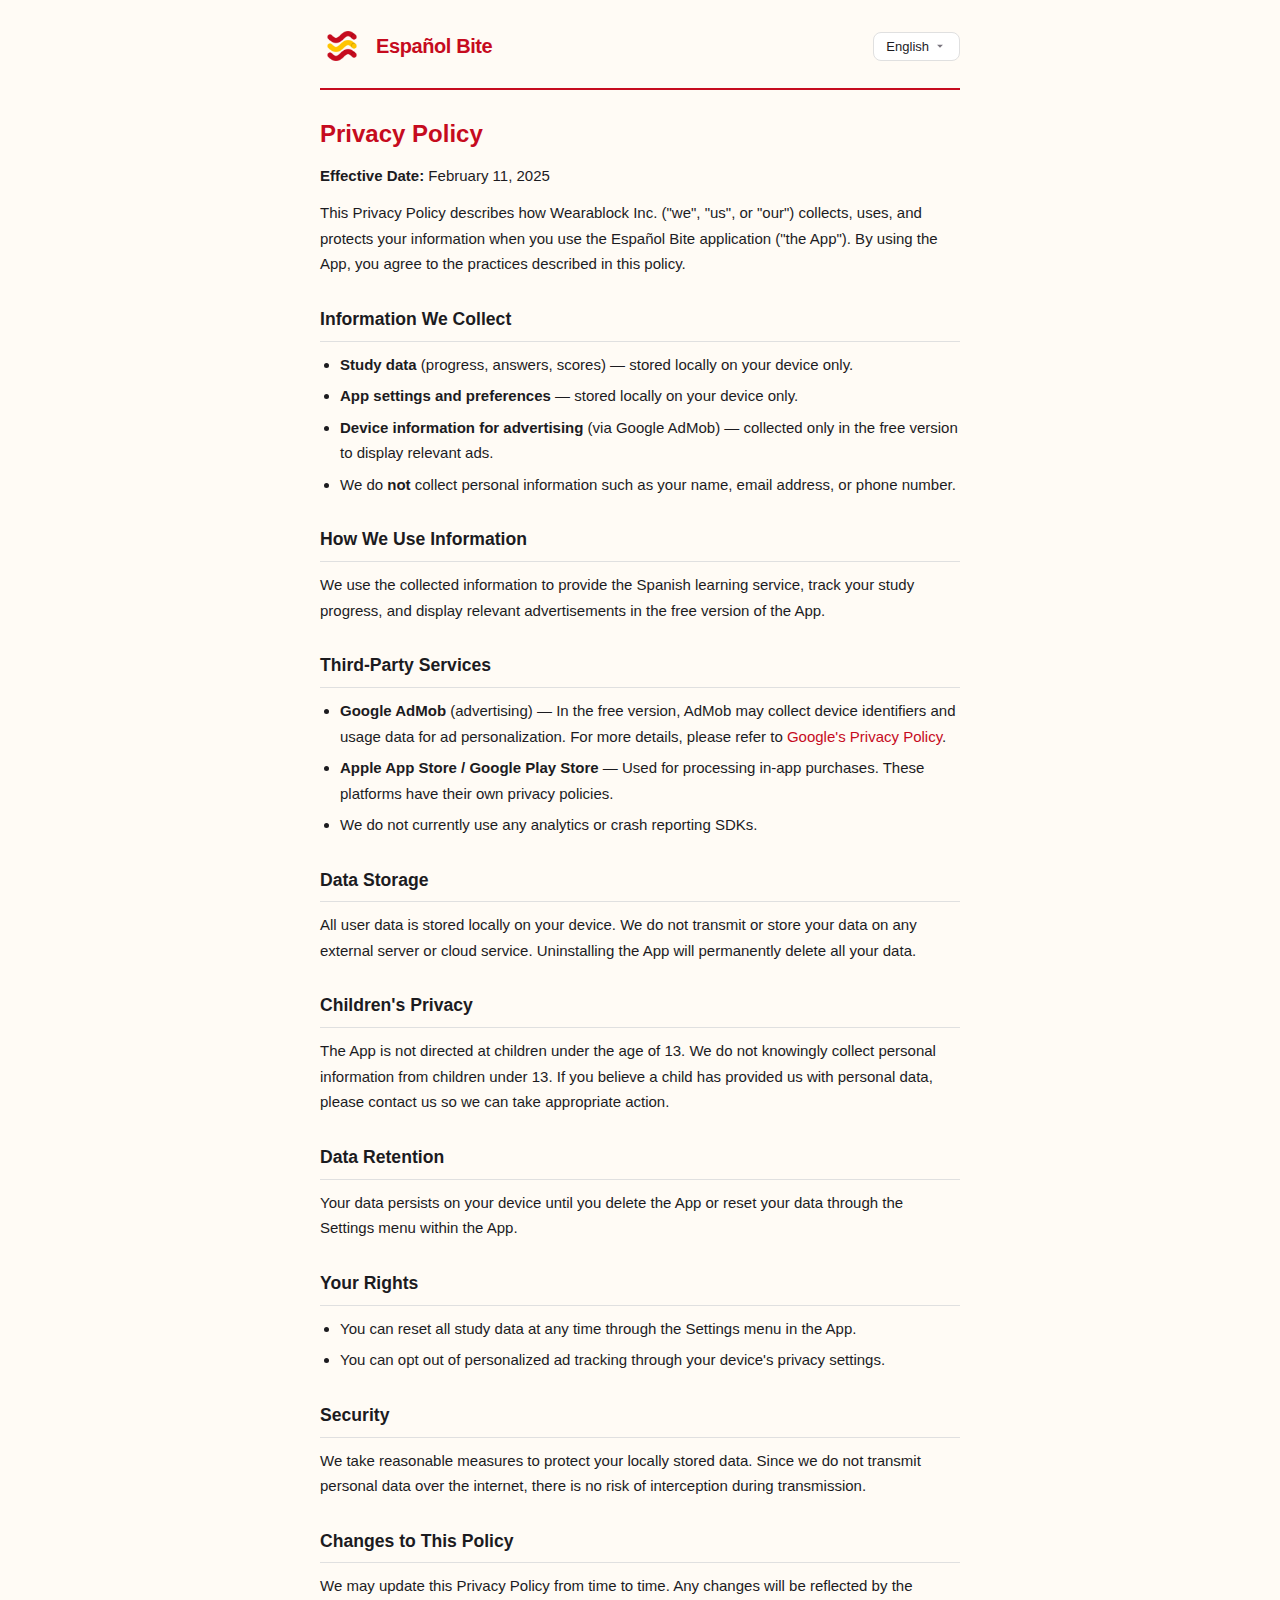
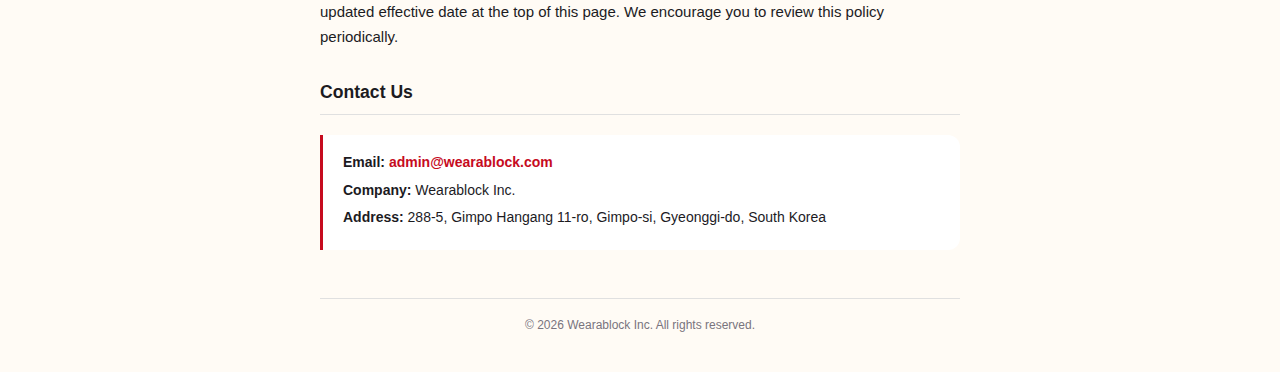
<file: docs/privacy.html>
<!DOCTYPE html>
<html lang="en">
<head>
  <meta charset="UTF-8">
  <meta name="viewport" content="width=device-width, initial-scale=1.0">
  <title>Privacy Policy - Español Bite</title>
  <link rel="stylesheet" href="style.css">
</head>
<body>
  <div class="container">
    <header>
      <div class="logo">
        <img src="logo.png" alt="Español Bite">
        <h1>Español Bite</h1>
      </div>
      <div class="lang-selector">
        <button class="lang-btn" onclick="toggleDropdown()">
          <span id="currentLang">English</span>
          <svg viewBox="0 0 24 24"><path d="M7 10l5 5 5-5z"/></svg>
        </button>
        <div id="langDropdown" class="lang-dropdown">
          <button class="lang-option active" onclick="switchLang('en')">English</button>
          <button class="lang-option" onclick="switchLang('ko')">한국어</button>
          <button class="lang-option" onclick="switchLang('ja')">日本語</button>
          <button class="lang-option" onclick="switchLang('zh')">简体中文</button>
          <button class="lang-option" onclick="switchLang('zh-TW')">繁體中文</button>
          <button class="lang-option" onclick="switchLang('de')">Deutsch</button>
          <button class="lang-option" onclick="switchLang('fr')">Français</button>
          <button class="lang-option" onclick="switchLang('es')">Español</button>
          <button class="lang-option" onclick="switchLang('pt')">Português</button>
          <button class="lang-option" onclick="switchLang('it')">Italiano</button>
          <button class="lang-option" onclick="switchLang('ru')">Русский</button>
          <button class="lang-option" onclick="switchLang('ar')">العربية</button>
          <button class="lang-option" onclick="switchLang('th')">ภาษาไทย</button>
          <button class="lang-option" onclick="switchLang('vi')">Tiếng Việt</button>
          <button class="lang-option" onclick="switchLang('id')">Bahasa Indonesia</button>
        </div>
      </div>
    </header>

    <!-- English -->
    <main id="content-en" class="content-section active">
      <h2>Privacy Policy</h2>
      <p><strong>Effective Date:</strong> February 11, 2025</p>
      <p>This Privacy Policy describes how Wearablock Inc. ("we", "us", or "our") collects, uses, and protects your information when you use the Español Bite application ("the App"). By using the App, you agree to the practices described in this policy.</p>

      <h3>Information We Collect</h3>
      <ul>
        <li><strong>Study data</strong> (progress, answers, scores) — stored locally on your device only.</li>
        <li><strong>App settings and preferences</strong> — stored locally on your device only.</li>
        <li><strong>Device information for advertising</strong> (via Google AdMob) — collected only in the free version to display relevant ads.</li>
        <li>We do <strong>not</strong> collect personal information such as your name, email address, or phone number.</li>
      </ul>

      <h3>How We Use Information</h3>
      <p>We use the collected information to provide the Spanish learning service, track your study progress, and display relevant advertisements in the free version of the App.</p>

      <h3>Third-Party Services</h3>
      <ul>
        <li><strong>Google AdMob</strong> (advertising) — In the free version, AdMob may collect device identifiers and usage data for ad personalization. For more details, please refer to <a href="https://policies.google.com/privacy" target="_blank">Google's Privacy Policy</a>.</li>
        <li><strong>Apple App Store / Google Play Store</strong> — Used for processing in-app purchases. These platforms have their own privacy policies.</li>
        <li>We do not currently use any analytics or crash reporting SDKs.</li>
      </ul>

      <h3>Data Storage</h3>
      <p>All user data is stored locally on your device. We do not transmit or store your data on any external server or cloud service. Uninstalling the App will permanently delete all your data.</p>

      <h3>Children's Privacy</h3>
      <p>The App is not directed at children under the age of 13. We do not knowingly collect personal information from children under 13. If you believe a child has provided us with personal data, please contact us so we can take appropriate action.</p>

      <h3>Data Retention</h3>
      <p>Your data persists on your device until you delete the App or reset your data through the Settings menu within the App.</p>

      <h3>Your Rights</h3>
      <ul>
        <li>You can reset all study data at any time through the Settings menu in the App.</li>
        <li>You can opt out of personalized ad tracking through your device's privacy settings.</li>
      </ul>

      <h3>Security</h3>
      <p>We take reasonable measures to protect your locally stored data. Since we do not transmit personal data over the internet, there is no risk of interception during transmission.</p>

      <h3>Changes to This Policy</h3>
      <p>We may update this Privacy Policy from time to time. Any changes will be reflected by the updated effective date at the top of this page. We encourage you to review this policy periodically.</p>

      <h3>Contact Us</h3>
      <div class="contact-info">
        <p><strong>Email:</strong> <a href="mailto:admin@wearablock.com">admin@wearablock.com</a></p>
        <p><strong>Company:</strong> Wearablock Inc.</p>
        <p><strong>Address:</strong> 288-5, Gimpo Hangang 11-ro, Gimpo-si, Gyeonggi-do, South Korea</p>
      </div>
    </main>

    <!-- Korean -->
    <main id="content-ko" class="content-section">
      <h2>개인정보 처리방침</h2>
      <p><strong>시행일:</strong> 2025년 2월 11일</p>
      <p>본 개인정보 처리방침은 주식회사 웨어러블록("회사", "우리")이 Español Bite 애플리케이션("앱")을 통해 수집, 이용, 보호하는 정보에 대해 설명합니다. 앱을 사용함으로써 본 방침에 동의하게 됩니다.</p>

      <h3>수집하는 정보</h3>
      <ul>
        <li><strong>학습 데이터</strong> (진행률, 답안, 점수) — 기기에 로컬로만 저장됩니다.</li>
        <li><strong>앱 설정 및 환경설정</strong> — 기기에 로컬로만 저장됩니다.</li>
        <li><strong>광고용 기기 정보</strong> (Google AdMob을 통해) — 무료 버전에서 관련 광고를 표시하기 위해 수집됩니다.</li>
        <li>이름, 이메일 주소, 전화번호 등 <strong>개인정보는 수집하지 않습니다</strong>.</li>
      </ul>

      <h3>정보 이용 방법</h3>
      <p>수집된 정보는 스페인어 학습 서비스 제공, 학습 진행 상황 추적, 무료 버전에서의 관련 광고 표시를 위해 사용됩니다.</p>

      <h3>제3자 서비스</h3>
      <ul>
        <li><strong>Google AdMob</strong> (광고) — 무료 버전에서 AdMob은 광고 맞춤화를 위해 기기 식별자 및 사용 데이터를 수집할 수 있습니다. 자세한 내용은 <a href="https://policies.google.com/privacy" target="_blank">Google 개인정보처리방침</a>을 참조하세요.</li>
        <li><strong>Apple App Store / Google Play Store</strong> — 인앱 구매 처리에 사용됩니다. 각 플랫폼에는 자체 개인정보처리방침이 있습니다.</li>
        <li>현재 분석 또는 오류 보고 SDK는 사용하지 않습니다.</li>
      </ul>

      <h3>데이터 저장</h3>
      <p>모든 사용자 데이터는 기기에 로컬로만 저장됩니다. 외부 서버나 클라우드 서비스에 데이터를 전송하거나 저장하지 않습니다. 앱을 삭제하면 모든 데이터가 영구적으로 삭제됩니다.</p>

      <h3>아동 개인정보 보호</h3>
      <p>본 앱은 만 13세 미만 아동을 대상으로 하지 않습니다. 만 13세 미만 아동의 개인정보를 의도적으로 수집하지 않습니다. 아동이 개인정보를 제공한 것으로 판단되면 적절한 조치를 취할 수 있도록 연락해 주시기 바랍니다.</p>

      <h3>데이터 보존</h3>
      <p>데이터는 앱을 삭제하거나 앱 내 설정에서 데이터를 초기화할 때까지 기기에 유지됩니다.</p>

      <h3>이용자의 권리</h3>
      <ul>
        <li>앱 내 설정 메뉴에서 언제든지 모든 학습 데이터를 초기화할 수 있습니다.</li>
        <li>기기의 개인정보 보호 설정에서 맞춤형 광고 추적을 거부할 수 있습니다.</li>
      </ul>

      <h3>보안</h3>
      <p>로컬에 저장된 데이터를 보호하기 위해 합리적인 조치를 취하고 있습니다. 인터넷을 통해 개인 데이터를 전송하지 않으므로 전송 중 도청 위험이 없습니다.</p>

      <h3>방침 변경</h3>
      <p>본 개인정보 처리방침은 수시로 업데이트될 수 있습니다. 변경 사항은 상단의 시행일에 반영됩니다. 정기적으로 본 방침을 확인하시기 바랍니다.</p>

      <h3>문의하기</h3>
      <div class="contact-info">
        <p><strong>이메일:</strong> <a href="mailto:admin@wearablock.com">admin@wearablock.com</a></p>
        <p><strong>회사명:</strong> 주식회사 웨어러블록</p>
        <p><strong>주소:</strong> 경기도 김포시 김포한강11로 288-5</p>
      </div>
    </main>

    <!-- Japanese -->
    <main id="content-ja" class="content-section">
      <h2>プライバシーポリシー</h2>
      <p><strong>施行日:</strong> 2025年2月11日</p>
      <p>本プライバシーポリシーは、Wearablock Inc.（「当社」）がEspañol Biteアプリケーション（「本アプリ」）を通じて収集、利用、保護する情報について説明します。本アプリを使用することにより、本ポリシーに記載された内容に同意したものとみなされます。</p>

      <h3>収集する情報</h3>
      <ul>
        <li><strong>学習データ</strong>（進捗、回答、スコア）— お使いのデバイスにのみローカル保存されます。</li>
        <li><strong>アプリの設定・環境設定</strong> — お使いのデバイスにのみローカル保存されます。</li>
        <li><strong>広告用デバイス情報</strong>（Google AdMob経由）— 無料版で関連性の高い広告を表示するために収集されます。</li>
        <li>氏名、メールアドレス、電話番号などの<strong>個人情報は収集しません</strong>。</li>
      </ul>

      <h3>情報の利用方法</h3>
      <p>収集した情報は、スペイン語学習サービスの提供、学習進捗の追跡、無料版における関連性の高い広告の表示に使用します。</p>

      <h3>第三者サービス</h3>
      <ul>
        <li><strong>Google AdMob</strong>（広告）— 無料版では、AdMobが広告のパーソナライズのためにデバイス識別子や使用データを収集する場合があります。詳細については<a href="https://policies.google.com/privacy" target="_blank">Googleのプライバシーポリシー</a>をご参照ください。</li>
        <li><strong>Apple App Store / Google Play Store</strong> — アプリ内課金の処理に使用されます。各プラットフォームには独自のプライバシーポリシーがあります。</li>
        <li>現在、分析やクラッシュレポートのSDKは使用していません。</li>
      </ul>

      <h3>データの保存</h3>
      <p>すべてのユーザーデータはお使いのデバイスにローカルで保存されます。外部サーバーやクラウドサービスにデータを送信・保存することはありません。アプリをアンインストールすると、すべてのデータが完全に削除されます。</p>

      <h3>お子様のプライバシー</h3>
      <p>本アプリは13歳未満のお子様を対象としていません。13歳未満のお子様から意図的に個人情報を収集することはありません。お子様が個人情報を提供したと思われる場合は、適切な対応を取るためにご連絡ください。</p>

      <h3>データの保持</h3>
      <p>データは、アプリを削除するか、アプリ内の設定でデータをリセットするまでデバイスに保持されます。</p>

      <h3>お客様の権利</h3>
      <ul>
        <li>アプリ内の設定メニューから、いつでもすべての学習データをリセットできます。</li>
        <li>デバイスのプライバシー設定から、パーソナライズ広告のトラッキングをオプトアウトできます。</li>
      </ul>

      <h3>セキュリティ</h3>
      <p>ローカルに保存されたデータを保護するために合理的な措置を講じています。個人データをインターネット経由で送信しないため、送信中の傍受リスクはありません。</p>

      <h3>ポリシーの変更</h3>
      <p>本プライバシーポリシーは随時更新される場合があります。変更はページ上部の施行日に反映されます。定期的に本ポリシーをご確認ください。</p>

      <h3>お問い合わせ</h3>
      <div class="contact-info">
        <p><strong>メール:</strong> <a href="mailto:admin@wearablock.com">admin@wearablock.com</a></p>
        <p><strong>会社:</strong> Wearablock Inc.</p>
        <p><strong>住所:</strong> 韓国 京畿道 金浦市 金浦漢江11路 288-5</p>
      </div>
    </main>

    <!-- Chinese Simplified -->
    <main id="content-zh" class="content-section">
      <h2>隐私政策</h2>
      <p><strong>生效日期:</strong> 2025年2月11日</p>
      <p>本隐私政策描述了 Wearablock Inc.（"我们"）在您使用 Español Bite 应用程序（"本应用"）时如何收集、使用和保护您的信息。使用本应用即表示您同意本政策中所述的做法。</p>

      <h3>我们收集的信息</h3>
      <ul>
        <li><strong>学习数据</strong>（进度、答案、分数）— 仅存储在您的设备本地。</li>
        <li><strong>应用设置和偏好</strong> — 仅存储在您的设备本地。</li>
        <li><strong>广告用设备信息</strong>（通过 Google AdMob）— 仅在免费版本中收集，用于展示相关广告。</li>
        <li>我们<strong>不会</strong>收集姓名、电子邮件地址或电话号码等个人信息。</li>
      </ul>

      <h3>信息使用方式</h3>
      <p>我们使用收集的信息来提供西班牙语学习服务、跟踪您的学习进度，以及在免费版本中展示相关广告。</p>

      <h3>第三方服务</h3>
      <ul>
        <li><strong>Google AdMob</strong>（广告）— 在免费版本中，AdMob 可能会收集设备标识符和使用数据以进行广告个性化。详情请参阅 <a href="https://policies.google.com/privacy" target="_blank">Google 隐私政策</a>。</li>
        <li><strong>Apple App Store / Google Play Store</strong> — 用于处理应用内购买。这些平台有各自的隐私政策。</li>
        <li>我们目前不使用任何分析或崩溃报告 SDK。</li>
      </ul>

      <h3>数据存储</h3>
      <p>所有用户数据仅存储在您的设备本地。我们不会将您的数据传输或存储到任何外部服务器或云服务。卸载应用将永久删除所有数据。</p>

      <h3>儿童隐私</h3>
      <p>本应用不针对13岁以下的儿童。我们不会有意收集13岁以下儿童的个人信息。如果您认为儿童向我们提供了个人数据，请联系我们以便采取适当措施。</p>

      <h3>数据保留</h3>
      <p>您的数据将保留在设备上，直到您删除应用或通过应用内设置重置数据。</p>

      <h3>您的权利</h3>
      <ul>
        <li>您可以随时通过应用内的设置菜单重置所有学习数据。</li>
        <li>您可以通过设备的隐私设置选择退出个性化广告跟踪。</li>
      </ul>

      <h3>安全性</h3>
      <p>我们采取合理措施保护您本地存储的数据。由于我们不通过互联网传输个人数据，因此不存在传输过程中被截获的风险。</p>

      <h3>政策变更</h3>
      <p>我们可能会不时更新本隐私政策。任何变更将反映在页面顶部更新的生效日期中。建议您定期查阅本政策。</p>

      <h3>联系我们</h3>
      <div class="contact-info">
        <p><strong>邮箱:</strong> <a href="mailto:admin@wearablock.com">admin@wearablock.com</a></p>
        <p><strong>公司:</strong> Wearablock Inc.</p>
        <p><strong>地址:</strong> 韩国 京畿道 金浦市 金浦汉江11路 288-5</p>
      </div>
    </main>

    <!-- Chinese Traditional -->
    <main id="content-zh-TW" class="content-section">
      <h2>隱私權政策</h2>
      <p><strong>生效日期:</strong> 2025年2月11日</p>
      <p>本隱私權政策說明 Wearablock Inc.（「我們」）在您使用 Español Bite 應用程式（「本應用」）時如何收集、使用和保護您的資訊。使用本應用即表示您同意本政策中所述的做法。</p>

      <h3>我們收集的資訊</h3>
      <ul>
        <li><strong>學習資料</strong>（進度、答案、分數）— 僅儲存在您的裝置本機。</li>
        <li><strong>應用程式設定和偏好</strong> — 僅儲存在您的裝置本機。</li>
        <li><strong>廣告用裝置資訊</strong>（透過 Google AdMob）— 僅在免費版本中收集，用於顯示相關廣告。</li>
        <li>我們<strong>不會</strong>收集姓名、電子郵件地址或電話號碼等個人資訊。</li>
      </ul>

      <h3>資訊使用方式</h3>
      <p>我們使用收集的資訊來提供西班牙語學習服務、追蹤您的學習進度，以及在免費版本中顯示相關廣告。</p>

      <h3>第三方服務</h3>
      <ul>
        <li><strong>Google AdMob</strong>（廣告）— 在免費版本中，AdMob 可能會收集裝置識別碼和使用資料以進行廣告個人化。詳情請參閱 <a href="https://policies.google.com/privacy" target="_blank">Google 隱私權政策</a>。</li>
        <li><strong>Apple App Store / Google Play Store</strong> — 用於處理應用程式內購買。這些平台各有其隱私權政策。</li>
        <li>我們目前不使用任何分析或當機報告 SDK。</li>
      </ul>

      <h3>資料儲存</h3>
      <p>所有使用者資料僅儲存在您的裝置本機。我們不會將您的資料傳輸或儲存到任何外部伺服器或雲端服務。解除安裝應用程式將永久刪除所有資料。</p>

      <h3>兒童隱私</h3>
      <p>本應用不針對13歲以下的兒童。我們不會刻意收集13歲以下兒童的個人資訊。如果您認為兒童向我們提供了個人資料，請與我們聯繫以便採取適當措施。</p>

      <h3>資料保留</h3>
      <p>您的資料將保留在裝置上，直到您刪除應用程式或透過應用程式內設定重置資料。</p>

      <h3>您的權利</h3>
      <ul>
        <li>您可以隨時透過應用程式內的設定選單重置所有學習資料。</li>
        <li>您可以透過裝置的隱私設定選擇退出個人化廣告追蹤。</li>
      </ul>

      <h3>安全性</h3>
      <p>我們採取合理措施保護您本機儲存的資料。由於我們不透過網際網路傳輸個人資料，因此不存在傳輸過程中被截取的風險。</p>

      <h3>政策變更</h3>
      <p>我們可能會不時更新本隱私權政策。任何變更將反映在頁面頂部更新的生效日期中。建議您定期查閱本政策。</p>

      <h3>聯繫我們</h3>
      <div class="contact-info">
        <p><strong>信箱:</strong> <a href="mailto:admin@wearablock.com">admin@wearablock.com</a></p>
        <p><strong>公司:</strong> Wearablock Inc.</p>
        <p><strong>地址:</strong> 韓國 京畿道 金浦市 金浦漢江11路 288-5</p>
      </div>
    </main>

    <!-- German -->
    <main id="content-de" class="content-section">
      <h2>Datenschutzrichtlinie</h2>
      <p><strong>Datum des Inkrafttretens:</strong> 11. Februar 2025</p>
      <p>Diese Datenschutzrichtlinie beschreibt, wie Wearablock Inc. ("wir", "uns") Ihre Daten erhebt, verwendet und schützt, wenn Sie die Español Bite-Anwendung ("die App") nutzen. Durch die Nutzung der App stimmen Sie den in dieser Richtlinie beschriebenen Praktiken zu.</p>

      <h3>Informationen, die wir erheben</h3>
      <ul>
        <li><strong>Lerndaten</strong> (Fortschritt, Antworten, Punktzahlen) — werden nur lokal auf Ihrem Gerät gespeichert.</li>
        <li><strong>App-Einstellungen und Präferenzen</strong> — werden nur lokal auf Ihrem Gerät gespeichert.</li>
        <li><strong>Geräteinformationen für Werbung</strong> (über Google AdMob) — werden nur in der kostenlosen Version zur Anzeige relevanter Werbung erhoben.</li>
        <li>Wir erheben <strong>keine</strong> persönlichen Daten wie Name, E-Mail-Adresse oder Telefonnummer.</li>
      </ul>

      <h3>Verwendung der Informationen</h3>
      <p>Wir verwenden die erhobenen Informationen zur Bereitstellung des Spanisch-Lerndienstes, zur Verfolgung Ihres Lernfortschritts und zur Anzeige relevanter Werbung in der kostenlosen Version der App.</p>

      <h3>Drittanbieter-Dienste</h3>
      <ul>
        <li><strong>Google AdMob</strong> (Werbung) — In der kostenlosen Version kann AdMob Gerätekennungen und Nutzungsdaten zur Personalisierung von Werbung erheben. Weitere Informationen finden Sie in der <a href="https://policies.google.com/privacy" target="_blank">Datenschutzrichtlinie von Google</a>.</li>
        <li><strong>Apple App Store / Google Play Store</strong> — Werden für die Abwicklung von In-App-Käufen genutzt. Diese Plattformen haben eigene Datenschutzrichtlinien.</li>
        <li>Wir verwenden derzeit keine Analyse- oder Absturzbericht-SDKs.</li>
      </ul>

      <h3>Datenspeicherung</h3>
      <p>Alle Benutzerdaten werden lokal auf Ihrem Gerät gespeichert. Wir übertragen oder speichern Ihre Daten nicht auf externen Servern oder Cloud-Diensten. Durch die Deinstallation der App werden alle Daten dauerhaft gelöscht.</p>

      <h3>Datenschutz für Kinder</h3>
      <p>Die App richtet sich nicht an Kinder unter 13 Jahren. Wir erheben wissentlich keine personenbezogenen Daten von Kindern unter 13 Jahren. Wenn Sie glauben, dass ein Kind uns persönliche Daten bereitgestellt hat, kontaktieren Sie uns bitte, damit wir geeignete Maßnahmen ergreifen können.</p>

      <h3>Datenaufbewahrung</h3>
      <p>Ihre Daten verbleiben auf Ihrem Gerät, bis Sie die App löschen oder Ihre Daten über das Einstellungsmenü in der App zurücksetzen.</p>

      <h3>Ihre Rechte</h3>
      <ul>
        <li>Sie können jederzeit alle Lerndaten über das Einstellungsmenü in der App zurücksetzen.</li>
        <li>Sie können personalisiertes Werbe-Tracking über die Datenschutzeinstellungen Ihres Geräts deaktivieren.</li>
      </ul>

      <h3>Sicherheit</h3>
      <p>Wir treffen angemessene Maßnahmen zum Schutz Ihrer lokal gespeicherten Daten. Da wir keine personenbezogenen Daten über das Internet übertragen, besteht kein Risiko eines Abfangens während der Übertragung.</p>

      <h3>Änderungen dieser Richtlinie</h3>
      <p>Wir können diese Datenschutzrichtlinie von Zeit zu Zeit aktualisieren. Änderungen werden durch das aktualisierte Datum des Inkrafttretens oben auf dieser Seite widergespiegelt. Wir empfehlen Ihnen, diese Richtlinie regelmäßig zu überprüfen.</p>

      <h3>Kontakt</h3>
      <div class="contact-info">
        <p><strong>E-Mail:</strong> <a href="mailto:admin@wearablock.com">admin@wearablock.com</a></p>
        <p><strong>Unternehmen:</strong> Wearablock Inc.</p>
        <p><strong>Adresse:</strong> 288-5, Gimpo Hangang 11-ro, Gimpo-si, Gyeonggi-do, Südkorea</p>
      </div>
    </main>

    <!-- French -->
    <main id="content-fr" class="content-section">
      <h2>Politique de confidentialité</h2>
      <p><strong>Date d'entrée en vigueur :</strong> 11 février 2025</p>
      <p>La présente politique de confidentialité décrit comment Wearablock Inc. (« nous ») collecte, utilise et protège vos informations lorsque vous utilisez l'application Español Bite (« l'Application »). En utilisant l'Application, vous acceptez les pratiques décrites dans cette politique.</p>

      <h3>Informations que nous collectons</h3>
      <ul>
        <li><strong>Données d'étude</strong> (progression, réponses, scores) — stockées uniquement en local sur votre appareil.</li>
        <li><strong>Paramètres et préférences de l'application</strong> — stockés uniquement en local sur votre appareil.</li>
        <li><strong>Informations de l'appareil pour la publicité</strong> (via Google AdMob) — collectées uniquement dans la version gratuite pour afficher des publicités pertinentes.</li>
        <li>Nous ne collectons <strong>aucune</strong> information personnelle telle que votre nom, adresse e-mail ou numéro de téléphone.</li>
      </ul>

      <h3>Utilisation des informations</h3>
      <p>Nous utilisons les informations collectées pour fournir le service d'apprentissage de l'espagnol, suivre votre progression et afficher des publicités pertinentes dans la version gratuite de l'Application.</p>

      <h3>Services tiers</h3>
      <ul>
        <li><strong>Google AdMob</strong> (publicité) — Dans la version gratuite, AdMob peut collecter des identifiants d'appareil et des données d'utilisation pour la personnalisation des publicités. Pour plus de détails, consultez la <a href="https://policies.google.com/privacy" target="_blank">Politique de confidentialité de Google</a>.</li>
        <li><strong>Apple App Store / Google Play Store</strong> — Utilisés pour le traitement des achats intégrés. Ces plateformes disposent de leurs propres politiques de confidentialité.</li>
        <li>Nous n'utilisons actuellement aucun SDK d'analyse ou de rapport d'erreurs.</li>
      </ul>

      <h3>Stockage des données</h3>
      <p>Toutes les données utilisateur sont stockées localement sur votre appareil. Nous ne transmettons ni ne stockons vos données sur des serveurs externes ou des services cloud. La désinstallation de l'Application supprimera définitivement toutes vos données.</p>

      <h3>Protection des enfants</h3>
      <p>L'Application ne s'adresse pas aux enfants de moins de 13 ans. Nous ne collectons pas sciemment d'informations personnelles auprès d'enfants de moins de 13 ans. Si vous pensez qu'un enfant nous a fourni des données personnelles, veuillez nous contacter afin que nous puissions prendre les mesures appropriées.</p>

      <h3>Conservation des données</h3>
      <p>Vos données restent sur votre appareil jusqu'à ce que vous supprimiez l'Application ou réinitialisiez vos données via le menu Paramètres de l'Application.</p>

      <h3>Vos droits</h3>
      <ul>
        <li>Vous pouvez réinitialiser toutes les données d'étude à tout moment via le menu Paramètres de l'Application.</li>
        <li>Vous pouvez désactiver le suivi publicitaire personnalisé via les paramètres de confidentialité de votre appareil.</li>
      </ul>

      <h3>Sécurité</h3>
      <p>Nous prenons des mesures raisonnables pour protéger vos données stockées localement. Comme nous ne transmettons pas de données personnelles via Internet, il n'y a aucun risque d'interception lors de la transmission.</p>

      <h3>Modifications de cette politique</h3>
      <p>Nous pouvons mettre à jour cette politique de confidentialité de temps à autre. Toute modification sera reflétée par la date d'entrée en vigueur mise à jour en haut de cette page. Nous vous encourageons à consulter régulièrement cette politique.</p>

      <h3>Nous contacter</h3>
      <div class="contact-info">
        <p><strong>E-mail :</strong> <a href="mailto:admin@wearablock.com">admin@wearablock.com</a></p>
        <p><strong>Société :</strong> Wearablock Inc.</p>
        <p><strong>Adresse :</strong> 288-5, Gimpo Hangang 11-ro, Gimpo-si, Gyeonggi-do, Corée du Sud</p>
      </div>
    </main>

    <!-- Spanish -->
    <main id="content-es" class="content-section">
      <h2>Política de Privacidad</h2>
      <p><strong>Fecha de vigencia:</strong> 11 de febrero de 2025</p>
      <p>Esta Política de Privacidad describe cómo Wearablock Inc. ("nosotros") recopila, utiliza y protege su información cuando usa la aplicación Español Bite ("la Aplicación"). Al usar la Aplicación, usted acepta las prácticas descritas en esta política.</p>

      <h3>Información que recopilamos</h3>
      <ul>
        <li><strong>Datos de estudio</strong> (progreso, respuestas, puntuaciones) — almacenados únicamente de forma local en su dispositivo.</li>
        <li><strong>Configuración y preferencias de la aplicación</strong> — almacenados únicamente de forma local en su dispositivo.</li>
        <li><strong>Información del dispositivo para publicidad</strong> (a través de Google AdMob) — recopilada solo en la versión gratuita para mostrar anuncios relevantes.</li>
        <li><strong>No</strong> recopilamos información personal como su nombre, dirección de correo electrónico o número de teléfono.</li>
      </ul>

      <h3>Cómo usamos la información</h3>
      <p>Utilizamos la información recopilada para proporcionar el servicio de aprendizaje de español, realizar un seguimiento de su progreso de estudio y mostrar anuncios relevantes en la versión gratuita de la Aplicación.</p>

      <h3>Servicios de terceros</h3>
      <ul>
        <li><strong>Google AdMob</strong> (publicidad) — En la versión gratuita, AdMob puede recopilar identificadores del dispositivo y datos de uso para la personalización de anuncios. Para más detalles, consulte la <a href="https://policies.google.com/privacy" target="_blank">Política de Privacidad de Google</a>.</li>
        <li><strong>Apple App Store / Google Play Store</strong> — Utilizados para procesar compras dentro de la aplicación. Estas plataformas tienen sus propias políticas de privacidad.</li>
        <li>Actualmente no utilizamos ningún SDK de análisis ni de informes de errores.</li>
      </ul>

      <h3>Almacenamiento de datos</h3>
      <p>Todos los datos del usuario se almacenan localmente en su dispositivo. No transmitimos ni almacenamos sus datos en servidores externos ni servicios en la nube. Desinstalar la Aplicación eliminará permanentemente todos sus datos.</p>

      <h3>Privacidad de menores</h3>
      <p>La Aplicación no está dirigida a menores de 13 años. No recopilamos intencionalmente información personal de menores de 13 años. Si cree que un menor nos ha proporcionado datos personales, contáctenos para que podamos tomar las medidas adecuadas.</p>

      <h3>Retención de datos</h3>
      <p>Sus datos permanecen en su dispositivo hasta que elimine la Aplicación o restablezca sus datos a través del menú de Ajustes de la Aplicación.</p>

      <h3>Sus derechos</h3>
      <ul>
        <li>Puede restablecer todos los datos de estudio en cualquier momento a través del menú de Ajustes de la Aplicación.</li>
        <li>Puede desactivar el seguimiento de anuncios personalizados a través de la configuración de privacidad de su dispositivo.</li>
      </ul>

      <h3>Seguridad</h3>
      <p>Tomamos medidas razonables para proteger sus datos almacenados localmente. Dado que no transmitimos datos personales a través de Internet, no existe riesgo de interceptación durante la transmisión.</p>

      <h3>Cambios en esta política</h3>
      <p>Podemos actualizar esta Política de Privacidad de vez en cuando. Los cambios se reflejarán en la fecha de vigencia actualizada en la parte superior de esta página. Le recomendamos revisar esta política periódicamente.</p>

      <h3>Contáctanos</h3>
      <div class="contact-info">
        <p><strong>Correo:</strong> <a href="mailto:admin@wearablock.com">admin@wearablock.com</a></p>
        <p><strong>Empresa:</strong> Wearablock Inc.</p>
        <p><strong>Dirección:</strong> 288-5, Gimpo Hangang 11-ro, Gimpo-si, Gyeonggi-do, Corea del Sur</p>
      </div>
    </main>

    <!-- Portuguese -->
    <main id="content-pt" class="content-section">
      <h2>Política de Privacidade</h2>
      <p><strong>Data de vigência:</strong> 11 de fevereiro de 2025</p>
      <p>Esta Política de Privacidade descreve como a Wearablock Inc. ("nós") coleta, usa e protege suas informações quando você utiliza o aplicativo Español Bite ("o Aplicativo"). Ao usar o Aplicativo, você concorda com as práticas descritas nesta política.</p>

      <h3>Informações que coletamos</h3>
      <ul>
        <li><strong>Dados de estudo</strong> (progresso, respostas, pontuações) — armazenados apenas localmente em seu dispositivo.</li>
        <li><strong>Configurações e preferências do aplicativo</strong> — armazenados apenas localmente em seu dispositivo.</li>
        <li><strong>Informações do dispositivo para publicidade</strong> (via Google AdMob) — coletadas apenas na versão gratuita para exibir anúncios relevantes.</li>
        <li><strong>Não</strong> coletamos informações pessoais como nome, endereço de e-mail ou número de telefone.</li>
      </ul>

      <h3>Como usamos as informações</h3>
      <p>Utilizamos as informações coletadas para fornecer o serviço de aprendizado de espanhol, acompanhar seu progresso de estudo e exibir anúncios relevantes na versão gratuita do Aplicativo.</p>

      <h3>Serviços de terceiros</h3>
      <ul>
        <li><strong>Google AdMob</strong> (publicidade) — Na versão gratuita, o AdMob pode coletar identificadores do dispositivo e dados de uso para personalização de anúncios. Para mais detalhes, consulte a <a href="https://policies.google.com/privacy" target="_blank">Política de Privacidade do Google</a>.</li>
        <li><strong>Apple App Store / Google Play Store</strong> — Utilizados para processar compras dentro do aplicativo. Essas plataformas possuem suas próprias políticas de privacidade.</li>
        <li>Atualmente não utilizamos nenhum SDK de análise ou relatório de falhas.</li>
      </ul>

      <h3>Armazenamento de dados</h3>
      <p>Todos os dados do usuário são armazenados localmente em seu dispositivo. Não transmitimos nem armazenamos seus dados em servidores externos ou serviços de nuvem. Desinstalar o Aplicativo excluirá permanentemente todos os seus dados.</p>

      <h3>Privacidade de crianças</h3>
      <p>O Aplicativo não é destinado a crianças menores de 13 anos. Não coletamos intencionalmente informações pessoais de crianças menores de 13 anos. Se você acredita que uma criança nos forneceu dados pessoais, entre em contato conosco para que possamos tomar as medidas adequadas.</p>

      <h3>Retenção de dados</h3>
      <p>Seus dados permanecem em seu dispositivo até que você exclua o Aplicativo ou redefina seus dados pelo menu de Configurações do Aplicativo.</p>

      <h3>Seus direitos</h3>
      <ul>
        <li>Você pode redefinir todos os dados de estudo a qualquer momento pelo menu de Configurações do Aplicativo.</li>
        <li>Você pode desativar o rastreamento de anúncios personalizados pelas configurações de privacidade do seu dispositivo.</li>
      </ul>

      <h3>Segurança</h3>
      <p>Tomamos medidas razoáveis para proteger seus dados armazenados localmente. Como não transmitimos dados pessoais pela Internet, não há risco de interceptação durante a transmissão.</p>

      <h3>Alterações nesta política</h3>
      <p>Podemos atualizar esta Política de Privacidade periodicamente. Quaisquer alterações serão refletidas pela data de vigência atualizada no topo desta página. Recomendamos que você revise esta política regularmente.</p>

      <h3>Fale conosco</h3>
      <div class="contact-info">
        <p><strong>E-mail:</strong> <a href="mailto:admin@wearablock.com">admin@wearablock.com</a></p>
        <p><strong>Empresa:</strong> Wearablock Inc.</p>
        <p><strong>Endereço:</strong> 288-5, Gimpo Hangang 11-ro, Gimpo-si, Gyeonggi-do, Coreia do Sul</p>
      </div>
    </main>

    <!-- Italian -->
    <main id="content-it" class="content-section">
      <h2>Informativa sulla Privacy</h2>
      <p><strong>Data di decorrenza:</strong> 11 febbraio 2025</p>
      <p>La presente Informativa sulla Privacy descrive come Wearablock Inc. ("noi") raccoglie, utilizza e protegge le tue informazioni quando utilizzi l'applicazione Español Bite ("l'App"). Utilizzando l'App, accetti le pratiche descritte in questa informativa.</p>

      <h3>Informazioni che raccogliamo</h3>
      <ul>
        <li><strong>Dati di studio</strong> (progressi, risposte, punteggi) — memorizzati solo localmente sul tuo dispositivo.</li>
        <li><strong>Impostazioni e preferenze dell'app</strong> — memorizzati solo localmente sul tuo dispositivo.</li>
        <li><strong>Informazioni del dispositivo per la pubblicità</strong> (tramite Google AdMob) — raccolte solo nella versione gratuita per mostrare annunci pertinenti.</li>
        <li><strong>Non</strong> raccogliamo informazioni personali come nome, indirizzo e-mail o numero di telefono.</li>
      </ul>

      <h3>Come utilizziamo le informazioni</h3>
      <p>Utilizziamo le informazioni raccolte per fornire il servizio di apprendimento dello spagnolo, monitorare i tuoi progressi di studio e mostrare annunci pertinenti nella versione gratuita dell'App.</p>

      <h3>Servizi di terze parti</h3>
      <ul>
        <li><strong>Google AdMob</strong> (pubblicità) — Nella versione gratuita, AdMob può raccogliere identificatori del dispositivo e dati di utilizzo per la personalizzazione degli annunci. Per maggiori dettagli, consulta l'<a href="https://policies.google.com/privacy" target="_blank">Informativa sulla Privacy di Google</a>.</li>
        <li><strong>Apple App Store / Google Play Store</strong> — Utilizzati per elaborare gli acquisti in-app. Queste piattaforme hanno le proprie informative sulla privacy.</li>
        <li>Attualmente non utilizziamo SDK di analisi o segnalazione errori.</li>
      </ul>

      <h3>Archiviazione dei dati</h3>
      <p>Tutti i dati dell'utente sono memorizzati localmente sul tuo dispositivo. Non trasmettiamo né archiviamo i tuoi dati su server esterni o servizi cloud. La disinstallazione dell'App eliminerà permanentemente tutti i tuoi dati.</p>

      <h3>Privacy dei minori</h3>
      <p>L'App non è rivolta a minori di 13 anni. Non raccogliamo consapevolmente informazioni personali da minori di 13 anni. Se ritieni che un minore ci abbia fornito dati personali, contattaci affinché possiamo adottare le misure appropriate.</p>

      <h3>Conservazione dei dati</h3>
      <p>I tuoi dati rimangono sul tuo dispositivo fino a quando non elimini l'App o ripristini i dati tramite il menu Impostazioni dell'App.</p>

      <h3>I tuoi diritti</h3>
      <ul>
        <li>Puoi ripristinare tutti i dati di studio in qualsiasi momento tramite il menu Impostazioni dell'App.</li>
        <li>Puoi disattivare il tracciamento pubblicitario personalizzato tramite le impostazioni sulla privacy del tuo dispositivo.</li>
      </ul>

      <h3>Sicurezza</h3>
      <p>Adottiamo misure ragionevoli per proteggere i tuoi dati memorizzati localmente. Poiché non trasmettiamo dati personali tramite Internet, non vi è alcun rischio di intercettazione durante la trasmissione.</p>

      <h3>Modifiche a questa informativa</h3>
      <p>Potremmo aggiornare questa Informativa sulla Privacy di tanto in tanto. Eventuali modifiche saranno riflesse dalla data di decorrenza aggiornata in cima a questa pagina. Ti invitiamo a consultare periodicamente questa informativa.</p>

      <h3>Contattaci</h3>
      <div class="contact-info">
        <p><strong>Email:</strong> <a href="mailto:admin@wearablock.com">admin@wearablock.com</a></p>
        <p><strong>Azienda:</strong> Wearablock Inc.</p>
        <p><strong>Indirizzo:</strong> 288-5, Gimpo Hangang 11-ro, Gimpo-si, Gyeonggi-do, Corea del Sud</p>
      </div>
    </main>

    <!-- Russian -->
    <main id="content-ru" class="content-section">
      <h2>Политика конфиденциальности</h2>
      <p><strong>Дата вступления в силу:</strong> 11 февраля 2025 г.</p>
      <p>Настоящая Политика конфиденциальности описывает, как Wearablock Inc. («мы») собирает, использует и защищает вашу информацию при использовании приложения Español Bite («Приложение»). Используя Приложение, вы соглашаетесь с практиками, описанными в данной политике.</p>

      <h3>Информация, которую мы собираем</h3>
      <ul>
        <li><strong>Учебные данные</strong> (прогресс, ответы, баллы) — хранятся только локально на вашем устройстве.</li>
        <li><strong>Настройки и параметры приложения</strong> — хранятся только локально на вашем устройстве.</li>
        <li><strong>Информация об устройстве для рекламы</strong> (через Google AdMob) — собирается только в бесплатной версии для показа релевантной рекламы.</li>
        <li>Мы <strong>не</strong> собираем личную информацию, такую как имя, адрес электронной почты или номер телефона.</li>
      </ul>

      <h3>Как мы используем информацию</h3>
      <p>Мы используем собранную информацию для предоставления сервиса изучения испанского языка, отслеживания вашего учебного прогресса и показа релевантной рекламы в бесплатной версии Приложения.</p>

      <h3>Сторонние сервисы</h3>
      <ul>
        <li><strong>Google AdMob</strong> (реклама) — В бесплатной версии AdMob может собирать идентификаторы устройства и данные об использовании для персонализации рекламы. Подробнее см. в <a href="https://policies.google.com/privacy" target="_blank">Политике конфиденциальности Google</a>.</li>
        <li><strong>Apple App Store / Google Play Store</strong> — Используются для обработки покупок в приложении. Эти платформы имеют собственные политики конфиденциальности.</li>
        <li>В настоящее время мы не используем SDK для аналитики или отчётов об ошибках.</li>
      </ul>

      <h3>Хранение данных</h3>
      <p>Все пользовательские данные хранятся локально на вашем устройстве. Мы не передаём и не храним ваши данные на внешних серверах или в облачных сервисах. Удаление Приложения навсегда удалит все ваши данные.</p>

      <h3>Конфиденциальность детей</h3>
      <p>Приложение не предназначено для детей младше 13 лет. Мы сознательно не собираем личную информацию детей младше 13 лет. Если вы считаете, что ребёнок предоставил нам личные данные, свяжитесь с нами, чтобы мы могли принять соответствующие меры.</p>

      <h3>Срок хранения данных</h3>
      <p>Ваши данные хранятся на устройстве до тех пор, пока вы не удалите Приложение или не сбросите данные через меню настроек Приложения.</p>

      <h3>Ваши права</h3>
      <ul>
        <li>Вы можете сбросить все учебные данные в любое время через меню настроек Приложения.</li>
        <li>Вы можете отказаться от персонализированного рекламного отслеживания через настройки конфиденциальности вашего устройства.</li>
      </ul>

      <h3>Безопасность</h3>
      <p>Мы принимаем разумные меры для защиты ваших локально хранимых данных. Поскольку мы не передаём персональные данные через Интернет, риск перехвата при передаче отсутствует.</p>

      <h3>Изменения в политике</h3>
      <p>Мы можем время от времени обновлять данную Политику конфиденциальности. Любые изменения будут отражены в обновлённой дате вступления в силу в верхней части этой страницы. Рекомендуем периодически просматривать эту политику.</p>

      <h3>Связаться с нами</h3>
      <div class="contact-info">
        <p><strong>Email:</strong> <a href="mailto:admin@wearablock.com">admin@wearablock.com</a></p>
        <p><strong>Компания:</strong> Wearablock Inc.</p>
        <p><strong>Адрес:</strong> 288-5, Gimpo Hangang 11-ro, Gimpo-si, Gyeonggi-do, Южная Корея</p>
      </div>
    </main>

    <!-- Arabic -->
    <main id="content-ar" class="content-section" dir="rtl">
      <h2>سياسة الخصوصية</h2>
      <p><strong>تاريخ السريان:</strong> 11 فبراير 2025</p>
      <p>تصف سياسة الخصوصية هذه كيف تقوم شركة Wearablock Inc. ("نحن") بجمع معلوماتك واستخدامها وحمايتها عند استخدام تطبيق Español Bite ("التطبيق"). باستخدام التطبيق، فإنك توافق على الممارسات الموضحة في هذه السياسة.</p>

      <h3>المعلومات التي نجمعها</h3>
      <ul>
        <li><strong>بيانات الدراسة</strong> (التقدم، الإجابات، الدرجات) — تُخزّن محليًا على جهازك فقط.</li>
        <li><strong>إعدادات التطبيق والتفضيلات</strong> — تُخزّن محليًا على جهازك فقط.</li>
        <li><strong>معلومات الجهاز للإعلانات</strong> (عبر Google AdMob) — تُجمع فقط في النسخة المجانية لعرض إعلانات ذات صلة.</li>
        <li><strong>لا</strong> نجمع معلومات شخصية مثل الاسم أو عنوان البريد الإلكتروني أو رقم الهاتف.</li>
      </ul>

      <h3>كيف نستخدم المعلومات</h3>
      <p>نستخدم المعلومات المجمعة لتقديم خدمة تعلّم اللغة الإسبانية، وتتبع تقدمك الدراسي، وعرض إعلانات ذات صلة في النسخة المجانية من التطبيق.</p>

      <h3>خدمات الجهات الخارجية</h3>
      <ul>
        <li><strong>Google AdMob</strong> (الإعلانات) — في النسخة المجانية، قد يجمع AdMob معرّفات الجهاز وبيانات الاستخدام لتخصيص الإعلانات. لمزيد من التفاصيل، يرجى الاطلاع على <a href="https://policies.google.com/privacy" target="_blank">سياسة خصوصية Google</a>.</li>
        <li><strong>Apple App Store / Google Play Store</strong> — يُستخدمان لمعالجة عمليات الشراء داخل التطبيق. لكل منصة سياسة خصوصية خاصة بها.</li>
        <li>لا نستخدم حاليًا أي أدوات تحليل أو تقارير أعطال (SDK).</li>
      </ul>

      <h3>تخزين البيانات</h3>
      <p>تُخزّن جميع بيانات المستخدم محليًا على جهازك. لا ننقل أو نخزّن بياناتك على أي خوادم خارجية أو خدمات سحابية. سيؤدي إلغاء تثبيت التطبيق إلى حذف جميع بياناتك نهائيًا.</p>

      <h3>خصوصية الأطفال</h3>
      <p>التطبيق غير موجّه للأطفال دون سن 13 عامًا. لا نجمع عن عمد معلومات شخصية من أطفال دون سن 13 عامًا. إذا كنت تعتقد أن طفلاً قد زوّدنا ببيانات شخصية، يرجى التواصل معنا حتى نتمكن من اتخاذ الإجراءات المناسبة.</p>

      <h3>الاحتفاظ بالبيانات</h3>
      <p>تبقى بياناتك على جهازك حتى تحذف التطبيق أو تعيد تعيين بياناتك من خلال قائمة الإعدادات في التطبيق.</p>

      <h3>حقوقك</h3>
      <ul>
        <li>يمكنك إعادة تعيين جميع بيانات الدراسة في أي وقت من خلال قائمة الإعدادات في التطبيق.</li>
        <li>يمكنك إلغاء الاشتراك في تتبع الإعلانات المخصصة من خلال إعدادات الخصوصية في جهازك.</li>
      </ul>

      <h3>الأمان</h3>
      <p>نتخذ تدابير معقولة لحماية بياناتك المخزّنة محليًا. نظرًا لأننا لا ننقل بيانات شخصية عبر الإنترنت، فلا يوجد خطر اعتراضها أثناء النقل.</p>

      <h3>التغييرات على هذه السياسة</h3>
      <p>قد نقوم بتحديث سياسة الخصوصية هذه من وقت لآخر. ستنعكس أي تغييرات في تاريخ السريان المحدّث أعلى هذه الصفحة. نشجعك على مراجعة هذه السياسة بشكل دوري.</p>

      <h3>اتصل بنا</h3>
      <div class="contact-info">
        <p><strong>البريد الإلكتروني:</strong> <a href="mailto:admin@wearablock.com">admin@wearablock.com</a></p>
        <p><strong>الشركة:</strong> Wearablock Inc.</p>
        <p><strong>العنوان:</strong> 288-5, Gimpo Hangang 11-ro, Gimpo-si, Gyeonggi-do, كوريا الجنوبية</p>
      </div>
    </main>

    <!-- Thai -->
    <main id="content-th" class="content-section">
      <h2>นโยบายความเป็นส่วนตัว</h2>
      <p><strong>วันที่มีผลบังคับใช้:</strong> 11 กุมภาพันธ์ 2025</p>
      <p>นโยบายความเป็นส่วนตัวนี้อธิบายวิธีที่ Wearablock Inc. ("เรา") เก็บรวบรวม ใช้ และปกป้องข้อมูลของคุณเมื่อคุณใช้แอปพลิเคชัน Español Bite ("แอป") การใช้แอปถือว่าคุณยอมรับแนวปฏิบัติที่อธิบายไว้ในนโยบายนี้</p>

      <h3>ข้อมูลที่เราเก็บรวบรวม</h3>
      <ul>
        <li><strong>ข้อมูลการเรียน</strong> (ความคืบหน้า คำตอบ คะแนน) — จัดเก็บในเครื่องของคุณเท่านั้น</li>
        <li><strong>การตั้งค่าและการกำหนดลักษณะของแอป</strong> — จัดเก็บในเครื่องของคุณเท่านั้น</li>
        <li><strong>ข้อมูลอุปกรณ์สำหรับการโฆษณา</strong> (ผ่าน Google AdMob) — เก็บรวบรวมเฉพาะในเวอร์ชันฟรีเพื่อแสดงโฆษณาที่เกี่ยวข้อง</li>
        <li>เรา<strong>ไม่</strong>เก็บรวบรวมข้อมูลส่วนบุคคล เช่น ชื่อ ที่อยู่อีเมล หรือหมายเลขโทรศัพท์</li>
      </ul>

      <h3>วิธีที่เราใช้ข้อมูล</h3>
      <p>เราใช้ข้อมูลที่เก็บรวบรวมเพื่อให้บริการเรียนภาษาสเปน ติดตามความคืบหน้าการเรียนของคุณ และแสดงโฆษณาที่เกี่ยวข้องในเวอร์ชันฟรีของแอป</p>

      <h3>บริการของบุคคลที่สาม</h3>
      <ul>
        <li><strong>Google AdMob</strong> (โฆษณา) — ในเวอร์ชันฟรี AdMob อาจเก็บรวบรวมตัวระบุอุปกรณ์และข้อมูลการใช้งานเพื่อปรับแต่งโฆษณา สำหรับรายละเอียดเพิ่มเติม โปรดดู<a href="https://policies.google.com/privacy" target="_blank">นโยบายความเป็นส่วนตัวของ Google</a></li>
        <li><strong>Apple App Store / Google Play Store</strong> — ใช้สำหรับประมวลผลการซื้อในแอป แต่ละแพลตฟอร์มมีนโยบายความเป็นส่วนตัวของตนเอง</li>
        <li>ปัจจุบันเราไม่ใช้ SDK สำหรับการวิเคราะห์หรือรายงานข้อขัดข้อง</li>
      </ul>

      <h3>การจัดเก็บข้อมูล</h3>
      <p>ข้อมูลผู้ใช้ทั้งหมดจัดเก็บในเครื่องของคุณ เราไม่ส่งหรือจัดเก็บข้อมูลของคุณบนเซิร์ฟเวอร์ภายนอกหรือบริการคลาวด์ การถอนการติดตั้งแอปจะลบข้อมูลทั้งหมดของคุณอย่างถาวร</p>

      <h3>ความเป็นส่วนตัวของเด็ก</h3>
      <p>แอปไม่ได้มุ่งเป้าไปที่เด็กอายุต่ำกว่า 13 ปี เราไม่เก็บรวบรวมข้อมูลส่วนบุคคลจากเด็กอายุต่ำกว่า 13 ปีโดยเจตนา หากคุณเชื่อว่าเด็กได้ให้ข้อมูลส่วนบุคคลแก่เรา โปรดติดต่อเราเพื่อให้เราดำเนินการที่เหมาะสม</p>

      <h3>การเก็บรักษาข้อมูล</h3>
      <p>ข้อมูลของคุณจะอยู่ในเครื่องจนกว่าคุณจะลบแอปหรือรีเซ็ตข้อมูลผ่านเมนูการตั้งค่าในแอป</p>

      <h3>สิทธิ์ของคุณ</h3>
      <ul>
        <li>คุณสามารถรีเซ็ตข้อมูลการเรียนทั้งหมดได้ตลอดเวลาผ่านเมนูการตั้งค่าในแอป</li>
        <li>คุณสามารถยกเลิกการติดตามโฆษณาส่วนบุคคลผ่านการตั้งค่าความเป็นส่วนตัวของอุปกรณ์</li>
      </ul>

      <h3>ความปลอดภัย</h3>
      <p>เราใช้มาตรการที่เหมาะสมเพื่อปกป้องข้อมูลที่จัดเก็บในเครื่องของคุณ เนื่องจากเราไม่ส่งข้อมูลส่วนบุคคลผ่านอินเทอร์เน็ต จึงไม่มีความเสี่ยงที่จะถูกดักจับระหว่างการส่ง</p>

      <h3>การเปลี่ยนแปลงนโยบาย</h3>
      <p>เราอาจอัปเดตนโยบายความเป็นส่วนตัวนี้เป็นครั้งคราว การเปลี่ยนแปลงจะสะท้อนในวันที่มีผลบังคับใช้ที่อัปเดตด้านบนของหน้านี้ เราแนะนำให้คุณตรวจสอบนโยบายนี้เป็นระยะ</p>

      <h3>ติดต่อเรา</h3>
      <div class="contact-info">
        <p><strong>อีเมล:</strong> <a href="mailto:admin@wearablock.com">admin@wearablock.com</a></p>
        <p><strong>บริษัท:</strong> Wearablock Inc.</p>
        <p><strong>ที่อยู่:</strong> 288-5, Gimpo Hangang 11-ro, Gimpo-si, Gyeonggi-do, เกาหลีใต้</p>
      </div>
    </main>

    <!-- Vietnamese -->
    <main id="content-vi" class="content-section">
      <h2>Chính sách Quyền riêng tư</h2>
      <p><strong>Ngày có hiệu lực:</strong> 11 tháng 2 năm 2025</p>
      <p>Chính sách Quyền riêng tư này mô tả cách Wearablock Inc. ("chúng tôi") thu thập, sử dụng và bảo vệ thông tin của bạn khi bạn sử dụng ứng dụng Español Bite ("Ứng dụng"). Bằng việc sử dụng Ứng dụng, bạn đồng ý với các hoạt động được mô tả trong chính sách này.</p>

      <h3>Thông tin chúng tôi thu thập</h3>
      <ul>
        <li><strong>Dữ liệu học tập</strong> (tiến trình, câu trả lời, điểm số) — chỉ được lưu trữ cục bộ trên thiết bị của bạn.</li>
        <li><strong>Cài đặt và tùy chọn ứng dụng</strong> — chỉ được lưu trữ cục bộ trên thiết bị của bạn.</li>
        <li><strong>Thông tin thiết bị cho quảng cáo</strong> (qua Google AdMob) — chỉ được thu thập trong phiên bản miễn phí để hiển thị quảng cáo phù hợp.</li>
        <li>Chúng tôi <strong>không</strong> thu thập thông tin cá nhân như tên, địa chỉ email hoặc số điện thoại.</li>
      </ul>

      <h3>Cách chúng tôi sử dụng thông tin</h3>
      <p>Chúng tôi sử dụng thông tin thu thập được để cung cấp dịch vụ học tiếng Tây Ban Nha, theo dõi tiến trình học tập của bạn và hiển thị quảng cáo phù hợp trong phiên bản miễn phí của Ứng dụng.</p>

      <h3>Dịch vụ bên thứ ba</h3>
      <ul>
        <li><strong>Google AdMob</strong> (quảng cáo) — Trong phiên bản miễn phí, AdMob có thể thu thập mã nhận dạng thiết bị và dữ liệu sử dụng để cá nhân hóa quảng cáo. Để biết thêm chi tiết, vui lòng xem <a href="https://policies.google.com/privacy" target="_blank">Chính sách Quyền riêng tư của Google</a>.</li>
        <li><strong>Apple App Store / Google Play Store</strong> — Được sử dụng để xử lý các giao dịch mua trong ứng dụng. Các nền tảng này có chính sách quyền riêng tư riêng.</li>
        <li>Hiện tại chúng tôi không sử dụng bất kỳ SDK phân tích hoặc báo cáo lỗi nào.</li>
      </ul>

      <h3>Lưu trữ dữ liệu</h3>
      <p>Tất cả dữ liệu người dùng được lưu trữ cục bộ trên thiết bị của bạn. Chúng tôi không truyền tải hoặc lưu trữ dữ liệu của bạn trên bất kỳ máy chủ bên ngoài hoặc dịch vụ đám mây nào. Gỡ cài đặt Ứng dụng sẽ xóa vĩnh viễn tất cả dữ liệu của bạn.</p>

      <h3>Quyền riêng tư của trẻ em</h3>
      <p>Ứng dụng không dành cho trẻ em dưới 13 tuổi. Chúng tôi không cố ý thu thập thông tin cá nhân từ trẻ em dưới 13 tuổi. Nếu bạn cho rằng trẻ em đã cung cấp dữ liệu cá nhân cho chúng tôi, vui lòng liên hệ để chúng tôi có thể thực hiện các biện pháp thích hợp.</p>

      <h3>Thời gian lưu giữ dữ liệu</h3>
      <p>Dữ liệu của bạn được lưu trên thiết bị cho đến khi bạn xóa Ứng dụng hoặc đặt lại dữ liệu thông qua menu Cài đặt trong Ứng dụng.</p>

      <h3>Quyền của bạn</h3>
      <ul>
        <li>Bạn có thể đặt lại tất cả dữ liệu học tập bất kỳ lúc nào thông qua menu Cài đặt trong Ứng dụng.</li>
        <li>Bạn có thể từ chối theo dõi quảng cáo cá nhân hóa thông qua cài đặt quyền riêng tư của thiết bị.</li>
      </ul>

      <h3>Bảo mật</h3>
      <p>Chúng tôi thực hiện các biện pháp hợp lý để bảo vệ dữ liệu được lưu trữ cục bộ của bạn. Vì chúng tôi không truyền dữ liệu cá nhân qua internet, nên không có rủi ro bị chặn trong quá trình truyền tải.</p>

      <h3>Thay đổi chính sách</h3>
      <p>Chúng tôi có thể cập nhật Chính sách Quyền riêng tư này theo thời gian. Mọi thay đổi sẽ được phản ánh qua ngày có hiệu lực được cập nhật ở đầu trang này. Chúng tôi khuyến khích bạn xem lại chính sách này định kỳ.</p>

      <h3>Liên hệ</h3>
      <div class="contact-info">
        <p><strong>Email:</strong> <a href="mailto:admin@wearablock.com">admin@wearablock.com</a></p>
        <p><strong>Công ty:</strong> Wearablock Inc.</p>
        <p><strong>Địa chỉ:</strong> 288-5, Gimpo Hangang 11-ro, Gimpo-si, Gyeonggi-do, Hàn Quốc</p>
      </div>
    </main>

    <!-- Indonesian -->
    <main id="content-id" class="content-section">
      <h2>Kebijakan Privasi</h2>
      <p><strong>Tanggal berlaku:</strong> 11 Februari 2025</p>
      <p>Kebijakan Privasi ini menjelaskan bagaimana Wearablock Inc. ("kami") mengumpulkan, menggunakan, dan melindungi informasi Anda saat menggunakan aplikasi Español Bite ("Aplikasi"). Dengan menggunakan Aplikasi, Anda menyetujui praktik yang dijelaskan dalam kebijakan ini.</p>

      <h3>Informasi yang Kami Kumpulkan</h3>
      <ul>
        <li><strong>Data belajar</strong> (kemajuan, jawaban, skor) — hanya disimpan secara lokal di perangkat Anda.</li>
        <li><strong>Pengaturan dan preferensi aplikasi</strong> — hanya disimpan secara lokal di perangkat Anda.</li>
        <li><strong>Informasi perangkat untuk iklan</strong> (melalui Google AdMob) — hanya dikumpulkan di versi gratis untuk menampilkan iklan yang relevan.</li>
        <li>Kami <strong>tidak</strong> mengumpulkan informasi pribadi seperti nama, alamat email, atau nomor telepon.</li>
      </ul>

      <h3>Cara Kami Menggunakan Informasi</h3>
      <p>Kami menggunakan informasi yang dikumpulkan untuk menyediakan layanan belajar bahasa Spanyol, melacak kemajuan belajar Anda, dan menampilkan iklan yang relevan di versi gratis Aplikasi.</p>

      <h3>Layanan Pihak Ketiga</h3>
      <ul>
        <li><strong>Google AdMob</strong> (periklanan) — Di versi gratis, AdMob dapat mengumpulkan pengenal perangkat dan data penggunaan untuk personalisasi iklan. Untuk detail lebih lanjut, silakan lihat <a href="https://policies.google.com/privacy" target="_blank">Kebijakan Privasi Google</a>.</li>
        <li><strong>Apple App Store / Google Play Store</strong> — Digunakan untuk memproses pembelian dalam aplikasi. Platform-platform ini memiliki kebijakan privasi masing-masing.</li>
        <li>Saat ini kami tidak menggunakan SDK analitik atau pelaporan error apa pun.</li>
      </ul>

      <h3>Penyimpanan Data</h3>
      <p>Semua data pengguna disimpan secara lokal di perangkat Anda. Kami tidak mengirim atau menyimpan data Anda di server eksternal atau layanan cloud apa pun. Menghapus Aplikasi akan menghapus semua data Anda secara permanen.</p>

      <h3>Privasi Anak-anak</h3>
      <p>Aplikasi tidak ditujukan untuk anak-anak di bawah 13 tahun. Kami tidak secara sengaja mengumpulkan informasi pribadi dari anak-anak di bawah 13 tahun. Jika Anda yakin seorang anak telah memberikan data pribadi kepada kami, silakan hubungi kami agar kami dapat mengambil tindakan yang tepat.</p>

      <h3>Retensi Data</h3>
      <p>Data Anda tetap ada di perangkat sampai Anda menghapus Aplikasi atau mereset data melalui menu Pengaturan di dalam Aplikasi.</p>

      <h3>Hak Anda</h3>
      <ul>
        <li>Anda dapat mereset semua data belajar kapan saja melalui menu Pengaturan di dalam Aplikasi.</li>
        <li>Anda dapat menonaktifkan pelacakan iklan yang dipersonalisasi melalui pengaturan privasi perangkat Anda.</li>
      </ul>

      <h3>Keamanan</h3>
      <p>Kami mengambil langkah-langkah yang wajar untuk melindungi data yang disimpan secara lokal di perangkat Anda. Karena kami tidak mengirimkan data pribadi melalui internet, tidak ada risiko penyadapan selama transmisi.</p>

      <h3>Perubahan Kebijakan</h3>
      <p>Kami dapat memperbarui Kebijakan Privasi ini dari waktu ke waktu. Perubahan apa pun akan tercermin pada tanggal berlaku yang diperbarui di bagian atas halaman ini. Kami menyarankan Anda untuk meninjau kebijakan ini secara berkala.</p>

      <h3>Hubungi Kami</h3>
      <div class="contact-info">
        <p><strong>Email:</strong> <a href="mailto:admin@wearablock.com">admin@wearablock.com</a></p>
        <p><strong>Perusahaan:</strong> Wearablock Inc.</p>
        <p><strong>Alamat:</strong> 288-5, Gimpo Hangang 11-ro, Gimpo-si, Gyeonggi-do, Korea Selatan</p>
      </div>
    </main>

    <footer>
      <p>&copy; <span id="copyright-year"></span> Wearablock Inc. All rights reserved.</p>
    </footer>
  </div>

  <script>
    const langNames = {
      'en': 'English', 'ko': '한국어', 'ja': '日本語',
      'zh': '简体中文', 'zh-TW': '繁體中文', 'de': 'Deutsch',
      'fr': 'Français', 'es': 'Español', 'pt': 'Português',
      'it': 'Italiano', 'ru': 'Русский', 'ar': 'العربية',
      'th': 'ภาษาไทย', 'vi': 'Tiếng Việt', 'id': 'Bahasa Indonesia'
    };

    function switchLang(lang) {
      document.querySelectorAll('.content-section').forEach(el => el.classList.remove('active'));
      document.querySelectorAll('.lang-option').forEach(el => el.classList.remove('active'));

      const contentEl = document.getElementById('content-' + lang);
      if (contentEl) {
        contentEl.classList.add('active');
      } else {
        document.getElementById('content-en').classList.add('active');
        lang = 'en';
      }

      document.getElementById('currentLang').textContent = langNames[lang] || 'English';

      const options = document.querySelectorAll('.lang-option');
      options.forEach(opt => {
        if (opt.getAttribute('onclick').includes("'" + lang + "'")) {
          opt.classList.add('active');
        }
      });

      document.getElementById('langDropdown').classList.remove('show');
    }

    function toggleDropdown() {
      document.getElementById('langDropdown').classList.toggle('show');
    }

    document.addEventListener('click', function(e) {
      if (!e.target.closest('.lang-selector')) {
        document.getElementById('langDropdown').classList.remove('show');
      }
    });

    document.addEventListener('DOMContentLoaded', function() {
      const urlParams = new URLSearchParams(window.location.search);
      const lang = urlParams.get('lang');
      if (lang) switchLang(lang);

      const yearEl = document.getElementById('copyright-year');
      if (yearEl) yearEl.textContent = new Date().getFullYear();
    });
  </script>
</body>
</html>
</file>
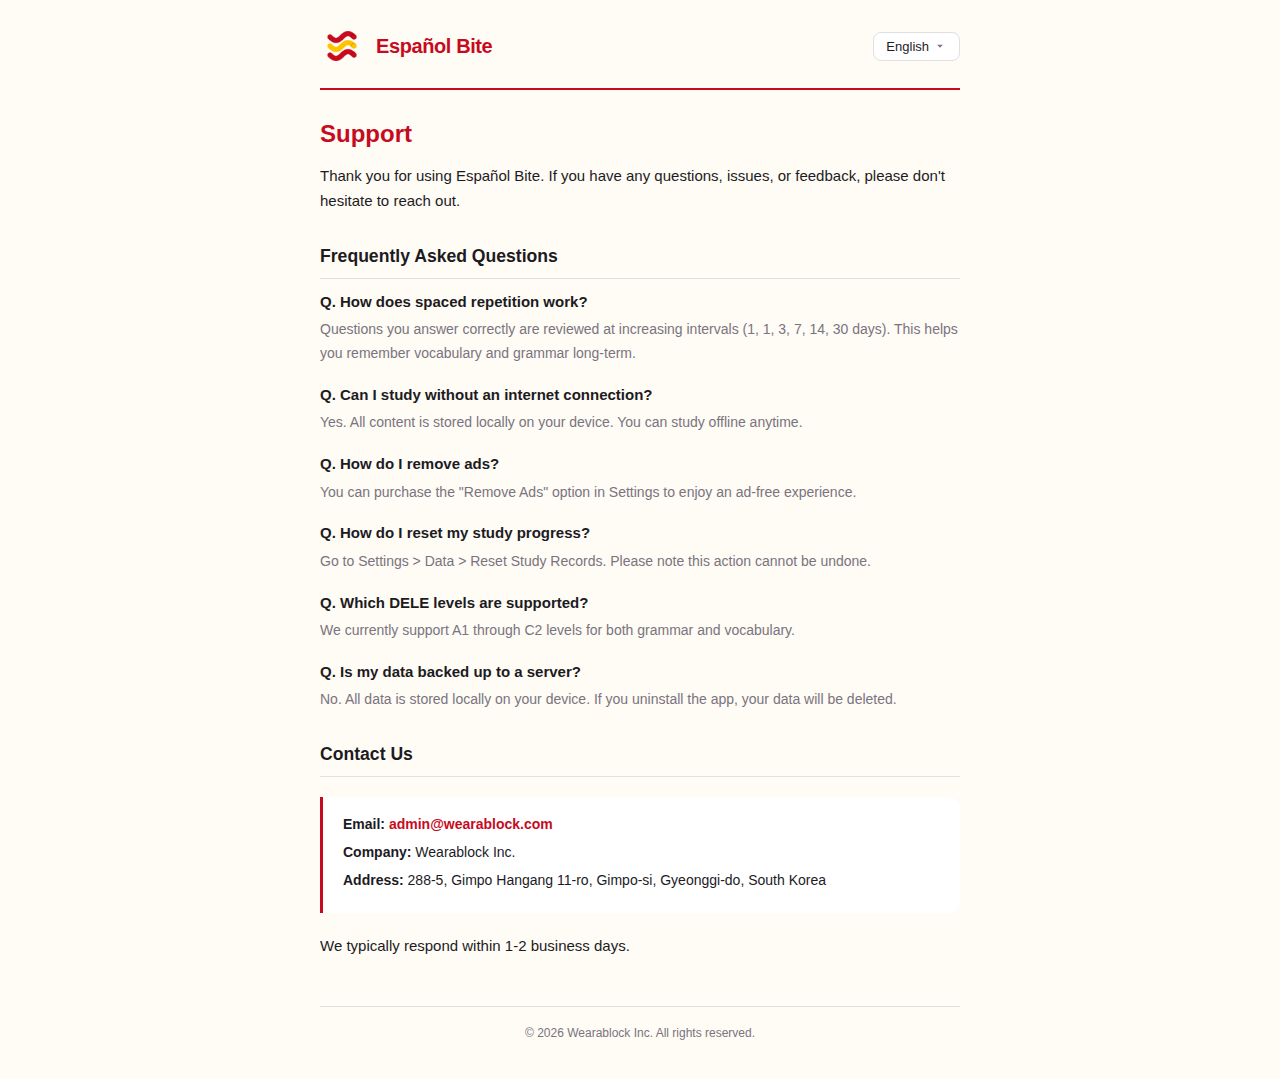
<file: docs/support.html>
<!DOCTYPE html>
<html lang="en">
<head>
  <meta charset="UTF-8">
  <meta name="viewport" content="width=device-width, initial-scale=1.0">
  <title>Support - Español Bite</title>
  <link rel="stylesheet" href="style.css">
</head>
<body>
  <div class="container">
    <header>
      <div class="logo">
        <img src="logo.png" alt="Español Bite">
        <h1>Español Bite</h1>
      </div>
      <div class="lang-selector">
        <button class="lang-btn" onclick="toggleDropdown()">
          <span id="currentLang">English</span>
          <svg viewBox="0 0 24 24"><path d="M7 10l5 5 5-5z"/></svg>
        </button>
        <div id="langDropdown" class="lang-dropdown">
          <button class="lang-option active" onclick="switchLang('en')">English</button>
          <button class="lang-option" onclick="switchLang('ko')">한국어</button>
          <button class="lang-option" onclick="switchLang('ja')">日本語</button>
          <button class="lang-option" onclick="switchLang('zh')">简体中文</button>
          <button class="lang-option" onclick="switchLang('zh-TW')">繁體中文</button>
          <button class="lang-option" onclick="switchLang('de')">Deutsch</button>
          <button class="lang-option" onclick="switchLang('fr')">Français</button>
          <button class="lang-option" onclick="switchLang('es')">Español</button>
          <button class="lang-option" onclick="switchLang('pt')">Português</button>
          <button class="lang-option" onclick="switchLang('it')">Italiano</button>
          <button class="lang-option" onclick="switchLang('ru')">Русский</button>
          <button class="lang-option" onclick="switchLang('ar')">العربية</button>
          <button class="lang-option" onclick="switchLang('th')">ภาษาไทย</button>
          <button class="lang-option" onclick="switchLang('vi')">Tiếng Việt</button>
          <button class="lang-option" onclick="switchLang('id')">Bahasa Indonesia</button>
        </div>
      </div>
    </header>

    <!-- English -->
    <main id="content-en" class="content-section active">
      <h2>Support</h2>
      <p>Thank you for using Español Bite. If you have any questions, issues, or feedback, please don't hesitate to reach out.</p>

      <h3>Frequently Asked Questions</h3>
      <div class="faq-item"><strong>Q. How does spaced repetition work?</strong><p>Questions you answer correctly are reviewed at increasing intervals (1, 1, 3, 7, 14, 30 days). This helps you remember vocabulary and grammar long-term.</p></div>
      <div class="faq-item"><strong>Q. Can I study without an internet connection?</strong><p>Yes. All content is stored locally on your device. You can study offline anytime.</p></div>
      <div class="faq-item"><strong>Q. How do I remove ads?</strong><p>You can purchase the "Remove Ads" option in Settings to enjoy an ad-free experience.</p></div>
      <div class="faq-item"><strong>Q. How do I reset my study progress?</strong><p>Go to Settings > Data > Reset Study Records. Please note this action cannot be undone.</p></div>
      <div class="faq-item"><strong>Q. Which DELE levels are supported?</strong><p>We currently support A1 through C2 levels for both grammar and vocabulary.</p></div>
      <div class="faq-item"><strong>Q. Is my data backed up to a server?</strong><p>No. All data is stored locally on your device. If you uninstall the app, your data will be deleted.</p></div>

      <h3>Contact Us</h3>
      <div class="contact-info">
        <p><strong>Email:</strong> <a href="mailto:admin@wearablock.com">admin@wearablock.com</a></p>
        <p><strong>Company:</strong> Wearablock Inc.</p>
        <p><strong>Address:</strong> 288-5, Gimpo Hangang 11-ro, Gimpo-si, Gyeonggi-do, South Korea</p>
      </div>
      <p>We typically respond within 1-2 business days.</p>
    </main>

    <!-- Korean -->
    <main id="content-ko" class="content-section">
      <h2>고객 지원</h2>
      <p>Español Bite를 이용해 주셔서 감사합니다. 궁금한 점이나 문제가 있으시면 언제든지 연락해 주세요.</p>

      <h3>자주 묻는 질문</h3>
      <div class="faq-item"><strong>Q. 간격 반복 학습은 어떻게 작동하나요?</strong><p>정답을 맞힌 문제는 점점 늘어나는 간격(1, 1, 3, 7, 14, 30일)으로 복습됩니다. 이를 통해 어휘와 문법을 장기적으로 기억할 수 있습니다.</p></div>
      <div class="faq-item"><strong>Q. 인터넷 없이 학습할 수 있나요?</strong><p>네. 모든 콘텐츠는 기기에 로컬로 저장됩니다. 언제든지 오프라인으로 학습할 수 있습니다.</p></div>
      <div class="faq-item"><strong>Q. 광고를 제거하려면 어떻게 하나요?</strong><p>설정 > 프리미엄에서 '광고 제거'를 구매하시면 광고 없이 이용할 수 있습니다.</p></div>
      <div class="faq-item"><strong>Q. 학습 기록을 초기화하려면 어떻게 하나요?</strong><p>설정 > 데이터 > 학습 기록 초기화로 이동하세요. 이 작업은 되돌릴 수 없으니 주의하세요.</p></div>
      <div class="faq-item"><strong>Q. 어떤 DELE 레벨을 지원하나요?</strong><p>현재 문법과 어휘 모두 A1부터 C2까지 지원합니다.</p></div>
      <div class="faq-item"><strong>Q. 데이터가 서버에 백업되나요?</strong><p>아니요. 모든 데이터는 기기에 로컬로만 저장됩니다. 앱을 삭제하면 데이터도 함께 삭제됩니다.</p></div>

      <h3>문의하기</h3>
      <div class="contact-info">
        <p><strong>이메일:</strong> <a href="mailto:admin@wearablock.com">admin@wearablock.com</a></p>
        <p><strong>회사명:</strong> 주식회사 웨어러블록</p>
        <p><strong>주소:</strong> 경기도 김포시 김포한강11로 288-5</p>
      </div>
      <p>보통 영업일 기준 1~2일 이내에 답변드립니다.</p>
    </main>

    <!-- Japanese -->
    <main id="content-ja" class="content-section">
      <h2>サポート</h2>
      <p>Español Biteをご利用いただきありがとうございます。ご質問や問題がございましたら、お気軽にお問い合わせください。</p>

      <h3>よくある質問</h3>
      <div class="faq-item"><strong>Q. 間隔反復学習はどのように機能しますか？</strong><p>正解した問題は、徐々に長くなる間隔（1、1、3、7、14、30日）で復習されます。これにより、語彙や文法を長期的に記憶できます。</p></div>
      <div class="faq-item"><strong>Q. インターネットなしで学習できますか？</strong><p>はい。すべてのコンテンツはデバイスにローカル保存されています。いつでもオフラインで学習できます。</p></div>
      <div class="faq-item"><strong>Q. 広告を削除するにはどうすればいいですか？</strong><p>設定 > プレミアムから「広告削除」を購入すると、広告なしでご利用いただけます。</p></div>
      <div class="faq-item"><strong>Q. 学習記録をリセットするにはどうすればいいですか？</strong><p>設定 > データ > 学習記録リセットに進んでください。この操作は元に戻せませんのでご注意ください。</p></div>
      <div class="faq-item"><strong>Q. どのDELEレベルに対応していますか？</strong><p>現在、文法と語彙の両方でA1からC2まで対応しています。</p></div>
      <div class="faq-item"><strong>Q. データはサーバーにバックアップされますか？</strong><p>いいえ。すべてのデータはデバイスにローカルでのみ保存されます。アプリを削除するとデータも削除されます。</p></div>

      <h3>お問い合わせ</h3>
      <div class="contact-info">
        <p><strong>メール:</strong> <a href="mailto:admin@wearablock.com">admin@wearablock.com</a></p>
        <p><strong>会社:</strong> Wearablock Inc.</p>
        <p><strong>住所:</strong> 韓国 京畿道 金浦市 金浦漢江11路 288-5</p>
      </div>
      <p>通常、1〜2営業日以内にご返信いたします。</p>
    </main>

    <!-- Chinese Simplified -->
    <main id="content-zh" class="content-section">
      <h2>客户支持</h2>
      <p>感谢您使用 Español Bite。如有任何问题或反馈，请随时联系我们。</p>

      <h3>常见问题</h3>
      <div class="faq-item"><strong>Q. 间隔重复学习是如何工作的？</strong><p>答对的题目会以递增的间隔（1、1、3、7、14、30天）进行复习，帮助您长期记忆词汇和语法。</p></div>
      <div class="faq-item"><strong>Q. 可以离线学习吗？</strong><p>可以。所有内容都存储在您的设备上，随时可以离线学习。</p></div>
      <div class="faq-item"><strong>Q. 如何去除广告？</strong><p>在设置 > 高级中购买"去除广告"即可享受无广告体验。</p></div>
      <div class="faq-item"><strong>Q. 如何重置学习记录？</strong><p>前往设置 > 数据 > 重置学习记录。请注意此操作不可撤销。</p></div>
      <div class="faq-item"><strong>Q. 支持哪些DELE级别？</strong><p>目前语法和词汇均支持A1至C2级别。</p></div>
      <div class="faq-item"><strong>Q. 数据会备份到服务器吗？</strong><p>不会。所有数据仅存储在您的设备上。卸载应用后数据将被删除。</p></div>

      <h3>联系我们</h3>
      <div class="contact-info">
        <p><strong>邮箱:</strong> <a href="mailto:admin@wearablock.com">admin@wearablock.com</a></p>
        <p><strong>公司:</strong> Wearablock Inc.</p>
        <p><strong>地址:</strong> 韩国 京畿道 金浦市 金浦汉江11路 288-5</p>
      </div>
      <p>我们通常会在1-2个工作日内回复。</p>
    </main>

    <!-- Chinese Traditional -->
    <main id="content-zh-TW" class="content-section">
      <h2>客戶支援</h2>
      <p>感謝您使用 Español Bite。如有任何問題或意見，請隨時與我們聯繫。</p>

      <h3>常見問題</h3>
      <div class="faq-item"><strong>Q. 間隔重複學習是如何運作的？</strong><p>答對的題目會以遞增的間隔（1、1、3、7、14、30天）進行複習，幫助您長期記憶詞彙和文法。</p></div>
      <div class="faq-item"><strong>Q. 可以離線學習嗎？</strong><p>可以。所有內容都儲存在您的裝置上，隨時可以離線學習。</p></div>
      <div class="faq-item"><strong>Q. 如何移除廣告？</strong><p>在設定 > 進階中購買「移除廣告」即可享受無廣告體驗。</p></div>
      <div class="faq-item"><strong>Q. 如何重置學習記錄？</strong><p>前往設定 > 資料 > 重置學習記錄。請注意此操作無法復原。</p></div>
      <div class="faq-item"><strong>Q. 支援哪些DELE級別？</strong><p>目前文法和詞彙均支援A1至C2級別。</p></div>
      <div class="faq-item"><strong>Q. 資料會備份到伺服器嗎？</strong><p>不會。所有資料僅儲存在您的裝置上。解除安裝應用程式後資料將被刪除。</p></div>

      <h3>聯繫我們</h3>
      <div class="contact-info">
        <p><strong>信箱:</strong> <a href="mailto:admin@wearablock.com">admin@wearablock.com</a></p>
        <p><strong>公司:</strong> Wearablock Inc.</p>
        <p><strong>地址:</strong> 韓國 京畿道 金浦市 金浦漢江11路 288-5</p>
      </div>
      <p>我們通常會在1-2個工作日內回覆。</p>
    </main>

    <!-- German -->
    <main id="content-de" class="content-section">
      <h2>Support</h2>
      <p>Vielen Dank, dass Sie Español Bite verwenden. Bei Fragen oder Problemen kontaktieren Sie uns gerne.</p>

      <h3>Häufig gestellte Fragen</h3>
      <div class="faq-item"><strong>Q. Wie funktioniert die Spaced-Repetition-Methode?</strong><p>Richtig beantwortete Fragen werden in zunehmenden Abständen (1, 1, 3, 7, 14, 30 Tage) wiederholt. So können Sie Vokabeln und Grammatik langfristig behalten.</p></div>
      <div class="faq-item"><strong>Q. Kann ich ohne Internet lernen?</strong><p>Ja. Alle Inhalte werden lokal auf Ihrem Gerät gespeichert. Sie können jederzeit offline lernen.</p></div>
      <div class="faq-item"><strong>Q. Wie entferne ich Werbung?</strong><p>Unter Einstellungen > Premium können Sie „Werbung entfernen" kaufen.</p></div>
      <div class="faq-item"><strong>Q. Wie setze ich meinen Lernfortschritt zurück?</strong><p>Gehen Sie zu Einstellungen > Daten > Lernfortschritt zurücksetzen. Diese Aktion kann nicht rückgängig gemacht werden.</p></div>
      <div class="faq-item"><strong>Q. Welche DELE-Stufen werden unterstützt?</strong><p>Derzeit unterstützen wir A1 bis C2 für Grammatik und Wortschatz.</p></div>
      <div class="faq-item"><strong>Q. Werden meine Daten auf einem Server gesichert?</strong><p>Nein. Alle Daten werden nur lokal auf Ihrem Gerät gespeichert. Beim Deinstallieren der App werden die Daten gelöscht.</p></div>

      <h3>Kontakt</h3>
      <div class="contact-info">
        <p><strong>E-Mail:</strong> <a href="mailto:admin@wearablock.com">admin@wearablock.com</a></p>
        <p><strong>Unternehmen:</strong> Wearablock Inc.</p>
        <p><strong>Adresse:</strong> 288-5, Gimpo Hangang 11-ro, Gimpo-si, Gyeonggi-do, Südkorea</p>
      </div>
      <p>Wir antworten in der Regel innerhalb von 1-2 Werktagen.</p>
    </main>

    <!-- French -->
    <main id="content-fr" class="content-section">
      <h2>Assistance</h2>
      <p>Merci d'utiliser Español Bite. Pour toute question ou problème, n'hésitez pas à nous contacter.</p>

      <h3>Questions fréquentes</h3>
      <div class="faq-item"><strong>Q. Comment fonctionne la répétition espacée ?</strong><p>Les questions auxquelles vous répondez correctement sont révisées à intervalles croissants (1, 1, 3, 7, 14, 30 jours). Cela vous aide à mémoriser le vocabulaire et la grammaire sur le long terme.</p></div>
      <div class="faq-item"><strong>Q. Puis-je étudier sans connexion Internet ?</strong><p>Oui. Tout le contenu est stocké localement sur votre appareil. Vous pouvez étudier hors ligne à tout moment.</p></div>
      <div class="faq-item"><strong>Q. Comment supprimer les publicités ?</strong><p>Achetez l'option « Supprimer les publicités » dans Paramètres > Premium.</p></div>
      <div class="faq-item"><strong>Q. Comment réinitialiser ma progression ?</strong><p>Allez dans Paramètres > Données > Réinitialiser les données d'étude. Cette action est irréversible.</p></div>
      <div class="faq-item"><strong>Q. Quels niveaux DELE sont pris en charge ?</strong><p>Nous prenons actuellement en charge les niveaux A1 à C2 pour la grammaire et le vocabulaire.</p></div>
      <div class="faq-item"><strong>Q. Mes données sont-elles sauvegardées sur un serveur ?</strong><p>Non. Toutes les données sont stockées uniquement sur votre appareil. La désinstallation de l'application supprime les données.</p></div>

      <h3>Nous contacter</h3>
      <div class="contact-info">
        <p><strong>E-mail :</strong> <a href="mailto:admin@wearablock.com">admin@wearablock.com</a></p>
        <p><strong>Société :</strong> Wearablock Inc.</p>
        <p><strong>Adresse :</strong> 288-5, Gimpo Hangang 11-ro, Gimpo-si, Gyeonggi-do, Corée du Sud</p>
      </div>
      <p>Nous répondons généralement dans un délai de 1 à 2 jours ouvrables.</p>
    </main>

    <!-- Spanish -->
    <main id="content-es" class="content-section">
      <h2>Soporte</h2>
      <p>Gracias por usar Español Bite. Si tiene alguna pregunta o problema, no dude en contactarnos.</p>

      <h3>Preguntas frecuentes</h3>
      <div class="faq-item"><strong>Q. ¿Cómo funciona la repetición espaciada?</strong><p>Las preguntas que respondas correctamente se repasan a intervalos crecientes (1, 1, 3, 7, 14, 30 días). Esto te ayuda a recordar el vocabulario y la gramática a largo plazo.</p></div>
      <div class="faq-item"><strong>Q. ¿Puedo estudiar sin conexión a Internet?</strong><p>Sí. Todo el contenido se almacena localmente en tu dispositivo. Puedes estudiar sin conexión en cualquier momento.</p></div>
      <div class="faq-item"><strong>Q. ¿Cómo elimino los anuncios?</strong><p>Compra la opción "Eliminar anuncios" en Ajustes > Premium.</p></div>
      <div class="faq-item"><strong>Q. ¿Cómo restablezco mi progreso de estudio?</strong><p>Ve a Ajustes > Datos > Restablecer registros de estudio. Esta acción no se puede deshacer.</p></div>
      <div class="faq-item"><strong>Q. ¿Qué niveles DELE están disponibles?</strong><p>Actualmente admitimos los niveles A1 a C2 tanto en gramática como en vocabulario.</p></div>
      <div class="faq-item"><strong>Q. ¿Se respaldan mis datos en un servidor?</strong><p>No. Todos los datos se almacenan únicamente en tu dispositivo. Al desinstalar la aplicación, los datos se eliminan.</p></div>

      <h3>Contáctanos</h3>
      <div class="contact-info">
        <p><strong>Correo:</strong> <a href="mailto:admin@wearablock.com">admin@wearablock.com</a></p>
        <p><strong>Empresa:</strong> Wearablock Inc.</p>
        <p><strong>Dirección:</strong> 288-5, Gimpo Hangang 11-ro, Gimpo-si, Gyeonggi-do, Corea del Sur</p>
      </div>
      <p>Normalmente respondemos en 1-2 días hábiles.</p>
    </main>

    <!-- Portuguese -->
    <main id="content-pt" class="content-section">
      <h2>Suporte</h2>
      <p>Obrigado por usar o Español Bite. Se tiver dúvidas ou problemas, entre em contato conosco.</p>

      <h3>Perguntas frequentes</h3>
      <div class="faq-item"><strong>Q. Como funciona a repetição espaçada?</strong><p>As questões respondidas corretamente são revisadas em intervalos crescentes (1, 1, 3, 7, 14, 30 dias). Isso ajuda a memorizar vocabulário e gramática a longo prazo.</p></div>
      <div class="faq-item"><strong>Q. Posso estudar sem internet?</strong><p>Sim. Todo o conteúdo é armazenado localmente no seu dispositivo. Você pode estudar offline a qualquer momento.</p></div>
      <div class="faq-item"><strong>Q. Como removo os anúncios?</strong><p>Compre a opção "Remover anúncios" em Configurações > Premium.</p></div>
      <div class="faq-item"><strong>Q. Como redefino meu progresso?</strong><p>Vá para Configurações > Dados > Redefinir registros de estudo. Essa ação não pode ser desfeita.</p></div>
      <div class="faq-item"><strong>Q. Quais níveis DELE são suportados?</strong><p>Atualmente suportamos os níveis A1 a C2 para gramática e vocabulário.</p></div>
      <div class="faq-item"><strong>Q. Meus dados são armazenados em um servidor?</strong><p>Não. Todos os dados são armazenados apenas localmente. Ao desinstalar o app, os dados são excluídos.</p></div>

      <h3>Fale conosco</h3>
      <div class="contact-info">
        <p><strong>E-mail:</strong> <a href="mailto:admin@wearablock.com">admin@wearablock.com</a></p>
        <p><strong>Empresa:</strong> Wearablock Inc.</p>
        <p><strong>Endereço:</strong> 288-5, Gimpo Hangang 11-ro, Gimpo-si, Gyeonggi-do, Coreia do Sul</p>
      </div>
      <p>Normalmente respondemos em 1-2 dias úteis.</p>
    </main>

    <!-- Italian -->
    <main id="content-it" class="content-section">
      <h2>Assistenza</h2>
      <p>Grazie per aver scelto Español Bite. Per domande o problemi, non esitare a contattarci.</p>

      <h3>Domande frequenti</h3>
      <div class="faq-item"><strong>Q. Come funziona la ripetizione spaziata?</strong><p>Le domande a cui rispondi correttamente vengono ripassate a intervalli crescenti (1, 1, 3, 7, 14, 30 giorni). Questo ti aiuta a memorizzare vocabolario e grammatica a lungo termine.</p></div>
      <div class="faq-item"><strong>Q. Posso studiare senza Internet?</strong><p>Sì. Tutti i contenuti sono salvati localmente sul tuo dispositivo. Puoi studiare offline in qualsiasi momento.</p></div>
      <div class="faq-item"><strong>Q. Come rimuovo la pubblicità?</strong><p>Acquista l'opzione "Rimuovi pubblicità" in Impostazioni > Premium.</p></div>
      <div class="faq-item"><strong>Q. Come resetto i miei progressi?</strong><p>Vai su Impostazioni > Dati > Ripristina dati di studio. Questa azione non può essere annullata.</p></div>
      <div class="faq-item"><strong>Q. Quali livelli DELE sono supportati?</strong><p>Attualmente supportiamo i livelli da A1 a C2 per grammatica e vocabolario.</p></div>
      <div class="faq-item"><strong>Q. I miei dati vengono salvati su un server?</strong><p>No. Tutti i dati sono conservati solo localmente. Disinstallando l'app, i dati vengono eliminati.</p></div>

      <h3>Contattaci</h3>
      <div class="contact-info">
        <p><strong>Email:</strong> <a href="mailto:admin@wearablock.com">admin@wearablock.com</a></p>
        <p><strong>Azienda:</strong> Wearablock Inc.</p>
        <p><strong>Indirizzo:</strong> 288-5, Gimpo Hangang 11-ro, Gimpo-si, Gyeonggi-do, Corea del Sud</p>
      </div>
      <p>Di solito rispondiamo entro 1-2 giorni lavorativi.</p>
    </main>

    <!-- Russian -->
    <main id="content-ru" class="content-section">
      <h2>Поддержка</h2>
      <p>Спасибо, что используете Español Bite. Если у вас есть вопросы или проблемы, свяжитесь с нами.</p>

      <h3>Часто задаваемые вопросы</h3>
      <div class="faq-item"><strong>Q. Как работает интервальное повторение?</strong><p>Вопросы, на которые вы ответили правильно, повторяются через увеличивающиеся интервалы (1, 1, 3, 7, 14, 30 дней). Это помогает запоминать лексику и грамматику надолго.</p></div>
      <div class="faq-item"><strong>Q. Можно ли учиться без интернета?</strong><p>Да. Весь контент хранится локально на вашем устройстве. Вы можете заниматься офлайн в любое время.</p></div>
      <div class="faq-item"><strong>Q. Как убрать рекламу?</strong><p>Купите опцию «Убрать рекламу» в разделе Настройки > Премиум.</p></div>
      <div class="faq-item"><strong>Q. Как сбросить прогресс обучения?</strong><p>Перейдите в Настройки > Данные > Сбросить данные обучения. Это действие необратимо.</p></div>
      <div class="faq-item"><strong>Q. Какие уровни DELE поддерживаются?</strong><p>В настоящее время мы поддерживаем уровни от A1 до C2 по грамматике и лексике.</p></div>
      <div class="faq-item"><strong>Q. Сохраняются ли данные на сервере?</strong><p>Нет. Все данные хранятся только локально. При удалении приложения данные удаляются.</p></div>

      <h3>Связаться с нами</h3>
      <div class="contact-info">
        <p><strong>Email:</strong> <a href="mailto:admin@wearablock.com">admin@wearablock.com</a></p>
        <p><strong>Компания:</strong> Wearablock Inc.</p>
        <p><strong>Адрес:</strong> 288-5, Gimpo Hangang 11-ro, Gimpo-si, Gyeonggi-do, Южная Корея</p>
      </div>
      <p>Обычно мы отвечаем в течение 1-2 рабочих дней.</p>
    </main>

    <!-- Arabic -->
    <main id="content-ar" class="content-section" dir="rtl">
      <h2>الدعم</h2>
      <p>شكرًا لاستخدامك Español Bite. إذا كانت لديك أي أسئلة أو مشاكل، لا تتردد في التواصل معنا.</p>

      <h3>الأسئلة الشائعة</h3>
      <div class="faq-item"><strong>س. كيف يعمل التكرار المتباعد؟</strong><p>تتم مراجعة الأسئلة التي تجيب عليها بشكل صحيح على فترات متزايدة (1، 1، 3، 7، 14، 30 يومًا). هذا يساعدك على تذكر المفردات والقواعد على المدى الطويل.</p></div>
      <div class="faq-item"><strong>س. هل يمكنني الدراسة بدون إنترنت؟</strong><p>نعم. جميع المحتويات مخزنة محليًا على جهازك. يمكنك الدراسة بدون اتصال في أي وقت.</p></div>
      <div class="faq-item"><strong>س. كيف أزيل الإعلانات؟</strong><p>اشترِ خيار "إزالة الإعلانات" من الإعدادات > المميز.</p></div>
      <div class="faq-item"><strong>س. كيف أعيد تعيين تقدمي الدراسي؟</strong><p>انتقل إلى الإعدادات > البيانات > إعادة تعيين سجلات الدراسة. لا يمكن التراجع عن هذا الإجراء.</p></div>
      <div class="faq-item"><strong>س. ما مستويات DELE المدعومة؟</strong><p>ندعم حاليًا المستويات من A1 إلى C2 في القواعد والمفردات.</p></div>
      <div class="faq-item"><strong>س. هل يتم نسخ بياناتي احتياطيًا على خادم؟</strong><p>لا. جميع البيانات مخزنة محليًا فقط. عند حذف التطبيق، يتم حذف البيانات.</p></div>

      <h3>اتصل بنا</h3>
      <div class="contact-info">
        <p><strong>البريد الإلكتروني:</strong> <a href="mailto:admin@wearablock.com">admin@wearablock.com</a></p>
        <p><strong>الشركة:</strong> Wearablock Inc.</p>
        <p><strong>العنوان:</strong> 288-5, Gimpo Hangang 11-ro, Gimpo-si, Gyeonggi-do, كوريا الجنوبية</p>
      </div>
      <p>نرد عادةً خلال 1-2 أيام عمل.</p>
    </main>

    <!-- Thai -->
    <main id="content-th" class="content-section">
      <h2>ศูนย์ช่วยเหลือ</h2>
      <p>ขอบคุณที่ใช้ Español Bite หากมีคำถามหรือปัญหาใดๆ สามารถติดต่อเราได้ตลอดเวลา</p>

      <h3>คำถามที่พบบ่อย</h3>
      <div class="faq-item"><strong>Q. การทบทวนแบบเว้นระยะทำงานอย่างไร?</strong><p>คำถามที่คุณตอบถูกจะถูกทบทวนในช่วงเวลาที่เพิ่มขึ้น (1, 1, 3, 7, 14, 30 วัน) ช่วยให้จำคำศัพท์และไวยากรณ์ได้ในระยะยาว</p></div>
      <div class="faq-item"><strong>Q. สามารถเรียนโดยไม่มีอินเทอร์เน็ตได้หรือไม่?</strong><p>ได้ เนื้อหาทั้งหมดจัดเก็บในเครื่องของคุณ สามารถเรียนออฟไลน์ได้ตลอดเวลา</p></div>
      <div class="faq-item"><strong>Q. จะลบโฆษณาได้อย่างไร?</strong><p>ซื้อตัวเลือก "ลบโฆษณา" ในการตั้งค่า > พรีเมียม</p></div>
      <div class="faq-item"><strong>Q. จะรีเซ็ตความคืบหน้าการเรียนได้อย่างไร?</strong><p>ไปที่การตั้งค่า > ข้อมูล > รีเซ็ตบันทึกการเรียน การดำเนินการนี้ไม่สามารถย้อนกลับได้</p></div>
      <div class="faq-item"><strong>Q. รองรับระดับ DELE ใดบ้าง?</strong><p>ปัจจุบันรองรับระดับ A1 ถึง C2 สำหรับไวยากรณ์และคำศัพท์</p></div>
      <div class="faq-item"><strong>Q. ข้อมูลถูกสำรองไปยังเซิร์ฟเวอร์หรือไม่?</strong><p>ไม่ ข้อมูลทั้งหมดจัดเก็บในเครื่องเท่านั้น เมื่อถอนการติดตั้งแอป ข้อมูลจะถูกลบ</p></div>

      <h3>ติดต่อเรา</h3>
      <div class="contact-info">
        <p><strong>อีเมล:</strong> <a href="mailto:admin@wearablock.com">admin@wearablock.com</a></p>
        <p><strong>บริษัท:</strong> Wearablock Inc.</p>
        <p><strong>ที่อยู่:</strong> 288-5, Gimpo Hangang 11-ro, Gimpo-si, Gyeonggi-do, เกาหลีใต้</p>
      </div>
      <p>เรามักจะตอบกลับภายใน 1-2 วันทำการ</p>
    </main>

    <!-- Vietnamese -->
    <main id="content-vi" class="content-section">
      <h2>Hỗ trợ</h2>
      <p>Cảm ơn bạn đã sử dụng Español Bite. Nếu có bất kỳ câu hỏi hay vấn đề nào, hãy liên hệ với chúng tôi.</p>

      <h3>Câu hỏi thường gặp</h3>
      <div class="faq-item"><strong>Q. Phương pháp lặp lại ngắt quãng hoạt động như thế nào?</strong><p>Các câu hỏi bạn trả lời đúng sẽ được ôn tập theo khoảng thời gian tăng dần (1, 1, 3, 7, 14, 30 ngày). Điều này giúp bạn ghi nhớ từ vựng và ngữ pháp lâu dài.</p></div>
      <div class="faq-item"><strong>Q. Tôi có thể học ngoại tuyến không?</strong><p>Có. Tất cả nội dung được lưu trữ cục bộ trên thiết bị của bạn. Bạn có thể học ngoại tuyến bất cứ lúc nào.</p></div>
      <div class="faq-item"><strong>Q. Làm sao để xóa quảng cáo?</strong><p>Mua tùy chọn "Xóa quảng cáo" trong Cài đặt > Cao cấp.</p></div>
      <div class="faq-item"><strong>Q. Làm sao để đặt lại tiến trình học?</strong><p>Đi tới Cài đặt > Dữ liệu > Đặt lại hồ sơ học tập. Hành động này không thể hoàn tác.</p></div>
      <div class="faq-item"><strong>Q. Những cấp độ DELE nào được hỗ trợ?</strong><p>Hiện tại chúng tôi hỗ trợ các cấp độ từ A1 đến C2 cho cả ngữ pháp và từ vựng.</p></div>
      <div class="faq-item"><strong>Q. Dữ liệu có được sao lưu lên máy chủ không?</strong><p>Không. Tất cả dữ liệu chỉ được lưu trữ cục bộ. Khi gỡ cài đặt ứng dụng, dữ liệu sẽ bị xóa.</p></div>

      <h3>Liên hệ</h3>
      <div class="contact-info">
        <p><strong>Email:</strong> <a href="mailto:admin@wearablock.com">admin@wearablock.com</a></p>
        <p><strong>Công ty:</strong> Wearablock Inc.</p>
        <p><strong>Địa chỉ:</strong> 288-5, Gimpo Hangang 11-ro, Gimpo-si, Gyeonggi-do, Hàn Quốc</p>
      </div>
      <p>Chúng tôi thường phản hồi trong vòng 1-2 ngày làm việc.</p>
    </main>

    <!-- Indonesian -->
    <main id="content-id" class="content-section">
      <h2>Dukungan</h2>
      <p>Terima kasih telah menggunakan Español Bite. Jika ada pertanyaan atau masalah, jangan ragu untuk menghubungi kami.</p>

      <h3>Pertanyaan yang Sering Diajukan</h3>
      <div class="faq-item"><strong>Q. Bagaimana cara kerja pengulangan berjarak?</strong><p>Pertanyaan yang dijawab dengan benar akan diulang dalam interval yang meningkat (1, 1, 3, 7, 14, 30 hari). Ini membantu Anda mengingat kosakata dan tata bahasa dalam jangka panjang.</p></div>
      <div class="faq-item"><strong>Q. Bisakah saya belajar tanpa internet?</strong><p>Ya. Semua konten disimpan secara lokal di perangkat Anda. Anda bisa belajar offline kapan saja.</p></div>
      <div class="faq-item"><strong>Q. Bagaimana cara menghapus iklan?</strong><p>Beli opsi "Hapus Iklan" di Pengaturan > Premium.</p></div>
      <div class="faq-item"><strong>Q. Bagaimana cara mereset progres belajar?</strong><p>Buka Pengaturan > Data > Reset Data Belajar. Tindakan ini tidak dapat dibatalkan.</p></div>
      <div class="faq-item"><strong>Q. Level DELE apa saja yang didukung?</strong><p>Saat ini kami mendukung level A1 hingga C2 untuk tata bahasa dan kosakata.</p></div>
      <div class="faq-item"><strong>Q. Apakah data saya dicadangkan ke server?</strong><p>Tidak. Semua data hanya disimpan secara lokal. Saat menghapus aplikasi, data akan terhapus.</p></div>

      <h3>Hubungi Kami</h3>
      <div class="contact-info">
        <p><strong>Email:</strong> <a href="mailto:admin@wearablock.com">admin@wearablock.com</a></p>
        <p><strong>Perusahaan:</strong> Wearablock Inc.</p>
        <p><strong>Alamat:</strong> 288-5, Gimpo Hangang 11-ro, Gimpo-si, Gyeonggi-do, Korea Selatan</p>
      </div>
      <p>Kami biasanya merespons dalam 1-2 hari kerja.</p>
    </main>

    <footer>
      <p>&copy; <span id="copyright-year"></span> Wearablock Inc. All rights reserved.</p>
    </footer>
  </div>

  <script>
    const langNames = {
      'en': 'English', 'ko': '한국어', 'ja': '日本語',
      'zh': '简体中文', 'zh-TW': '繁體中文', 'de': 'Deutsch',
      'fr': 'Français', 'es': 'Español', 'pt': 'Português',
      'it': 'Italiano', 'ru': 'Русский', 'ar': 'العربية',
      'th': 'ภาษาไทย', 'vi': 'Tiếng Việt', 'id': 'Bahasa Indonesia'
    };

    function switchLang(lang) {
      document.querySelectorAll('.content-section').forEach(el => el.classList.remove('active'));
      document.querySelectorAll('.lang-option').forEach(el => el.classList.remove('active'));

      const contentEl = document.getElementById('content-' + lang);
      if (contentEl) {
        contentEl.classList.add('active');
      } else {
        document.getElementById('content-en').classList.add('active');
        lang = 'en';
      }

      document.getElementById('currentLang').textContent = langNames[lang] || 'English';

      const options = document.querySelectorAll('.lang-option');
      options.forEach(opt => {
        if (opt.getAttribute('onclick').includes("'" + lang + "'")) {
          opt.classList.add('active');
        }
      });

      document.getElementById('langDropdown').classList.remove('show');
    }

    function toggleDropdown() {
      document.getElementById('langDropdown').classList.toggle('show');
    }

    document.addEventListener('click', function(e) {
      if (!e.target.closest('.lang-selector')) {
        document.getElementById('langDropdown').classList.remove('show');
      }
    });

    document.addEventListener('DOMContentLoaded', function() {
      const urlParams = new URLSearchParams(window.location.search);
      const lang = urlParams.get('lang');
      if (lang) switchLang(lang);

      const yearEl = document.getElementById('copyright-year');
      if (yearEl) yearEl.textContent = new Date().getFullYear();
    });
  </script>
</body>
</html>
</file>
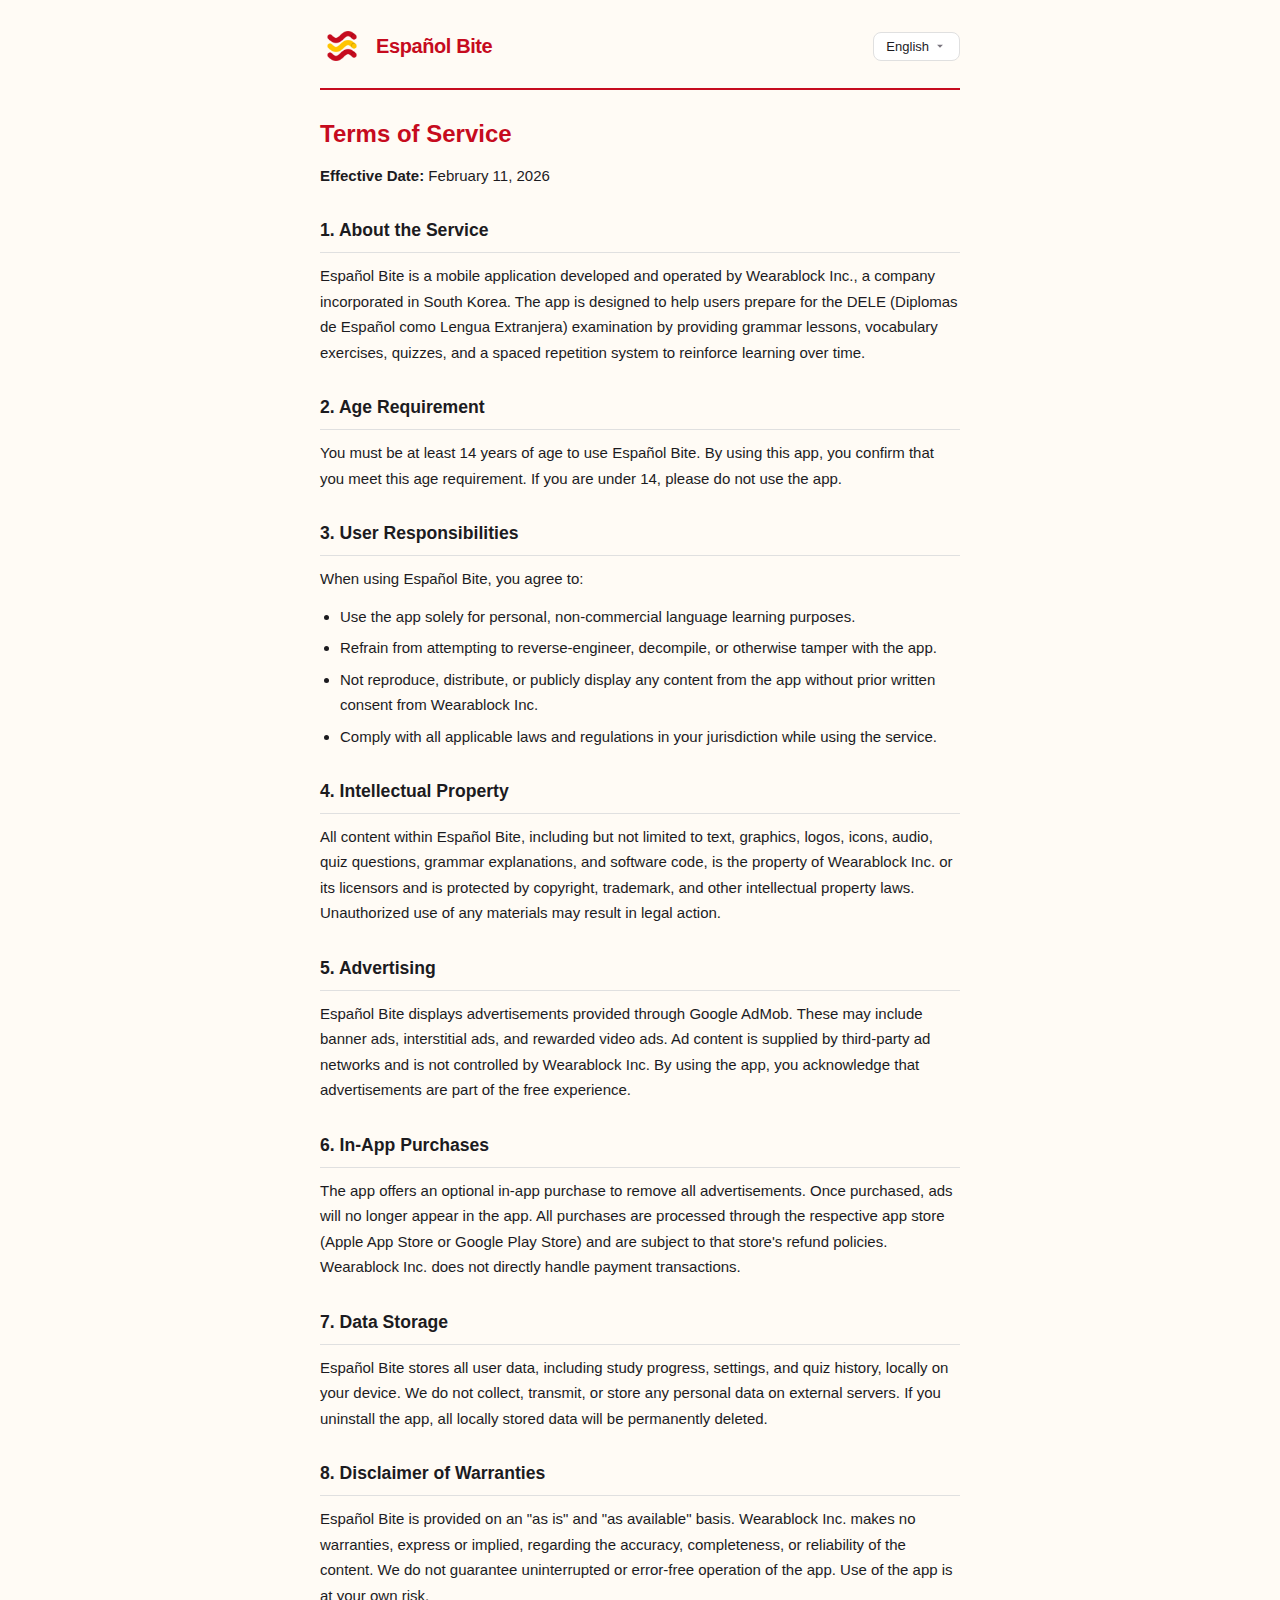
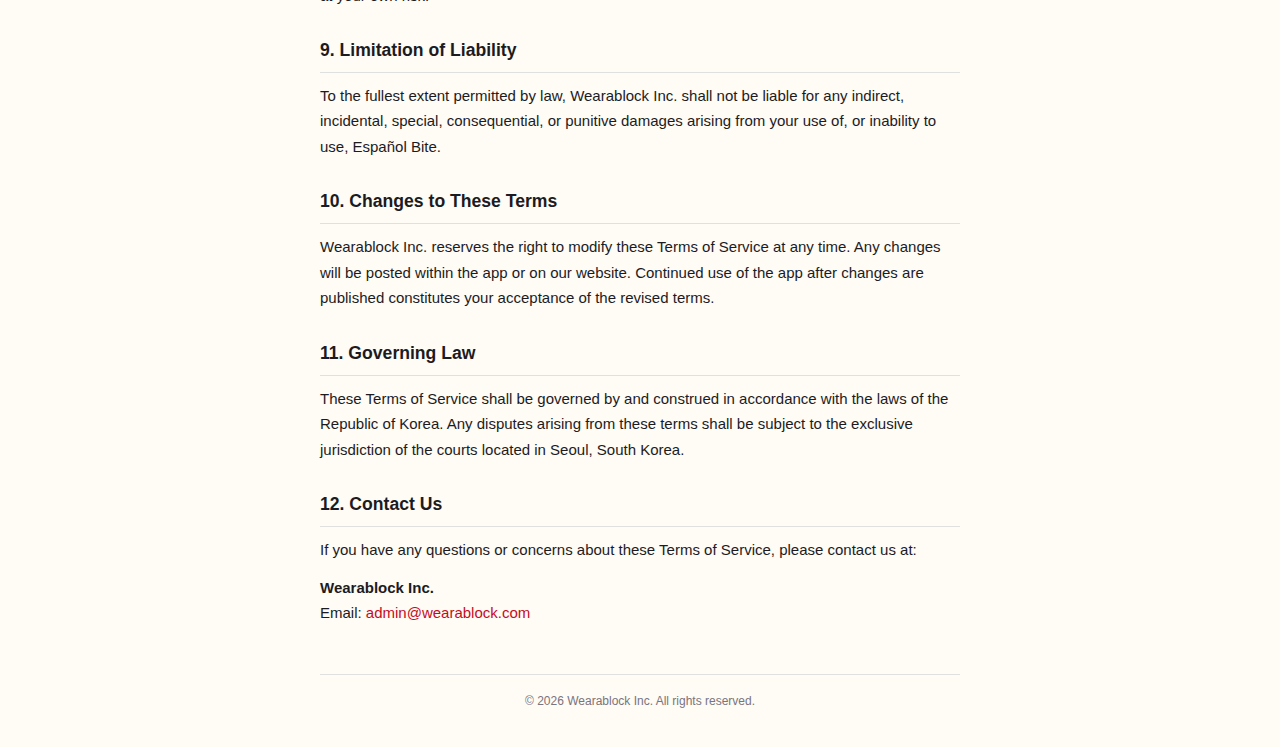
<file: docs/terms.html>
<!DOCTYPE html>
<html lang="en">
<head>
  <meta charset="UTF-8">
  <meta name="viewport" content="width=device-width, initial-scale=1.0">
  <title>Terms of Service - Español Bite</title>
  <link rel="stylesheet" href="style.css">
</head>
<body>
  <div class="container">
    <header>
      <div class="logo">
        <img src="logo.png" alt="Español Bite">
        <h1>Español Bite</h1>
      </div>
      <div class="lang-selector">
        <button class="lang-btn" onclick="toggleDropdown()">
          <span id="currentLang">English</span>
          <svg viewBox="0 0 24 24"><path d="M7 10l5 5 5-5z"/></svg>
        </button>
        <div id="langDropdown" class="lang-dropdown">
          <button class="lang-option active" onclick="switchLang('en')">English</button>
          <button class="lang-option" onclick="switchLang('ko')">한국어</button>
          <button class="lang-option" onclick="switchLang('ja')">日本語</button>
          <button class="lang-option" onclick="switchLang('zh')">简体中文</button>
          <button class="lang-option" onclick="switchLang('zh-TW')">繁體中文</button>
          <button class="lang-option" onclick="switchLang('de')">Deutsch</button>
          <button class="lang-option" onclick="switchLang('fr')">Français</button>
          <button class="lang-option" onclick="switchLang('es')">Español</button>
          <button class="lang-option" onclick="switchLang('pt')">Português</button>
          <button class="lang-option" onclick="switchLang('it')">Italiano</button>
          <button class="lang-option" onclick="switchLang('ru')">Русский</button>
          <button class="lang-option" onclick="switchLang('ar')">العربية</button>
          <button class="lang-option" onclick="switchLang('th')">ภาษาไทย</button>
          <button class="lang-option" onclick="switchLang('vi')">Tiếng Việt</button>
          <button class="lang-option" onclick="switchLang('id')">Bahasa Indonesia</button>
        </div>
      </div>
    </header>

    <!-- ==================== ENGLISH ==================== -->
    <main id="content-en" class="content-section active">
      <h2>Terms of Service</h2>
      <p><strong>Effective Date:</strong> February 11, 2026</p>

      <h3>1. About the Service</h3>
      <p>Español Bite is a mobile application developed and operated by Wearablock Inc., a company incorporated in South Korea. The app is designed to help users prepare for the DELE (Diplomas de Español como Lengua Extranjera) examination by providing grammar lessons, vocabulary exercises, quizzes, and a spaced repetition system to reinforce learning over time.</p>

      <h3>2. Age Requirement</h3>
      <p>You must be at least 14 years of age to use Español Bite. By using this app, you confirm that you meet this age requirement. If you are under 14, please do not use the app.</p>

      <h3>3. User Responsibilities</h3>
      <p>When using Español Bite, you agree to:</p>
      <ul>
        <li>Use the app solely for personal, non-commercial language learning purposes.</li>
        <li>Refrain from attempting to reverse-engineer, decompile, or otherwise tamper with the app.</li>
        <li>Not reproduce, distribute, or publicly display any content from the app without prior written consent from Wearablock Inc.</li>
        <li>Comply with all applicable laws and regulations in your jurisdiction while using the service.</li>
      </ul>

      <h3>4. Intellectual Property</h3>
      <p>All content within Español Bite, including but not limited to text, graphics, logos, icons, audio, quiz questions, grammar explanations, and software code, is the property of Wearablock Inc. or its licensors and is protected by copyright, trademark, and other intellectual property laws. Unauthorized use of any materials may result in legal action.</p>

      <h3>5. Advertising</h3>
      <p>Español Bite displays advertisements provided through Google AdMob. These may include banner ads, interstitial ads, and rewarded video ads. Ad content is supplied by third-party ad networks and is not controlled by Wearablock Inc. By using the app, you acknowledge that advertisements are part of the free experience.</p>

      <h3>6. In-App Purchases</h3>
      <p>The app offers an optional in-app purchase to remove all advertisements. Once purchased, ads will no longer appear in the app. All purchases are processed through the respective app store (Apple App Store or Google Play Store) and are subject to that store's refund policies. Wearablock Inc. does not directly handle payment transactions.</p>

      <h3>7. Data Storage</h3>
      <p>Español Bite stores all user data, including study progress, settings, and quiz history, locally on your device. We do not collect, transmit, or store any personal data on external servers. If you uninstall the app, all locally stored data will be permanently deleted.</p>

      <h3>8. Disclaimer of Warranties</h3>
      <p>Español Bite is provided on an "as is" and "as available" basis. Wearablock Inc. makes no warranties, express or implied, regarding the accuracy, completeness, or reliability of the content. We do not guarantee uninterrupted or error-free operation of the app. Use of the app is at your own risk.</p>

      <h3>9. Limitation of Liability</h3>
      <p>To the fullest extent permitted by law, Wearablock Inc. shall not be liable for any indirect, incidental, special, consequential, or punitive damages arising from your use of, or inability to use, Español Bite.</p>

      <h3>10. Changes to These Terms</h3>
      <p>Wearablock Inc. reserves the right to modify these Terms of Service at any time. Any changes will be posted within the app or on our website. Continued use of the app after changes are published constitutes your acceptance of the revised terms.</p>

      <h3>11. Governing Law</h3>
      <p>These Terms of Service shall be governed by and construed in accordance with the laws of the Republic of Korea. Any disputes arising from these terms shall be subject to the exclusive jurisdiction of the courts located in Seoul, South Korea.</p>

      <h3>12. Contact Us</h3>
      <p>If you have any questions or concerns about these Terms of Service, please contact us at:</p>
      <p><strong>Wearablock Inc.</strong><br>Email: <a href="mailto:admin@wearablock.com">admin@wearablock.com</a></p>
    </main>

    <!-- ==================== KOREAN ==================== -->
    <main id="content-ko" class="content-section">
      <h2>이용약관</h2>
      <p><strong>시행일:</strong> 2026년 2월 11일</p>

      <h3>1. 서비스 소개</h3>
      <p>Español Bite는 대한민국에 설립된 주식회사 위어러블록(Wearablock Inc.)이 개발 및 운영하는 모바일 애플리케이션입니다. 본 앱은 DELE(외국어로서의 스페인어 자격시험) 준비를 위해 문법 학습, 어휘 연습, 퀴즈, 간격 반복 학습 시스템을 제공합니다.</p>

      <h3>2. 연령 요건</h3>
      <p>Español Bite를 이용하려면 만 14세 이상이어야 합니다. 본 앱을 사용함으로써 귀하는 이 연령 요건을 충족함을 확인합니다. 만 14세 미만인 경우 앱 사용을 삼가해 주시기 바랍니다.</p>

      <h3>3. 이용자 책임</h3>
      <p>Español Bite를 이용할 때 다음 사항에 동의합니다:</p>
      <ul>
        <li>개인적인 비상업적 어학 학습 목적으로만 앱을 사용합니다.</li>
        <li>앱의 역공학, 디컴파일 또는 기타 변조를 시도하지 않습니다.</li>
        <li>위어러블록의 사전 서면 동의 없이 앱 내 콘텐츠를 복제, 배포 또는 공개적으로 게시하지 않습니다.</li>
        <li>서비스 이용 시 관할 지역의 모든 관련 법규를 준수합니다.</li>
      </ul>

      <h3>4. 지적 재산권</h3>
      <p>텍스트, 그래픽, 로고, 아이콘, 오디오, 퀴즈 문제, 문법 해설, 소프트웨어 코드를 포함하되 이에 국한되지 않는 Español Bite의 모든 콘텐츠는 위어러블록 또는 그 라이선서의 자산이며, 저작권법, 상표법 및 기타 지적 재산권법의 보호를 받습니다. 자료의 무단 사용 시 법적 조치가 취해질 수 있습니다.</p>

      <h3>5. 광고</h3>
      <p>Español Bite는 Google AdMob을 통해 광고를 표시합니다. 여기에는 배너 광고, 전면 광고, 보상형 동영상 광고가 포함될 수 있습니다. 광고 콘텐츠는 제3자 광고 네트워크를 통해 제공되며 위어러블록이 통제하지 않습니다. 앱을 사용함으로써 광고가 무료 이용 경험의 일부임을 인정합니다.</p>

      <h3>6. 인앱 구매</h3>
      <p>본 앱은 모든 광고를 제거하는 선택적 인앱 구매를 제공합니다. 구매 후에는 앱 내 광고가 더 이상 표시되지 않습니다. 모든 구매는 해당 앱 스토어(Apple App Store 또는 Google Play Store)를 통해 처리되며 해당 스토어의 환불 정책을 따릅니다. 위어러블록은 결제 거래를 직접 처리하지 않습니다.</p>

      <h3>7. 데이터 저장</h3>
      <p>Español Bite는 학습 진행 상황, 설정, 퀴즈 기록 등 모든 사용자 데이터를 기기 내에 로컬로 저장합니다. 당사는 어떠한 개인정보도 외부 서버로 수집, 전송 또는 저장하지 않습니다. 앱을 삭제하면 로컬에 저장된 모든 데이터가 영구적으로 삭제됩니다.</p>

      <h3>8. 보증 부인</h3>
      <p>Español Bite는 "있는 그대로" 및 "이용 가능한 상태로" 제공됩니다. 위어러블록은 콘텐츠의 정확성, 완전성 또는 신뢰성에 관해 명시적이든 묵시적이든 어떠한 보증도 하지 않습니다. 앱의 중단 없는 또는 오류 없는 운영을 보장하지 않습니다. 앱 사용은 본인의 책임 하에 이루어집니다.</p>

      <h3>9. 책임 제한</h3>
      <p>법률이 허용하는 최대 범위 내에서, 위어러블록은 Español Bite의 사용 또는 사용 불능으로 인해 발생하는 간접적, 부수적, 특별, 결과적 또는 징벌적 손해에 대해 책임을 지지 않습니다.</p>

      <h3>10. 약관 변경</h3>
      <p>위어러블록은 언제든지 본 이용약관을 변경할 수 있는 권리를 보유합니다. 변경 사항은 앱 내 또는 당사 웹사이트에 게시됩니다. 변경 사항 게시 후에도 앱을 계속 사용하면 수정된 약관에 동의한 것으로 간주합니다.</p>

      <h3>11. 준거법</h3>
      <p>본 이용약관은 대한민국 법률에 따라 규율되며 해석됩니다. 본 약관에서 발생하는 모든 분쟁은 대한민국 서울에 소재한 법원의 전속 관할에 따릅니다.</p>

      <h3>12. 문의</h3>
      <p>본 이용약관에 관한 질문이나 의견이 있으시면 아래로 연락해 주시기 바랍니다:</p>
      <p><strong>주식회사 위어러블록</strong><br>이메일: <a href="mailto:admin@wearablock.com">admin@wearablock.com</a></p>
    </main>

    <!-- ==================== JAPANESE ==================== -->
    <main id="content-ja" class="content-section">
      <h2>利用規約</h2>
      <p><strong>発効日:</strong> 2026年2月11日</p>

      <h3>1. サービスについて</h3>
      <p>Español Biteは、韓国に設立されたWearablock Inc.が開発・運営するモバイルアプリケーションです。本アプリは、DELE（外国語としてのスペイン語認定証）試験対策として、文法レッスン、語彙練習、クイズ、間隔反復学習システムを提供しています。</p>

      <h3>2. 年齢要件</h3>
      <p>Español Biteを利用するには14歳以上である必要があります。本アプリを使用することにより、この年齢要件を満たしていることを確認したものとみなされます。14歳未満の方はご利用をお控えください。</p>

      <h3>3. ユーザーの責任</h3>
      <p>Español Biteを利用する際、以下の事項に同意するものとします：</p>
      <ul>
        <li>個人的かつ非商用の語学学習目的でのみアプリを使用すること。</li>
        <li>アプリのリバースエンジニアリング、逆コンパイル、その他の改ざんを行わないこと。</li>
        <li>Wearablock Inc.の事前の書面による同意なく、アプリのコンテンツを複製、配布、公開しないこと。</li>
        <li>サービス利用時に、お住まいの地域のすべての適用法令を遵守すること。</li>
      </ul>

      <h3>4. 知的財産権</h3>
      <p>テキスト、グラフィック、ロゴ、アイコン、音声、クイズ問題、文法解説、ソフトウェアコードを含む（ただしこれらに限定されない）Español Bite内のすべてのコンテンツは、Wearablock Inc.またはそのライセンサーの所有物であり、著作権法、商標法、その他の知的財産権法により保護されています。資料の無断使用は法的措置の対象となる場合があります。</p>

      <h3>5. 広告</h3>
      <p>Español BiteはGoogle AdMobを通じて広告を表示します。バナー広告、インタースティシャル広告、リワード動画広告が含まれる場合があります。広告コンテンツはサードパーティの広告ネットワークから提供されており、Wearablock Inc.が管理するものではありません。本アプリを使用することにより、広告が無料体験の一部であることを了承したものとします。</p>

      <h3>6. アプリ内課金</h3>
      <p>本アプリでは、すべての広告を削除するオプションのアプリ内課金を提供しています。購入後、アプリ内に広告は表示されなくなります。すべての購入は、各アプリストア（Apple App StoreまたはGoogle Play Store）を通じて処理され、当該ストアの返金ポリシーに従います。Wearablock Inc.は決済処理を直接行いません。</p>

      <h3>7. データの保存</h3>
      <p>Español Biteは、学習進捗、設定、クイズ履歴を含むすべてのユーザーデータをデバイス内にローカルで保存します。個人データを外部サーバーに収集、送信、保存することは一切ありません。アプリをアンインストールすると、ローカルに保存されたすべてのデータが完全に削除されます。</p>

      <h3>8. 保証の免責</h3>
      <p>Español Biteは「現状のまま」および「利用可能な状態で」提供されます。Wearablock Inc.は、コンテンツの正確性、完全性、信頼性について、明示的または黙示的を問わず、いかなる保証も行いません。アプリの中断のない動作やエラーのない動作を保証するものではありません。アプリの使用はお客様自身の責任で行ってください。</p>

      <h3>9. 責任の制限</h3>
      <p>法律で認められる最大限の範囲において、Wearablock Inc.は、Español Biteの使用または使用不能から生じる間接的、付随的、特別、結果的、または懲罰的損害について一切の責任を負いません。</p>

      <h3>10. 規約の変更</h3>
      <p>Wearablock Inc.は、本利用規約をいつでも変更する権利を留保します。変更はアプリ内または当社ウェブサイトに掲載されます。変更の掲載後にアプリを引き続き使用することで、改定された規約に同意したものとみなされます。</p>

      <h3>11. 準拠法</h3>
      <p>本利用規約は大韓民国の法律に準拠し、それに従って解釈されるものとします。本規約に起因するすべての紛争は、大韓民国ソウルに所在する裁判所の専属管轄に服するものとします。</p>

      <h3>12. お問い合わせ</h3>
      <p>本利用規約に関するご質問やご意見がございましたら、以下までご連絡ください：</p>
      <p><strong>Wearablock Inc.</strong><br>メール: <a href="mailto:admin@wearablock.com">admin@wearablock.com</a></p>
    </main>

    <!-- ==================== SIMPLIFIED CHINESE ==================== -->
    <main id="content-zh" class="content-section">
      <h2>服务条款</h2>
      <p><strong>生效日期：</strong>2026年2月11日</p>

      <h3>1. 服务说明</h3>
      <p>Español Bite 是由韩国公司 Wearablock Inc. 开发和运营的移动应用程序。本应用旨在帮助用户备考 DELE（对外西班牙语水平证书）考试，提供语法课程、词汇练习、测验以及间隔重复学习系统，帮助用户巩固所学知识。</p>

      <h3>2. 年龄要求</h3>
      <p>您必须年满14周岁方可使用 Español Bite。使用本应用即表示您确认已满足此年龄要求。如果您未满14周岁，请勿使用本应用。</p>

      <h3>3. 用户责任</h3>
      <p>使用 Español Bite 时，您同意：</p>
      <ul>
        <li>仅出于个人非商业性语言学习目的使用本应用。</li>
        <li>不得对本应用进行逆向工程、反编译或以其他方式篡改。</li>
        <li>未经 Wearablock Inc. 事先书面同意，不得复制、分发或公开展示应用中的任何内容。</li>
        <li>在使用服务时遵守您所在司法管辖区的所有适用法律法规。</li>
      </ul>

      <h3>4. 知识产权</h3>
      <p>Español Bite 中的所有内容，包括但不限于文本、图形、徽标、图标、音频、测验题目、语法解释和软件代码，均为 Wearablock Inc. 或其许可方的财产，受版权法、商标法和其他知识产权法的保护。未经授权使用任何材料可能导致法律追究。</p>

      <h3>5. 广告</h3>
      <p>Español Bite 通过 Google AdMob 展示广告，包括横幅广告、插屏广告和激励视频广告。广告内容由第三方广告网络提供，Wearablock Inc. 不对其进行控制。使用本应用即表示您承认广告是免费使用体验的一部分。</p>

      <h3>6. 应用内购买</h3>
      <p>本应用提供可选的应用内购买以移除所有广告。购买后，应用中将不再显示广告。所有购买均通过相应的应用商店（Apple App Store 或 Google Play Store）处理，并受该商店退款政策的约束。Wearablock Inc. 不直接处理支付交易。</p>

      <h3>7. 数据存储</h3>
      <p>Español Bite 将所有用户数据（包括学习进度、设置和测验记录）存储在您的设备本地。我们不会向外部服务器收集、传输或存储任何个人数据。卸载应用后，本地存储的所有数据将被永久删除。</p>

      <h3>8. 免责声明</h3>
      <p>Español Bite 按"原样"和"可用"状态提供。Wearablock Inc. 不对内容的准确性、完整性或可靠性作任何明示或暗示的保证。我们不保证应用的不间断或无错误运行。使用本应用的风险由您自行承担。</p>

      <h3>9. 责任限制</h3>
      <p>在法律允许的最大范围内，Wearablock Inc. 不对因您使用或无法使用 Español Bite 而产生的任何间接、附带、特殊、后果性或惩罚性损害承担责任。</p>

      <h3>10. 条款变更</h3>
      <p>Wearablock Inc. 保留随时修改本服务条款的权利。任何变更将在应用内或我们的网站上发布。变更发布后继续使用本应用即表示您接受修订后的条款。</p>

      <h3>11. 适用法律</h3>
      <p>本服务条款受大韩民国法律管辖并据其解释。因本条款引起的任何争议均应提交至韩国首尔的法院专属管辖。</p>

      <h3>12. 联系我们</h3>
      <p>如对本服务条款有任何疑问或意见，请通过以下方式联系我们：</p>
      <p><strong>Wearablock Inc.</strong><br>电子邮件：<a href="mailto:admin@wearablock.com">admin@wearablock.com</a></p>
    </main>

    <!-- ==================== TRADITIONAL CHINESE ==================== -->
    <main id="content-zh-TW" class="content-section">
      <h2>服務條款</h2>
      <p><strong>生效日期：</strong>2026年2月11日</p>

      <h3>1. 服務說明</h3>
      <p>Español Bite 是由韓國公司 Wearablock Inc. 開發及營運的行動應用程式。本應用程式旨在協助使用者準備 DELE（西班牙語作為外語能力檢定）考試，提供文法課程、詞彙練習、測驗及間隔重複學習系統，幫助使用者鞏固所學。</p>

      <h3>2. 年齡要求</h3>
      <p>您必須年滿14歲方可使用 Español Bite。使用本應用程式即表示您確認已符合此年齡要求。若您未滿14歲，請勿使用本應用程式。</p>

      <h3>3. 使用者責任</h3>
      <p>使用 Español Bite 時，您同意：</p>
      <ul>
        <li>僅基於個人非商業性語言學習目的使用本應用程式。</li>
        <li>不得對本應用程式進行逆向工程、反編譯或以其他方式竄改。</li>
        <li>未經 Wearablock Inc. 事先書面同意，不得複製、散佈或公開展示應用程式中的任何內容。</li>
        <li>於使用服務時遵守您所在司法管轄區的所有適用法律法規。</li>
      </ul>

      <h3>4. 智慧財產權</h3>
      <p>Español Bite 中的所有內容，包括但不限於文字、圖形、標誌、圖示、音訊、測驗題目、文法解說及軟體程式碼，均為 Wearablock Inc. 或其授權方之財產，受著作權法、商標法及其他智慧財產權法之保護。未經授權使用任何素材可能導致法律追訴。</p>

      <h3>5. 廣告</h3>
      <p>Español Bite 透過 Google AdMob 顯示廣告，包括橫幅廣告、插頁式廣告及獎勵型影片廣告。廣告內容由第三方廣告聯播網提供，Wearablock Inc. 不負責控制其內容。使用本應用程式即表示您瞭解廣告是免費使用體驗的一部分。</p>

      <h3>6. 應用程式內購買</h3>
      <p>本應用程式提供可選的應用程式內購買以移除所有廣告。購買後，應用程式中將不再顯示廣告。所有購買均透過相應的應用程式商店（Apple App Store 或 Google Play Store）處理，並受該商店退款政策之約束。Wearablock Inc. 不直接處理付款交易。</p>

      <h3>7. 資料儲存</h3>
      <p>Español Bite 將所有使用者資料（包括學習進度、設定及測驗紀錄）儲存於您的裝置本機。我們不會向外部伺服器收集、傳輸或儲存任何個人資料。解除安裝應用程式後，本機儲存的所有資料將被永久刪除。</p>

      <h3>8. 免責聲明</h3>
      <p>Español Bite 按「現狀」及「可用」狀態提供。Wearablock Inc. 不對內容之準確性、完整性或可靠性作任何明示或暗示之保證。我們不保證應用程式之不中斷或無錯誤運作。使用本應用程式之風險由您自行承擔。</p>

      <h3>9. 責任限制</h3>
      <p>在法律允許的最大範圍內，Wearablock Inc. 不對因您使用或無法使用 Español Bite 而產生之任何間接、附帶、特殊、後果性或懲罰性損害承擔責任。</p>

      <h3>10. 條款變更</h3>
      <p>Wearablock Inc. 保留隨時修改本服務條款之權利。任何變更將於應用程式內或本公司網站上公布。變更公布後繼續使用本應用程式即表示您接受修訂後之條款。</p>

      <h3>11. 準據法</h3>
      <p>本服務條款受大韓民國法律管轄並據其解釋。因本條款引起之任何爭議均應提交至韓國首爾之法院專屬管轄。</p>

      <h3>12. 聯絡我們</h3>
      <p>如對本服務條款有任何疑問或意見，請透過以下方式與我們聯絡：</p>
      <p><strong>Wearablock Inc.</strong><br>電子郵件：<a href="mailto:admin@wearablock.com">admin@wearablock.com</a></p>
    </main>

    <!-- ==================== GERMAN ==================== -->
    <main id="content-de" class="content-section">
      <h2>Nutzungsbedingungen</h2>
      <p><strong>Gültig ab:</strong> 11. Februar 2026</p>

      <h3>1. Über den Dienst</h3>
      <p>Español Bite ist eine mobile Anwendung, die von Wearablock Inc., einem in Südkorea eingetragenen Unternehmen, entwickelt und betrieben wird. Die App unterstützt Nutzer bei der Vorbereitung auf die DELE-Prüfung (Diplomas de Español como Lengua Extranjera) und bietet Grammatiklektionen, Wortschatzübungen, Quizaufgaben sowie ein System zur verteilten Wiederholung, um Gelerntes langfristig zu festigen.</p>

      <h3>2. Altersanforderung</h3>
      <p>Zur Nutzung von Español Bite müssen Sie mindestens 14 Jahre alt sein. Durch die Nutzung dieser App bestätigen Sie, dass Sie diese Altersanforderung erfüllen. Falls Sie unter 14 Jahre alt sind, bitten wir Sie, die App nicht zu verwenden.</p>

      <h3>3. Pflichten der Nutzer</h3>
      <p>Bei der Nutzung von Español Bite erklären Sie sich einverstanden:</p>
      <ul>
        <li>Die App ausschließlich für persönliche, nicht-kommerzielle Sprachlernzwecke zu nutzen.</li>
        <li>Kein Reverse Engineering, keine Dekompilierung oder anderweitige Manipulation der App vorzunehmen.</li>
        <li>Keine Inhalte der App ohne vorherige schriftliche Zustimmung von Wearablock Inc. zu vervielfältigen, zu verbreiten oder öffentlich zugänglich zu machen.</li>
        <li>Alle geltenden Gesetze und Vorschriften Ihres Rechtsgebiets bei der Nutzung des Dienstes einzuhalten.</li>
      </ul>

      <h3>4. Geistiges Eigentum</h3>
      <p>Alle Inhalte in Español Bite, einschließlich, aber nicht beschränkt auf Texte, Grafiken, Logos, Symbole, Audiodateien, Quizfragen, Grammatikerklärungen und Softwarecode, sind Eigentum von Wearablock Inc. oder dessen Lizenzgebern und durch Urheberrechts-, Marken- und andere Gesetze zum Schutz geistigen Eigentums geschützt. Die unbefugte Nutzung jeglicher Materialien kann rechtliche Schritte nach sich ziehen.</p>

      <h3>5. Werbung</h3>
      <p>Español Bite zeigt über Google AdMob bereitgestellte Werbung an. Dazu können Banneranzeigen, Interstitial-Anzeigen und belohnungsbasierte Videoanzeigen gehören. Die Werbeinhalte stammen von Drittanbieter-Werbenetzwerken und unterliegen nicht der Kontrolle von Wearablock Inc. Mit der Nutzung der App erkennen Sie an, dass Werbung Bestandteil des kostenlosen Angebots ist.</p>

      <h3>6. In-App-Käufe</h3>
      <p>Die App bietet einen optionalen In-App-Kauf zur Entfernung sämtlicher Werbung an. Nach dem Kauf werden in der App keine Anzeigen mehr angezeigt. Alle Käufe werden über den jeweiligen App Store (Apple App Store oder Google Play Store) abgewickelt und unterliegen den Rückerstattungsrichtlinien des jeweiligen Stores. Wearablock Inc. wickelt keine Zahlungstransaktionen direkt ab.</p>

      <h3>7. Datenspeicherung</h3>
      <p>Español Bite speichert alle Nutzerdaten, einschließlich Lernfortschritt, Einstellungen und Quizverlauf, ausschließlich lokal auf Ihrem Gerät. Wir erheben, übertragen oder speichern keinerlei personenbezogene Daten auf externen Servern. Wenn Sie die App deinstallieren, werden alle lokal gespeicherten Daten unwiderruflich gelöscht.</p>

      <h3>8. Gewährleistungsausschluss</h3>
      <p>Español Bite wird „wie besehen" und „wie verfügbar" bereitgestellt. Wearablock Inc. übernimmt keine ausdrücklichen oder stillschweigenden Gewährleistungen hinsichtlich der Richtigkeit, Vollständigkeit oder Zuverlässigkeit der Inhalte. Ein unterbrechungsfreier oder fehlerfreier Betrieb der App wird nicht garantiert. Die Nutzung der App erfolgt auf eigenes Risiko.</p>

      <h3>9. Haftungsbeschränkung</h3>
      <p>Im größtmöglichen gesetzlich zulässigen Umfang haftet Wearablock Inc. nicht für indirekte, beiläufige, besondere, Folge- oder Strafschäden, die sich aus der Nutzung oder Nichtnutzung von Español Bite ergeben.</p>

      <h3>10. Änderungen dieser Bedingungen</h3>
      <p>Wearablock Inc. behält sich das Recht vor, diese Nutzungsbedingungen jederzeit zu ändern. Änderungen werden in der App oder auf unserer Website veröffentlicht. Die fortgesetzte Nutzung der App nach Veröffentlichung von Änderungen gilt als Ihr Einverständnis mit den überarbeiteten Bedingungen.</p>

      <h3>11. Anwendbares Recht</h3>
      <p>Diese Nutzungsbedingungen unterliegen dem Recht der Republik Korea und werden entsprechend ausgelegt. Für alle Streitigkeiten aus diesen Bedingungen sind ausschließlich die Gerichte in Seoul, Südkorea, zuständig.</p>

      <h3>12. Kontakt</h3>
      <p>Bei Fragen oder Anmerkungen zu diesen Nutzungsbedingungen wenden Sie sich bitte an:</p>
      <p><strong>Wearablock Inc.</strong><br>E-Mail: <a href="mailto:admin@wearablock.com">admin@wearablock.com</a></p>
    </main>

    <!-- ==================== FRENCH ==================== -->
    <main id="content-fr" class="content-section">
      <h2>Conditions d'utilisation</h2>
      <p><strong>Date d'effet :</strong> 11 février 2026</p>

      <h3>1. Description du service</h3>
      <p>Español Bite est une application mobile développée et exploitée par Wearablock Inc., une société établie en Corée du Sud. L'application est conçue pour aider les utilisateurs à préparer l'examen DELE (Diplomas de Español como Lengua Extranjera) en proposant des leçons de grammaire, des exercices de vocabulaire, des quiz et un système de répétition espacée pour consolider les apprentissages dans la durée.</p>

      <h3>2. Condition d'âge</h3>
      <p>Vous devez avoir au moins 14 ans pour utiliser Español Bite. En utilisant cette application, vous confirmez que vous remplissez cette condition d'âge. Si vous avez moins de 14 ans, veuillez ne pas utiliser l'application.</p>

      <h3>3. Responsabilités de l'utilisateur</h3>
      <p>En utilisant Español Bite, vous vous engagez à :</p>
      <ul>
        <li>Utiliser l'application uniquement à des fins personnelles et non commerciales d'apprentissage linguistique.</li>
        <li>Ne pas tenter de procéder à l'ingénierie inverse, à la décompilation ou à toute autre altération de l'application.</li>
        <li>Ne pas reproduire, distribuer ou afficher publiquement tout contenu de l'application sans le consentement écrit préalable de Wearablock Inc.</li>
        <li>Respecter toutes les lois et réglementations applicables dans votre juridiction lors de l'utilisation du service.</li>
      </ul>

      <h3>4. Propriété intellectuelle</h3>
      <p>L'ensemble du contenu de Español Bite, y compris, sans s'y limiter, les textes, graphiques, logos, icônes, fichiers audio, questions de quiz, explications grammaticales et le code logiciel, est la propriété de Wearablock Inc. ou de ses concédants de licence et est protégé par les lois sur le droit d'auteur, les marques et autres droits de propriété intellectuelle. Toute utilisation non autorisée de ces contenus peut donner lieu à des poursuites judiciaires.</p>

      <h3>5. Publicité</h3>
      <p>Español Bite affiche des publicités fournies par Google AdMob. Celles-ci peuvent inclure des bannières publicitaires, des publicités interstitielles et des vidéos récompensées. Le contenu publicitaire est fourni par des réseaux publicitaires tiers et n'est pas contrôlé par Wearablock Inc. En utilisant l'application, vous reconnaissez que la publicité fait partie de l'expérience gratuite.</p>

      <h3>6. Achats intégrés</h3>
      <p>L'application propose un achat intégré facultatif permettant de supprimer toutes les publicités. Une fois l'achat effectué, aucune publicité ne sera plus affichée dans l'application. Tous les achats sont traités par la boutique d'applications correspondante (Apple App Store ou Google Play Store) et sont soumis aux politiques de remboursement de celle-ci. Wearablock Inc. ne traite pas directement les transactions de paiement.</p>

      <h3>7. Stockage des données</h3>
      <p>Español Bite enregistre toutes les données utilisateur, y compris la progression d'apprentissage, les paramètres et l'historique des quiz, localement sur votre appareil. Nous ne collectons, ne transmettons ni ne stockons aucune donnée personnelle sur des serveurs externes. Si vous désinstallez l'application, toutes les données stockées localement seront définitivement supprimées.</p>

      <h3>8. Exclusion de garantie</h3>
      <p>Español Bite est fourni « en l'état » et « selon disponibilité ». Wearablock Inc. ne donne aucune garantie, expresse ou implicite, concernant l'exactitude, l'exhaustivité ou la fiabilité du contenu. Nous ne garantissons pas un fonctionnement ininterrompu ou exempt d'erreurs de l'application. L'utilisation de l'application se fait à vos propres risques.</p>

      <h3>9. Limitation de responsabilité</h3>
      <p>Dans toute la mesure permise par la loi, Wearablock Inc. ne saurait être tenu responsable de tout dommage indirect, accessoire, spécial, consécutif ou punitif résultant de votre utilisation ou de votre impossibilité d'utiliser Español Bite.</p>

      <h3>10. Modification des conditions</h3>
      <p>Wearablock Inc. se réserve le droit de modifier les présentes conditions d'utilisation à tout moment. Toute modification sera publiée dans l'application ou sur notre site web. La poursuite de l'utilisation de l'application après la publication des modifications vaut acceptation des conditions révisées.</p>

      <h3>11. Droit applicable</h3>
      <p>Les présentes conditions d'utilisation sont régies par le droit de la République de Corée et interprétées conformément à celui-ci. Tout litige découlant des présentes conditions relève de la compétence exclusive des tribunaux de Séoul, en Corée du Sud.</p>

      <h3>12. Nous contacter</h3>
      <p>Pour toute question ou préoccupation concernant les présentes conditions d'utilisation, veuillez nous contacter à :</p>
      <p><strong>Wearablock Inc.</strong><br>Courriel : <a href="mailto:admin@wearablock.com">admin@wearablock.com</a></p>
    </main>

    <!-- ==================== SPANISH ==================== -->
    <main id="content-es" class="content-section">
      <h2>Términos de Servicio</h2>
      <p><strong>Fecha de vigencia:</strong> 11 de febrero de 2026</p>

      <h3>1. Descripción del servicio</h3>
      <p>Español Bite es una aplicación móvil desarrollada y operada por Wearablock Inc., una empresa constituida en Corea del Sur. La aplicación está diseñada para ayudar a los usuarios a prepararse para el examen DELE (Diplomas de Español como Lengua Extranjera), ofreciendo lecciones de gramática, ejercicios de vocabulario, cuestionarios y un sistema de repetición espaciada que refuerza el aprendizaje a lo largo del tiempo.</p>

      <h3>2. Requisito de edad</h3>
      <p>Debe tener al menos 14 años para utilizar Español Bite. Al usar esta aplicación, usted confirma que cumple con este requisito de edad. Si es menor de 14 años, le rogamos que no utilice la aplicación.</p>

      <h3>3. Responsabilidades del usuario</h3>
      <p>Al utilizar Español Bite, usted se compromete a:</p>
      <ul>
        <li>Usar la aplicación exclusivamente con fines personales y no comerciales de aprendizaje de idiomas.</li>
        <li>No intentar realizar ingeniería inversa, descompilar ni alterar de ningún modo la aplicación.</li>
        <li>No reproducir, distribuir ni exhibir públicamente ningún contenido de la aplicación sin el consentimiento previo por escrito de Wearablock Inc.</li>
        <li>Cumplir con todas las leyes y normativas aplicables en su jurisdicción durante el uso del servicio.</li>
      </ul>

      <h3>4. Propiedad intelectual</h3>
      <p>Todo el contenido de Español Bite, incluyendo, entre otros, textos, gráficos, logotipos, iconos, audio, preguntas de cuestionarios, explicaciones gramaticales y código de software, es propiedad de Wearablock Inc. o de sus licenciantes y está protegido por las leyes de derechos de autor, marcas registradas y otras leyes de propiedad intelectual. El uso no autorizado de cualquier material puede dar lugar a acciones legales.</p>

      <h3>5. Publicidad</h3>
      <p>Español Bite muestra anuncios proporcionados a través de Google AdMob. Estos pueden incluir banners publicitarios, anuncios intersticiales y vídeos recompensados. El contenido publicitario es suministrado por redes publicitarias de terceros y no está bajo el control de Wearablock Inc. Al usar la aplicación, usted reconoce que la publicidad forma parte de la experiencia gratuita.</p>

      <h3>6. Compras dentro de la aplicación</h3>
      <p>La aplicación ofrece una compra opcional dentro de la aplicación para eliminar todos los anuncios. Una vez realizada la compra, los anuncios dejarán de aparecer en la aplicación. Todas las compras se procesan a través de la tienda de aplicaciones correspondiente (Apple App Store o Google Play Store) y están sujetas a las políticas de reembolso de dicha tienda. Wearablock Inc. no gestiona directamente las transacciones de pago.</p>

      <h3>7. Almacenamiento de datos</h3>
      <p>Español Bite almacena todos los datos del usuario, incluyendo el progreso de estudio, la configuración y el historial de cuestionarios, de forma local en su dispositivo. No recopilamos, transmitimos ni almacenamos ningún dato personal en servidores externos. Si desinstala la aplicación, todos los datos almacenados localmente se eliminarán de forma permanente.</p>

      <h3>8. Exclusión de garantías</h3>
      <p>Español Bite se proporciona «tal cual» y «según disponibilidad». Wearablock Inc. no ofrece ninguna garantía, expresa ni implícita, respecto a la exactitud, integridad o fiabilidad del contenido. No garantizamos el funcionamiento ininterrumpido o libre de errores de la aplicación. El uso de la aplicación es bajo su propia responsabilidad.</p>

      <h3>9. Limitación de responsabilidad</h3>
      <p>En la máxima medida permitida por la ley, Wearablock Inc. no será responsable de ningún daño indirecto, incidental, especial, consecuente o punitivo derivado del uso o la imposibilidad de uso de Español Bite.</p>

      <h3>10. Modificaciones de estos términos</h3>
      <p>Wearablock Inc. se reserva el derecho de modificar estos Términos de Servicio en cualquier momento. Los cambios se publicarán en la aplicación o en nuestro sitio web. El uso continuado de la aplicación tras la publicación de los cambios constituye su aceptación de los términos revisados.</p>

      <h3>11. Legislación aplicable</h3>
      <p>Estos Términos de Servicio se regirán e interpretarán de conformidad con las leyes de la República de Corea. Cualquier controversia derivada de estos términos quedará sometida a la jurisdicción exclusiva de los tribunales de Seúl, Corea del Sur.</p>

      <h3>12. Contacto</h3>
      <p>Si tiene alguna pregunta o inquietud sobre estos Términos de Servicio, póngase en contacto con nosotros en:</p>
      <p><strong>Wearablock Inc.</strong><br>Correo electrónico: <a href="mailto:admin@wearablock.com">admin@wearablock.com</a></p>
    </main>

    <!-- ==================== PORTUGUESE ==================== -->
    <main id="content-pt" class="content-section">
      <h2>Termos de Serviço</h2>
      <p><strong>Data de vigência:</strong> 11 de fevereiro de 2026</p>

      <h3>1. Sobre o serviço</h3>
      <p>O Español Bite é um aplicativo móvel desenvolvido e operado pela Wearablock Inc., uma empresa sediada na Coreia do Sul. O aplicativo foi projetado para ajudar os usuários a se prepararem para o exame DELE (Diplomas de Español como Lengua Extranjera), oferecendo aulas de gramática, exercícios de vocabulário, quizzes e um sistema de repetição espaçada para consolidar o aprendizado ao longo do tempo.</p>

      <h3>2. Requisito de idade</h3>
      <p>Você deve ter pelo menos 14 anos para utilizar o Español Bite. Ao usar este aplicativo, você confirma que atende a esse requisito de idade. Se você tiver menos de 14 anos, pedimos que não utilize o aplicativo.</p>

      <h3>3. Responsabilidades do usuário</h3>
      <p>Ao utilizar o Español Bite, você concorda em:</p>
      <ul>
        <li>Usar o aplicativo exclusivamente para fins pessoais e não comerciais de aprendizado de idiomas.</li>
        <li>Não tentar realizar engenharia reversa, descompilar ou alterar o aplicativo de qualquer forma.</li>
        <li>Não reproduzir, distribuir ou exibir publicamente qualquer conteúdo do aplicativo sem o consentimento prévio por escrito da Wearablock Inc.</li>
        <li>Cumprir todas as leis e regulamentações aplicáveis em sua jurisdição durante o uso do serviço.</li>
      </ul>

      <h3>4. Propriedade intelectual</h3>
      <p>Todo o conteúdo do Español Bite, incluindo, mas não se limitando a, textos, gráficos, logotipos, ícones, áudios, perguntas de quizzes, explicações gramaticais e código de software, é propriedade da Wearablock Inc. ou de seus licenciadores e está protegido pelas leis de direitos autorais, marcas registradas e outras leis de propriedade intelectual. O uso não autorizado de quaisquer materiais pode resultar em ação judicial.</p>

      <h3>5. Publicidade</h3>
      <p>O Español Bite exibe anúncios fornecidos pelo Google AdMob. Estes podem incluir banners, anúncios intersticiais e vídeos recompensados. O conteúdo dos anúncios é fornecido por redes de publicidade terceirizadas e não é controlado pela Wearablock Inc. Ao usar o aplicativo, você reconhece que a publicidade faz parte da experiência gratuita.</p>

      <h3>6. Compras no aplicativo</h3>
      <p>O aplicativo oferece uma compra opcional para remover todos os anúncios. Após a compra, os anúncios não serão mais exibidos no aplicativo. Todas as compras são processadas pela respectiva loja de aplicativos (Apple App Store ou Google Play Store) e estão sujeitas às políticas de reembolso da loja. A Wearablock Inc. não processa diretamente as transações de pagamento.</p>

      <h3>7. Armazenamento de dados</h3>
      <p>O Español Bite armazena todos os dados do usuário, incluindo progresso de estudo, configurações e histórico de quizzes, localmente no seu dispositivo. Não coletamos, transmitimos nem armazenamos quaisquer dados pessoais em servidores externos. Se você desinstalar o aplicativo, todos os dados armazenados localmente serão permanentemente excluídos.</p>

      <h3>8. Isenção de garantias</h3>
      <p>O Español Bite é fornecido "como está" e "conforme disponível". A Wearablock Inc. não oferece garantias, expressas ou implícitas, quanto à precisão, integridade ou confiabilidade do conteúdo. Não garantimos o funcionamento ininterrupto ou livre de erros do aplicativo. O uso do aplicativo é por sua conta e risco.</p>

      <h3>9. Limitação de responsabilidade</h3>
      <p>Na máxima extensão permitida por lei, a Wearablock Inc. não será responsável por quaisquer danos indiretos, incidentais, especiais, consequenciais ou punitivos decorrentes do uso ou da impossibilidade de uso do Español Bite.</p>

      <h3>10. Alterações nestes termos</h3>
      <p>A Wearablock Inc. reserva-se o direito de modificar estes Termos de Serviço a qualquer momento. Quaisquer alterações serão publicadas no aplicativo ou em nosso site. O uso continuado do aplicativo após a publicação das alterações constitui sua aceitação dos termos revisados.</p>

      <h3>11. Legislação aplicável</h3>
      <p>Estes Termos de Serviço serão regidos e interpretados de acordo com as leis da República da Coreia. Quaisquer disputas decorrentes destes termos estarão sujeitas à jurisdição exclusiva dos tribunais de Seul, Coreia do Sul.</p>

      <h3>12. Fale conosco</h3>
      <p>Se tiver dúvidas ou preocupações sobre estes Termos de Serviço, entre em contato conosco:</p>
      <p><strong>Wearablock Inc.</strong><br>E-mail: <a href="mailto:admin@wearablock.com">admin@wearablock.com</a></p>
    </main>

    <!-- ==================== ITALIAN ==================== -->
    <main id="content-it" class="content-section">
      <h2>Termini di Servizio</h2>
      <p><strong>Data di entrata in vigore:</strong> 11 febbraio 2026</p>

      <h3>1. Descrizione del servizio</h3>
      <p>Español Bite è un'applicazione mobile sviluppata e gestita da Wearablock Inc., una società con sede in Corea del Sud. L'app è progettata per aiutare gli utenti a prepararsi all'esame DELE (Diplomas de Español como Lengua Extranjera), offrendo lezioni di grammatica, esercizi di vocabolario, quiz e un sistema di ripetizione dilazionata per consolidare l'apprendimento nel tempo.</p>

      <h3>2. Requisito di età</h3>
      <p>Per utilizzare Español Bite è necessario avere almeno 14 anni. Utilizzando questa app, confermi di soddisfare tale requisito di età. Se hai meno di 14 anni, ti preghiamo di non utilizzare l'app.</p>

      <h3>3. Responsabilità dell'utente</h3>
      <p>Utilizzando Español Bite, accetti di:</p>
      <ul>
        <li>Usare l'app esclusivamente per scopi personali e non commerciali di apprendimento linguistico.</li>
        <li>Non tentare di effettuare il reverse engineering, decompilare o manomettere in alcun modo l'app.</li>
        <li>Non riprodurre, distribuire o esporre pubblicamente alcun contenuto dell'app senza il previo consenso scritto di Wearablock Inc.</li>
        <li>Rispettare tutte le leggi e le normative applicabili nella propria giurisdizione durante l'utilizzo del servizio.</li>
      </ul>

      <h3>4. Proprietà intellettuale</h3>
      <p>Tutti i contenuti di Español Bite, inclusi a titolo esemplificativo ma non esaustivo testi, grafica, loghi, icone, audio, domande dei quiz, spiegazioni grammaticali e codice software, sono di proprietà di Wearablock Inc. o dei suoi licenzianti e sono protetti dalle leggi sul diritto d'autore, sui marchi e da altre leggi sulla proprietà intellettuale. L'uso non autorizzato di qualsiasi materiale può comportare azioni legali.</p>

      <h3>5. Pubblicità</h3>
      <p>Español Bite mostra annunci pubblicitari forniti tramite Google AdMob. Questi possono includere banner pubblicitari, annunci interstitial e video con premio. I contenuti pubblicitari sono forniti da reti pubblicitarie di terze parti e non sono controllati da Wearablock Inc. Utilizzando l'app, riconosci che la pubblicità fa parte dell'esperienza gratuita.</p>

      <h3>6. Acquisti in-app</h3>
      <p>L'app offre un acquisto in-app opzionale per rimuovere tutti gli annunci. Dopo l'acquisto, gli annunci non verranno più visualizzati nell'app. Tutti gli acquisti vengono elaborati dallo store di riferimento (Apple App Store o Google Play Store) e sono soggetti alle relative politiche di rimborso. Wearablock Inc. non gestisce direttamente le transazioni di pagamento.</p>

      <h3>7. Archiviazione dei dati</h3>
      <p>Español Bite memorizza tutti i dati dell'utente, inclusi progressi di studio, impostazioni e cronologia dei quiz, localmente sul tuo dispositivo. Non raccogliamo, trasmettiamo né memorizziamo alcun dato personale su server esterni. Se disinstalli l'app, tutti i dati memorizzati localmente verranno eliminati in modo permanente.</p>

      <h3>8. Esclusione di garanzie</h3>
      <p>Español Bite è fornito "così com'è" e "come disponibile". Wearablock Inc. non fornisce alcuna garanzia, esplicita o implicita, riguardo all'accuratezza, completezza o affidabilità dei contenuti. Non garantiamo il funzionamento ininterrotto o privo di errori dell'app. L'utilizzo dell'app avviene a proprio rischio.</p>

      <h3>9. Limitazione di responsabilità</h3>
      <p>Nella misura massima consentita dalla legge, Wearablock Inc. non sarà responsabile per danni indiretti, incidentali, speciali, consequenziali o punitivi derivanti dall'uso o dall'impossibilità di utilizzo di Español Bite.</p>

      <h3>10. Modifiche ai presenti termini</h3>
      <p>Wearablock Inc. si riserva il diritto di modificare i presenti Termini di Servizio in qualsiasi momento. Eventuali modifiche saranno pubblicate nell'app o sul nostro sito web. L'utilizzo continuato dell'app dopo la pubblicazione delle modifiche costituisce accettazione dei termini aggiornati.</p>

      <h3>11. Legge applicabile</h3>
      <p>I presenti Termini di Servizio sono regolati e interpretati in conformità con le leggi della Repubblica di Corea. Qualsiasi controversia derivante dai presenti termini sarà soggetta alla giurisdizione esclusiva dei tribunali di Seul, Corea del Sud.</p>

      <h3>12. Contattaci</h3>
      <p>Per domande o dubbi riguardanti i presenti Termini di Servizio, contattaci all'indirizzo:</p>
      <p><strong>Wearablock Inc.</strong><br>E-mail: <a href="mailto:admin@wearablock.com">admin@wearablock.com</a></p>
    </main>

    <!-- ==================== RUSSIAN ==================== -->
    <main id="content-ru" class="content-section">
      <h2>Условия использования</h2>
      <p><strong>Дата вступления в силу:</strong> 11 февраля 2026 г.</p>

      <h3>1. О сервисе</h3>
      <p>Español Bite — мобильное приложение, разработанное и управляемое компанией Wearablock Inc., зарегистрированной в Южной Корее. Приложение предназначено для подготовки к экзамену DELE (Diplomas de Español como Lengua Extranjera) и предлагает уроки грамматики, упражнения по лексике, викторины и систему интервального повторения для закрепления полученных знаний.</p>

      <h3>2. Возрастное ограничение</h3>
      <p>Для использования Español Bite вам должно быть не менее 14 лет. Используя данное приложение, вы подтверждаете, что соответствуете этому возрастному требованию. Если вам ещё нет 14 лет, просим воздержаться от использования приложения.</p>

      <h3>3. Обязанности пользователя</h3>
      <p>Используя Español Bite, вы соглашаетесь:</p>
      <ul>
        <li>Использовать приложение исключительно в личных некоммерческих целях изучения языка.</li>
        <li>Не предпринимать попыток обратной разработки, декомпиляции или иного вмешательства в работу приложения.</li>
        <li>Не воспроизводить, распространять и не публично демонстрировать какой-либо контент приложения без предварительного письменного согласия Wearablock Inc.</li>
        <li>Соблюдать все применимые законы и нормативные акты вашей юрисдикции при использовании сервиса.</li>
      </ul>

      <h3>4. Интеллектуальная собственность</h3>
      <p>Весь контент Español Bite, включая, помимо прочего, тексты, графику, логотипы, значки, аудиоматериалы, вопросы викторин, грамматические пояснения и программный код, является собственностью Wearablock Inc. или её лицензиаров и защищён авторским правом, законодательством о товарных знаках и иными законами об интеллектуальной собственности. Несанкционированное использование любых материалов может повлечь за собой судебное преследование.</p>

      <h3>5. Реклама</h3>
      <p>Español Bite отображает рекламу, предоставляемую через Google AdMob. Она может включать баннерную рекламу, межстраничные объявления и видеорекламу с вознаграждением. Рекламный контент предоставляется сторонними рекламными сетями и не контролируется Wearablock Inc. Используя приложение, вы признаёте, что реклама является частью бесплатного доступа.</p>

      <h3>6. Встроенные покупки</h3>
      <p>Приложение предлагает дополнительную встроенную покупку для удаления всей рекламы. После приобретения реклама больше не будет отображаться в приложении. Все покупки обрабатываются соответствующим магазином приложений (Apple App Store или Google Play Store) и подчиняются его политике возврата средств. Wearablock Inc. не обрабатывает платёжные транзакции напрямую.</p>

      <h3>7. Хранение данных</h3>
      <p>Español Bite хранит все пользовательские данные, включая прогресс обучения, настройки и историю викторин, локально на вашем устройстве. Мы не собираем, не передаём и не храним персональные данные на внешних серверах. При удалении приложения все локально сохранённые данные будут безвозвратно удалены.</p>

      <h3>8. Отказ от гарантий</h3>
      <p>Español Bite предоставляется «как есть» и «по мере доступности». Wearablock Inc. не даёт никаких гарантий, явных или подразумеваемых, относительно точности, полноты или надёжности контента. Мы не гарантируем бесперебойную или безошибочную работу приложения. Использование приложения осуществляется на ваш собственный риск.</p>

      <h3>9. Ограничение ответственности</h3>
      <p>В максимальной степени, допускаемой законодательством, Wearablock Inc. не несёт ответственности за любые косвенные, случайные, специальные, последующие или штрафные убытки, возникшие в результате использования или невозможности использования Español Bite.</p>

      <h3>10. Изменение условий</h3>
      <p>Wearablock Inc. оставляет за собой право изменять настоящие Условия использования в любое время. Все изменения будут опубликованы в приложении или на нашем веб-сайте. Продолжение использования приложения после публикации изменений означает ваше согласие с обновлёнными условиями.</p>

      <h3>11. Применимое право</h3>
      <p>Настоящие Условия использования регулируются и толкуются в соответствии с законодательством Республики Корея. Все споры, возникающие из настоящих условий, подлежат исключительной юрисдикции судов, расположенных в Сеуле, Южная Корея.</p>

      <h3>12. Связаться с нами</h3>
      <p>Если у вас есть вопросы или замечания относительно настоящих Условий использования, свяжитесь с нами:</p>
      <p><strong>Wearablock Inc.</strong><br>Электронная почта: <a href="mailto:admin@wearablock.com">admin@wearablock.com</a></p>
    </main>

    <!-- ==================== ARABIC ==================== -->
    <main id="content-ar" class="content-section" dir="rtl">
      <h2>شروط الخدمة</h2>
      <p><strong>تاريخ السريان:</strong> 11 فبراير 2026</p>

      <h3>1. عن الخدمة</h3>
      <p>Español Bite هو تطبيق جوال تم تطويره وتشغيله بواسطة شركة Wearablock Inc.، وهي شركة مسجلة في كوريا الجنوبية. صُمم التطبيق لمساعدة المستخدمين على التحضير لاختبار DELE (دبلومات اللغة الإسبانية كلغة أجنبية) من خلال تقديم دروس في القواعد، وتمارين المفردات، واختبارات قصيرة، ونظام التكرار المتباعد لتعزيز التعلم على المدى الطويل.</p>

      <h3>2. شرط السن</h3>
      <p>يجب أن يكون عمرك 14 عامًا على الأقل لاستخدام Español Bite. باستخدامك لهذا التطبيق، فإنك تؤكد استيفاءك لهذا الشرط العمري. إذا كان عمرك أقل من 14 عامًا، يُرجى عدم استخدام التطبيق.</p>

      <h3>3. مسؤوليات المستخدم</h3>
      <p>عند استخدام Español Bite، فإنك توافق على:</p>
      <ul>
        <li>استخدام التطبيق حصريًا لأغراض تعلم اللغة الشخصية وغير التجارية.</li>
        <li>الامتناع عن محاولة إجراء هندسة عكسية أو تفكيك أو العبث بالتطبيق بأي شكل من الأشكال.</li>
        <li>عدم نسخ أو توزيع أو عرض أي محتوى من التطبيق علنيًا دون الحصول على موافقة كتابية مسبقة من Wearablock Inc.</li>
        <li>الامتثال لجميع القوانين واللوائح المعمول بها في نطاق ولايتك القضائية أثناء استخدام الخدمة.</li>
      </ul>

      <h3>4. الملكية الفكرية</h3>
      <p>جميع المحتويات داخل Español Bite، بما في ذلك على سبيل المثال لا الحصر النصوص والرسومات والشعارات والأيقونات والمقاطع الصوتية وأسئلة الاختبارات وشروحات القواعد ورمز البرنامج، هي ملك لشركة Wearablock Inc. أو الجهات المرخص لها، وهي محمية بموجب قوانين حقوق النشر والعلامات التجارية وغيرها من قوانين الملكية الفكرية. قد يؤدي الاستخدام غير المصرح به لأي مواد إلى اتخاذ إجراءات قانونية.</p>

      <h3>5. الإعلانات</h3>
      <p>يعرض Español Bite إعلانات مقدمة عبر Google AdMob، وقد تشمل إعلانات البانر والإعلانات البينية وإعلانات الفيديو بمكافأة. يتم تقديم المحتوى الإعلاني من خلال شبكات إعلانية تابعة لجهات خارجية ولا تخضع لسيطرة Wearablock Inc. باستخدامك للتطبيق، فإنك تقر بأن الإعلانات جزء من تجربة الاستخدام المجاني.</p>

      <h3>6. عمليات الشراء داخل التطبيق</h3>
      <p>يوفر التطبيق خيار شراء داخلي اختياري لإزالة جميع الإعلانات. بعد الشراء، لن تظهر أي إعلانات في التطبيق. تتم معالجة جميع عمليات الشراء عبر متجر التطبيقات المعني (Apple App Store أو Google Play Store) وتخضع لسياسات الاسترداد الخاصة بذلك المتجر. لا تتولى Wearablock Inc. معالجة معاملات الدفع مباشرة.</p>

      <h3>7. تخزين البيانات</h3>
      <p>يخزن Español Bite جميع بيانات المستخدم، بما في ذلك تقدم الدراسة والإعدادات وسجل الاختبارات، محليًا على جهازك. نحن لا نجمع أو ننقل أو نخزن أي بيانات شخصية على خوادم خارجية. في حالة إلغاء تثبيت التطبيق، سيتم حذف جميع البيانات المخزنة محليًا بشكل دائم.</p>

      <h3>8. إخلاء المسؤولية عن الضمانات</h3>
      <p>يُقدم Español Bite "كما هو" و"حسب التوفر". لا تقدم Wearablock Inc. أي ضمانات صريحة أو ضمنية فيما يتعلق بدقة المحتوى أو اكتماله أو موثوقيته. نحن لا نضمن تشغيل التطبيق دون انقطاع أو خلوه من الأخطاء. استخدام التطبيق يتم على مسؤوليتك الخاصة.</p>

      <h3>9. تحديد المسؤولية</h3>
      <p>إلى أقصى حد يسمح به القانون، لن تتحمل Wearablock Inc. أي مسؤولية عن أي أضرار غير مباشرة أو عرضية أو خاصة أو تبعية أو تأديبية ناتجة عن استخدامك أو عدم قدرتك على استخدام Español Bite.</p>

      <h3>10. التعديلات على هذه الشروط</h3>
      <p>تحتفظ Wearablock Inc. بالحق في تعديل شروط الخدمة هذه في أي وقت. سيتم نشر أي تغييرات داخل التطبيق أو على موقعنا الإلكتروني. يعتبر استمرارك في استخدام التطبيق بعد نشر التغييرات قبولاً منك للشروط المعدلة.</p>

      <h3>11. القانون الحاكم</h3>
      <p>تخضع شروط الخدمة هذه لقوانين جمهورية كوريا وتُفسر وفقًا لها. تخضع أي نزاعات ناشئة عن هذه الشروط للاختصاص القضائي الحصري للمحاكم الكائنة في سيول، كوريا الجنوبية.</p>

      <h3>12. اتصل بنا</h3>
      <p>إذا كانت لديك أي أسئلة أو استفسارات حول شروط الخدمة هذه، يُرجى التواصل معنا على:</p>
      <p><strong>Wearablock Inc.</strong><br>البريد الإلكتروني: <a href="mailto:admin@wearablock.com">admin@wearablock.com</a></p>
    </main>

    <!-- ==================== THAI ==================== -->
    <main id="content-th" class="content-section">
      <h2>ข้อกำหนดการให้บริการ</h2>
      <p><strong>วันที่มีผลบังคับใช้:</strong> 11 กุมภาพันธ์ 2569</p>

      <h3>1. เกี่ยวกับบริการ</h3>
      <p>Español Bite เป็นแอปพลิเคชันมือถือที่พัฒนาและดำเนินงานโดย Wearablock Inc. ซึ่งเป็นบริษัทที่จดทะเบียนในประเทศเกาหลีใต้ แอปนี้ออกแบบมาเพื่อช่วยผู้ใช้เตรียมสอบ DELE (Diplomas de Español como Lengua Extranjera) โดยมีบทเรียนไวยากรณ์ แบบฝึกหัดคำศัพท์ แบบทดสอบ และระบบการทบทวนแบบเว้นระยะเพื่อเสริมสร้างการเรียนรู้อย่างยั่งยืน</p>

      <h3>2. ข้อกำหนดด้านอายุ</h3>
      <p>คุณต้องมีอายุอย่างน้อย 14 ปีจึงจะสามารถใช้ Español Bite ได้ การใช้แอปนี้ถือว่าคุณยืนยันว่าเป็นไปตามข้อกำหนดด้านอายุดังกล่าว หากคุณอายุต่ำกว่า 14 ปี กรุณาอย่าใช้แอปนี้</p>

      <h3>3. ความรับผิดชอบของผู้ใช้</h3>
      <p>เมื่อใช้ Español Bite คุณตกลงที่จะ:</p>
      <ul>
        <li>ใช้แอปเพื่อวัตถุประสงค์ในการเรียนรู้ภาษาส่วนบุคคลที่ไม่แสวงหาผลกำไรเท่านั้น</li>
        <li>ไม่พยายามทำวิศวกรรมย้อนกลับ ถอดรหัส หรือดัดแปลงแอปในทางใดทางหนึ่ง</li>
        <li>ไม่ทำซ้ำ แจกจ่าย หรือเผยแพร่เนื้อหาใดๆ ของแอปต่อสาธารณะโดยไม่ได้รับความยินยอมเป็นลายลักษณ์อักษรจาก Wearablock Inc. ล่วงหน้า</li>
        <li>ปฏิบัติตามกฎหมายและข้อบังคับที่เกี่ยวข้องทั้งหมดในเขตอำนาจศาลของคุณขณะใช้บริการ</li>
      </ul>

      <h3>4. ทรัพย์สินทางปัญญา</h3>
      <p>เนื้อหาทั้งหมดใน Español Bite รวมถึงแต่ไม่จำกัดเพียงข้อความ กราฟิก โลโก้ ไอคอน เสียง คำถามแบบทดสอบ คำอธิบายไวยากรณ์ และโค้ดซอฟต์แวร์ เป็นทรัพย์สินของ Wearablock Inc. หรือผู้ให้อนุญาต และได้รับความคุ้มครองตามกฎหมายลิขสิทธิ์ เครื่องหมายการค้า และกฎหมายทรัพย์สินทางปัญญาอื่นๆ การใช้วัสดุใดๆ โดยไม่ได้รับอนุญาตอาจส่งผลให้เกิดการดำเนินคดีทางกฎหมาย</p>

      <h3>5. การโฆษณา</h3>
      <p>Español Bite แสดงโฆษณาที่ให้บริการผ่าน Google AdMob ซึ่งอาจรวมถึงโฆษณาแบนเนอร์ โฆษณาแบบเต็มหน้าจอ และโฆษณาวิดีโอแบบให้รางวัล เนื้อหาโฆษณาให้บริการโดยเครือข่ายโฆษณาของบุคคลที่สามและไม่ได้อยู่ภายใต้การควบคุมของ Wearablock Inc. การใช้แอปนี้ถือว่าคุณรับทราบว่าโฆษณาเป็นส่วนหนึ่งของประสบการณ์การใช้งานฟรี</p>

      <h3>6. การซื้อในแอป</h3>
      <p>แอปเสนอการซื้อในแอปเพิ่มเติมเพื่อลบโฆษณาทั้งหมด เมื่อซื้อแล้ว โฆษณาจะไม่ปรากฏในแอปอีกต่อไป การซื้อทั้งหมดดำเนินการผ่านร้านค้าแอปที่เกี่ยวข้อง (Apple App Store หรือ Google Play Store) และอยู่ภายใต้นโยบายการคืนเงินของร้านค้านั้น Wearablock Inc. ไม่ได้จัดการธุรกรรมการชำระเงินโดยตรง</p>

      <h3>7. การจัดเก็บข้อมูล</h3>
      <p>Español Bite จัดเก็บข้อมูลผู้ใช้ทั้งหมด รวมถึงความคืบหน้าการเรียน การตั้งค่า และประวัติแบบทดสอบ ไว้ในอุปกรณ์ของคุณเท่านั้น เราไม่เก็บรวบรวม ส่ง หรือจัดเก็บข้อมูลส่วนบุคคลใดๆ บนเซิร์ฟเวอร์ภายนอก หากคุณถอนการติดตั้งแอป ข้อมูลทั้งหมดที่จัดเก็บไว้ในเครื่องจะถูกลบอย่างถาวร</p>

      <h3>8. ข้อจำกัดความรับผิดชอบ</h3>
      <p>Español Bite ให้บริการในลักษณะ "ตามสภาพ" และ "ตามที่มีอยู่" Wearablock Inc. ไม่รับประกันใดๆ ไม่ว่าโดยชัดแจ้งหรือโดยนัย เกี่ยวกับความถูกต้อง ความสมบูรณ์ หรือความน่าเชื่อถือของเนื้อหา เราไม่รับประกันว่าแอปจะทำงานได้อย่างต่อเนื่องหรือปราศจากข้อผิดพลาด การใช้แอปเป็นความเสี่ยงของคุณเอง</p>

      <h3>9. การจำกัดความรับผิด</h3>
      <p>ในขอบเขตสูงสุดที่กฎหมายอนุญาต Wearablock Inc. จะไม่รับผิดชอบต่อความเสียหายทางอ้อม โดยบังเอิญ พิเศษ ที่เป็นผลสืบเนื่อง หรือเชิงลงโทษ ที่เกิดจากการใช้หรือไม่สามารถใช้ Español Bite ของคุณ</p>

      <h3>10. การเปลี่ยนแปลงข้อกำหนดเหล่านี้</h3>
      <p>Wearablock Inc. สงวนสิทธิ์ในการแก้ไขข้อกำหนดการให้บริการเหล่านี้ได้ทุกเมื่อ การเปลี่ยนแปลงใดๆ จะถูกเผยแพร่ภายในแอปหรือบนเว็บไซต์ของเรา การใช้แอปต่อไปหลังจากมีการเผยแพร่การเปลี่ยนแปลงถือว่าคุณยอมรับข้อกำหนดที่แก้ไขแล้ว</p>

      <h3>11. กฎหมายที่ใช้บังคับ</h3>
      <p>ข้อกำหนดการให้บริการเหล่านี้อยู่ภายใต้และตีความตามกฎหมายของสาธารณรัฐเกาหลี ข้อพิพาทใดๆ ที่เกิดจากข้อกำหนดเหล่านี้จะอยู่ภายใต้เขตอำนาจศาลแต่เพียงผู้เดียวของศาลในกรุงโซล ประเทศเกาหลีใต้</p>

      <h3>12. ติดต่อเรา</h3>
      <p>หากคุณมีคำถามหรือข้อกังวลเกี่ยวกับข้อกำหนดการให้บริการเหล่านี้ กรุณาติดต่อเราที่:</p>
      <p><strong>Wearablock Inc.</strong><br>อีเมล: <a href="mailto:admin@wearablock.com">admin@wearablock.com</a></p>
    </main>

    <!-- ==================== VIETNAMESE ==================== -->
    <main id="content-vi" class="content-section">
      <h2>Điều khoản Dịch vụ</h2>
      <p><strong>Ngày hiệu lực:</strong> 11 tháng 2 năm 2026</p>

      <h3>1. Giới thiệu về dịch vụ</h3>
      <p>Español Bite là ứng dụng di động được phát triển và vận hành bởi Wearablock Inc., một công ty được thành lập tại Hàn Quốc. Ứng dụng được thiết kế để hỗ trợ người dùng ôn thi DELE (Diplomas de Español como Lengua Extranjera) thông qua các bài học ngữ pháp, bài tập từ vựng, câu hỏi trắc nghiệm và hệ thống lặp lại ngắt quãng nhằm củng cố kiến thức theo thời gian.</p>

      <h3>2. Yêu cầu về độ tuổi</h3>
      <p>Bạn phải từ 14 tuổi trở lên để sử dụng Español Bite. Bằng việc sử dụng ứng dụng này, bạn xác nhận rằng mình đáp ứng yêu cầu về độ tuổi. Nếu bạn dưới 14 tuổi, vui lòng không sử dụng ứng dụng.</p>

      <h3>3. Trách nhiệm của người dùng</h3>
      <p>Khi sử dụng Español Bite, bạn đồng ý:</p>
      <ul>
        <li>Chỉ sử dụng ứng dụng cho mục đích học ngôn ngữ cá nhân, phi thương mại.</li>
        <li>Không cố gắng dịch ngược, giải mã hoặc can thiệp vào ứng dụng dưới bất kỳ hình thức nào.</li>
        <li>Không sao chép, phân phối hoặc hiển thị công khai bất kỳ nội dung nào từ ứng dụng mà không có sự đồng ý bằng văn bản trước của Wearablock Inc.</li>
        <li>Tuân thủ mọi luật pháp và quy định hiện hành tại khu vực pháp lý của bạn khi sử dụng dịch vụ.</li>
      </ul>

      <h3>4. Sở hữu trí tuệ</h3>
      <p>Toàn bộ nội dung trong Español Bite, bao gồm nhưng không giới hạn ở văn bản, đồ họa, logo, biểu tượng, âm thanh, câu hỏi trắc nghiệm, giải thích ngữ pháp và mã phần mềm, là tài sản của Wearablock Inc. hoặc các bên cấp phép và được bảo vệ bởi luật bản quyền, nhãn hiệu và các luật sở hữu trí tuệ khác. Việc sử dụng trái phép bất kỳ tài liệu nào có thể dẫn đến hành động pháp lý.</p>

      <h3>5. Quảng cáo</h3>
      <p>Español Bite hiển thị quảng cáo được cung cấp thông qua Google AdMob, bao gồm quảng cáo banner, quảng cáo xen kẽ và quảng cáo video có thưởng. Nội dung quảng cáo được cung cấp bởi các mạng quảng cáo bên thứ ba và không nằm dưới sự kiểm soát của Wearablock Inc. Bằng việc sử dụng ứng dụng, bạn thừa nhận rằng quảng cáo là một phần của trải nghiệm miễn phí.</p>

      <h3>6. Mua hàng trong ứng dụng</h3>
      <p>Ứng dụng cung cấp tùy chọn mua hàng trong ứng dụng để loại bỏ tất cả quảng cáo. Sau khi mua, quảng cáo sẽ không còn xuất hiện trong ứng dụng. Tất cả giao dịch mua được xử lý thông qua cửa hàng ứng dụng tương ứng (Apple App Store hoặc Google Play Store) và tuân theo chính sách hoàn tiền của cửa hàng đó. Wearablock Inc. không trực tiếp xử lý các giao dịch thanh toán.</p>

      <h3>7. Lưu trữ dữ liệu</h3>
      <p>Español Bite lưu trữ toàn bộ dữ liệu người dùng, bao gồm tiến độ học tập, cài đặt và lịch sử làm bài, trên thiết bị của bạn. Chúng tôi không thu thập, truyền tải hoặc lưu trữ bất kỳ dữ liệu cá nhân nào trên máy chủ bên ngoài. Nếu bạn gỡ cài đặt ứng dụng, toàn bộ dữ liệu lưu trữ cục bộ sẽ bị xóa vĩnh viễn.</p>

      <h3>8. Tuyên bố miễn trừ bảo đảm</h3>
      <p>Español Bite được cung cấp trên cơ sở "nguyên trạng" và "theo khả năng sẵn có". Wearablock Inc. không đưa ra bất kỳ bảo đảm nào, dù rõ ràng hay ngụ ý, về tính chính xác, đầy đủ hoặc độ tin cậy của nội dung. Chúng tôi không đảm bảo ứng dụng hoạt động liên tục hoặc không có lỗi. Việc sử dụng ứng dụng là rủi ro của riêng bạn.</p>

      <h3>9. Giới hạn trách nhiệm</h3>
      <p>Trong phạm vi tối đa được pháp luật cho phép, Wearablock Inc. sẽ không chịu trách nhiệm về bất kỳ thiệt hại gián tiếp, ngẫu nhiên, đặc biệt, hậu quả hoặc mang tính trừng phạt nào phát sinh từ việc bạn sử dụng hoặc không thể sử dụng Español Bite.</p>

      <h3>10. Thay đổi điều khoản</h3>
      <p>Wearablock Inc. có quyền sửa đổi các Điều khoản Dịch vụ này bất cứ lúc nào. Mọi thay đổi sẽ được đăng tải trong ứng dụng hoặc trên trang web của chúng tôi. Việc tiếp tục sử dụng ứng dụng sau khi các thay đổi được công bố đồng nghĩa với việc bạn chấp nhận các điều khoản đã sửa đổi.</p>

      <h3>11. Luật áp dụng</h3>
      <p>Các Điều khoản Dịch vụ này được điều chỉnh và giải thích theo luật pháp của Đại Hàn Dân Quốc. Mọi tranh chấp phát sinh từ các điều khoản này thuộc thẩm quyền xét xử độc quyền của các tòa án tại Seoul, Hàn Quốc.</p>

      <h3>12. Liên hệ với chúng tôi</h3>
      <p>Nếu bạn có bất kỳ câu hỏi hoặc thắc mắc nào về các Điều khoản Dịch vụ này, vui lòng liên hệ với chúng tôi tại:</p>
      <p><strong>Wearablock Inc.</strong><br>Email: <a href="mailto:admin@wearablock.com">admin@wearablock.com</a></p>
    </main>

    <!-- ==================== INDONESIAN ==================== -->
    <main id="content-id" class="content-section">
      <h2>Ketentuan Layanan</h2>
      <p><strong>Tanggal berlaku:</strong> 11 Februari 2026</p>

      <h3>1. Tentang Layanan</h3>
      <p>Español Bite adalah aplikasi seluler yang dikembangkan dan dioperasikan oleh Wearablock Inc., sebuah perusahaan yang didirikan di Korea Selatan. Aplikasi ini dirancang untuk membantu pengguna mempersiapkan ujian DELE (Diplomas de Español como Lengua Extranjera) dengan menyediakan pelajaran tata bahasa, latihan kosakata, kuis, serta sistem pengulangan berjarak untuk memperkuat pembelajaran secara berkelanjutan.</p>

      <h3>2. Persyaratan Usia</h3>
      <p>Anda harus berusia minimal 14 tahun untuk menggunakan Español Bite. Dengan menggunakan aplikasi ini, Anda mengonfirmasi bahwa Anda memenuhi persyaratan usia tersebut. Jika Anda berusia di bawah 14 tahun, harap jangan menggunakan aplikasi ini.</p>

      <h3>3. Tanggung Jawab Pengguna</h3>
      <p>Dengan menggunakan Español Bite, Anda setuju untuk:</p>
      <ul>
        <li>Menggunakan aplikasi hanya untuk tujuan pembelajaran bahasa pribadi dan non-komersial.</li>
        <li>Tidak berupaya melakukan rekayasa balik, dekompilasi, atau merusak aplikasi dengan cara apa pun.</li>
        <li>Tidak memperbanyak, mendistribusikan, atau menampilkan secara publik konten apa pun dari aplikasi tanpa persetujuan tertulis sebelumnya dari Wearablock Inc.</li>
        <li>Mematuhi semua hukum dan peraturan yang berlaku di yurisdiksi Anda saat menggunakan layanan.</li>
      </ul>

      <h3>4. Kekayaan Intelektual</h3>
      <p>Semua konten dalam Español Bite, termasuk namun tidak terbatas pada teks, grafis, logo, ikon, audio, pertanyaan kuis, penjelasan tata bahasa, dan kode perangkat lunak, merupakan milik Wearablock Inc. atau pemberi lisensinya dan dilindungi oleh undang-undang hak cipta, merek dagang, dan hukum kekayaan intelektual lainnya. Penggunaan materi apa pun tanpa izin dapat mengakibatkan tindakan hukum.</p>

      <h3>5. Iklan</h3>
      <p>Español Bite menampilkan iklan yang disediakan melalui Google AdMob. Iklan tersebut dapat mencakup iklan banner, iklan interstisial, dan iklan video berhadiah. Konten iklan disediakan oleh jaringan iklan pihak ketiga dan tidak dikendalikan oleh Wearablock Inc. Dengan menggunakan aplikasi, Anda mengakui bahwa iklan merupakan bagian dari pengalaman gratis.</p>

      <h3>6. Pembelian Dalam Aplikasi</h3>
      <p>Aplikasi ini menawarkan pembelian dalam aplikasi opsional untuk menghapus semua iklan. Setelah dibeli, iklan tidak akan lagi muncul di aplikasi. Semua pembelian diproses melalui toko aplikasi terkait (Apple App Store atau Google Play Store) dan tunduk pada kebijakan pengembalian dana toko tersebut. Wearablock Inc. tidak menangani transaksi pembayaran secara langsung.</p>

      <h3>7. Penyimpanan Data</h3>
      <p>Español Bite menyimpan semua data pengguna, termasuk kemajuan belajar, pengaturan, dan riwayat kuis, secara lokal di perangkat Anda. Kami tidak mengumpulkan, mengirimkan, atau menyimpan data pribadi apa pun di server eksternal. Jika Anda menghapus instalasi aplikasi, semua data yang tersimpan secara lokal akan dihapus secara permanen.</p>

      <h3>8. Penafian Jaminan</h3>
      <p>Español Bite disediakan atas dasar "apa adanya" dan "sebagaimana tersedia". Wearablock Inc. tidak memberikan jaminan apa pun, baik tersurat maupun tersirat, mengenai keakuratan, kelengkapan, atau keandalan konten. Kami tidak menjamin pengoperasian aplikasi yang tidak terputus atau bebas kesalahan. Penggunaan aplikasi merupakan risiko Anda sendiri.</p>

      <h3>9. Batasan Tanggung Jawab</h3>
      <p>Sejauh diizinkan oleh hukum, Wearablock Inc. tidak bertanggung jawab atas kerusakan tidak langsung, insidental, khusus, konsekuensial, atau hukuman yang timbul dari penggunaan atau ketidakmampuan Anda menggunakan Español Bite.</p>

      <h3>10. Perubahan Ketentuan Ini</h3>
      <p>Wearablock Inc. berhak untuk mengubah Ketentuan Layanan ini kapan saja. Perubahan apa pun akan diposting di dalam aplikasi atau di situs web kami. Penggunaan aplikasi yang berkelanjutan setelah perubahan dipublikasikan merupakan penerimaan Anda terhadap ketentuan yang telah direvisi.</p>

      <h3>11. Hukum yang Berlaku</h3>
      <p>Ketentuan Layanan ini diatur oleh dan ditafsirkan sesuai dengan hukum Republik Korea. Segala sengketa yang timbul dari ketentuan ini tunduk pada yurisdiksi eksklusif pengadilan yang berlokasi di Seoul, Korea Selatan.</p>

      <h3>12. Hubungi Kami</h3>
      <p>Jika Anda memiliki pertanyaan atau kekhawatiran mengenai Ketentuan Layanan ini, silakan hubungi kami di:</p>
      <p><strong>Wearablock Inc.</strong><br>Email: <a href="mailto:admin@wearablock.com">admin@wearablock.com</a></p>
    </main>

    <footer>
      <p>&copy; <span id="copyright-year"></span> Wearablock Inc. All rights reserved.</p>
    </footer>
  </div>

  <script>
    const langNames = {
      'en': 'English',
      'ko': '한국어',
      'ja': '日本語',
      'zh': '简体中文',
      'zh-TW': '繁體中文',
      'de': 'Deutsch',
      'fr': 'Français',
      'es': 'Español',
      'pt': 'Português',
      'it': 'Italiano',
      'ru': 'Русский',
      'ar': 'العربية',
      'th': 'ไทย',
      'vi': 'Tiếng Việt',
      'id': 'Bahasa Indonesia'
    };

    function switchLang(lang) {
      document.querySelectorAll('.content-section').forEach(el => el.classList.remove('active'));
      document.querySelectorAll('.lang-option').forEach(el => el.classList.remove('active'));

      const contentEl = document.getElementById('content-' + lang);
      if (contentEl) {
        contentEl.classList.add('active');
      } else {
        document.getElementById('content-en').classList.add('active');
        lang = 'en';
      }

      document.getElementById('currentLang').textContent = langNames[lang] || 'English';

      const options = document.querySelectorAll('.lang-option');
      options.forEach(opt => {
        if (opt.getAttribute('onclick').includes("'" + lang + "'")) {
          opt.classList.add('active');
        }
      });

      document.getElementById('langDropdown').classList.remove('show');
    }

    function toggleDropdown() {
      document.getElementById('langDropdown').classList.toggle('show');
    }

    document.addEventListener('click', function(e) {
      if (!e.target.closest('.lang-selector')) {
        document.getElementById('langDropdown').classList.remove('show');
      }
    });

    (function() {
      var params = new URLSearchParams(window.location.search);
      var lang = params.get('lang');
      if (lang && langNames[lang]) {
        switchLang(lang);
      }
    })();

    document.getElementById('copyright-year').textContent = new Date().getFullYear();
  </script>
</body>
</html>
</file>
<file: docs/style.css>
/* Easy Spanish - Terms & Policy Pages */
/* Color sync with app_colors.dart */

:root {
  --primary: #C60B1E;
  --primary-light: #E8384F;
  --secondary: #FFC400;
  --background: #FFFBF5;
  --surface: #FFFFFF;
  --text-primary: #1C1B1F;
  --text-secondary: #79747E;
  --border: #E0E0E0;
  --radius: 12px;
}

@media (prefers-color-scheme: dark) {
  :root {
    --primary: #E8384F;
    --primary-light: #FF6B7A;
    --secondary: #FFD54F;
    --background: #121212;
    --surface: #1E1E1E;
    --text-primary: #E6E1E5;
    --text-secondary: #938F99;
    --border: #333333;
  }
}

* {
  margin: 0;
  padding: 0;
  box-sizing: border-box;
}

body {
  font-family: -apple-system, BlinkMacSystemFont, 'Segoe UI', Roboto, 'Helvetica Neue', Arial, sans-serif;
  background-color: var(--background);
  color: var(--text-primary);
  line-height: 1.7;
  font-size: 15px;
  -webkit-text-size-adjust: 100%;
}

.container {
  max-width: 680px;
  margin: 0 auto;
  padding: 24px 20px;
}

/* Header */
header {
  display: flex;
  align-items: center;
  justify-content: space-between;
  padding-bottom: 20px;
  margin-bottom: 24px;
  border-bottom: 2px solid var(--primary);
}

.logo {
  display: flex;
  align-items: center;
  gap: 12px;
}

.logo img {
  width: 44px;
  height: 44px;
  border-radius: 10px;
}

.logo h1 {
  font-size: 1.25rem;
  font-weight: 700;
  color: var(--primary);
  letter-spacing: -0.02em;
}

/* Language Selector */
.lang-selector {
  position: relative;
}

.lang-btn {
  display: flex;
  align-items: center;
  gap: 4px;
  padding: 6px 12px;
  background: var(--surface);
  border: 1px solid var(--border);
  border-radius: 8px;
  font-size: 13px;
  color: var(--text-primary);
  cursor: pointer;
  transition: border-color 0.2s;
}

.lang-btn:hover {
  border-color: var(--primary);
}

.lang-btn svg {
  width: 14px;
  height: 14px;
  fill: var(--text-secondary);
}

.lang-dropdown {
  display: none;
  position: absolute;
  top: 100%;
  right: 0;
  margin-top: 4px;
  background: var(--surface);
  border: 1px solid var(--border);
  border-radius: 8px;
  box-shadow: 0 4px 16px rgba(0,0,0,0.1);
  z-index: 100;
  max-height: 300px;
  overflow-y: auto;
  min-width: 160px;
}

.lang-dropdown.show {
  display: block;
}

.lang-option {
  display: block;
  width: 100%;
  padding: 8px 14px;
  font-size: 13px;
  text-align: left;
  background: none;
  border: none;
  color: var(--text-primary);
  cursor: pointer;
  transition: background 0.15s;
}

.lang-option:hover {
  background: var(--primary);
  color: #fff;
}

.lang-option.active {
  font-weight: 600;
  color: var(--primary);
}

.lang-option.active:hover {
  color: #fff;
}

/* Content Sections */
.content-section {
  display: none;
}

.content-section.active {
  display: block;
}

/* Typography */
h2 {
  font-size: 1.5rem;
  font-weight: 700;
  color: var(--primary);
  margin-bottom: 8px;
}

.effective-date {
  font-size: 13px;
  color: var(--text-secondary);
  margin-bottom: 28px;
}

h3 {
  font-size: 1.1rem;
  font-weight: 600;
  color: var(--text-primary);
  margin-top: 28px;
  margin-bottom: 10px;
  padding-bottom: 6px;
  border-bottom: 1px solid var(--border);
}

p {
  margin-bottom: 12px;
  color: var(--text-primary);
}

ul, ol {
  margin: 8px 0 16px 20px;
}

li {
  margin-bottom: 6px;
  color: var(--text-primary);
}

strong {
  font-weight: 600;
}

a {
  color: var(--primary);
  text-decoration: none;
}

a:hover {
  text-decoration: underline;
}

/* Info Cards */
.info-card {
  background: var(--surface);
  border: 1px solid var(--border);
  border-radius: var(--radius);
  padding: 16px;
  margin: 16px 0;
}

.info-card h4 {
  font-size: 0.95rem;
  font-weight: 600;
  margin-bottom: 8px;
  color: var(--primary);
}

.contact-info {
  background: var(--surface);
  border-left: 3px solid var(--primary);
  border-radius: 0 var(--radius) var(--radius) 0;
  padding: 16px 20px;
  margin: 20px 0;
}

.contact-info p {
  margin-bottom: 4px;
  font-size: 14px;
}

.contact-info a {
  font-weight: 600;
}

/* FAQ */
.faq-item {
  margin-bottom: 16px;
}

.faq-item strong {
  display: block;
  margin-bottom: 4px;
  color: var(--text-primary);
}

.faq-item p {
  color: var(--text-secondary);
  font-size: 14px;
  margin-bottom: 0;
}

/* Footer */
footer {
  margin-top: 48px;
  padding-top: 16px;
  border-top: 1px solid var(--border);
  text-align: center;
}

footer p {
  font-size: 12px;
  color: var(--text-secondary);
}

/* Responsive */
@media (max-width: 640px) {
  .container {
    padding: 16px 16px;
  }

  header {
    flex-direction: column;
    gap: 12px;
    align-items: flex-start;
  }

  h2 {
    font-size: 1.3rem;
  }
}
</file>
